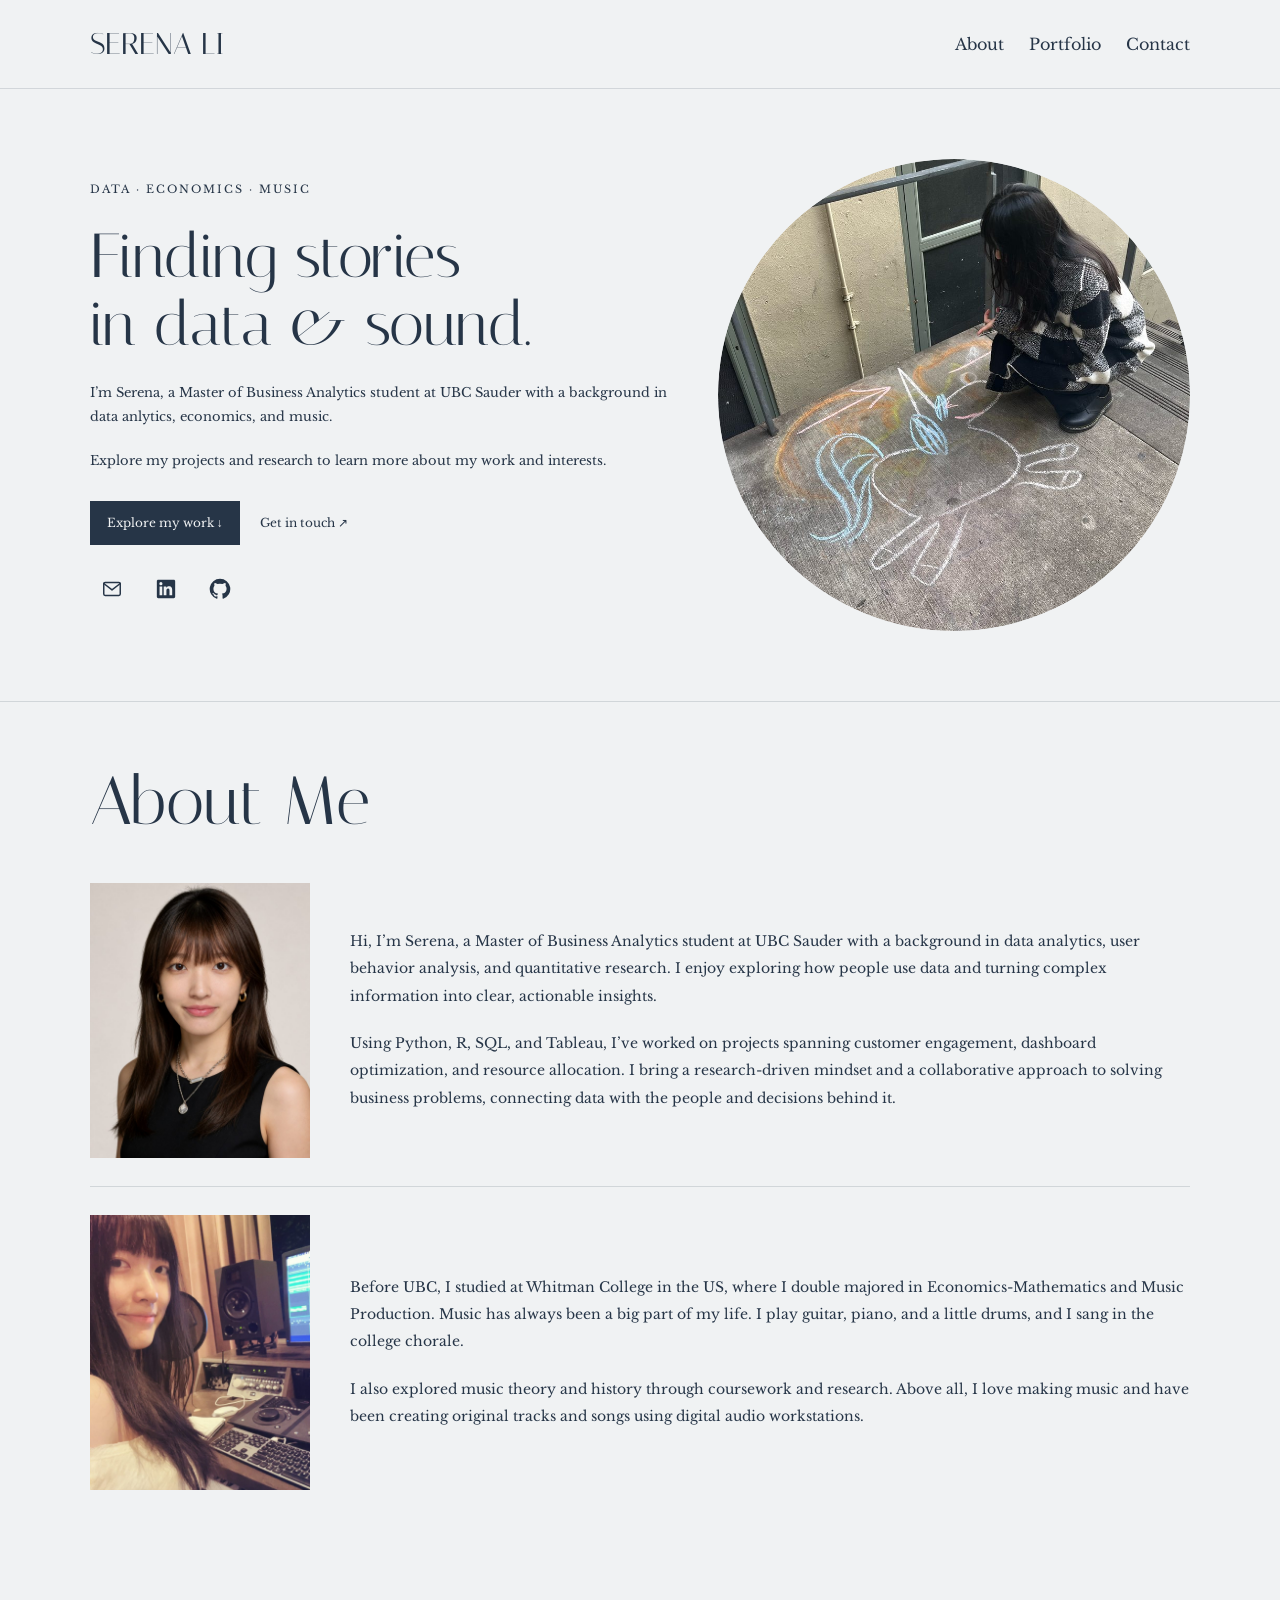
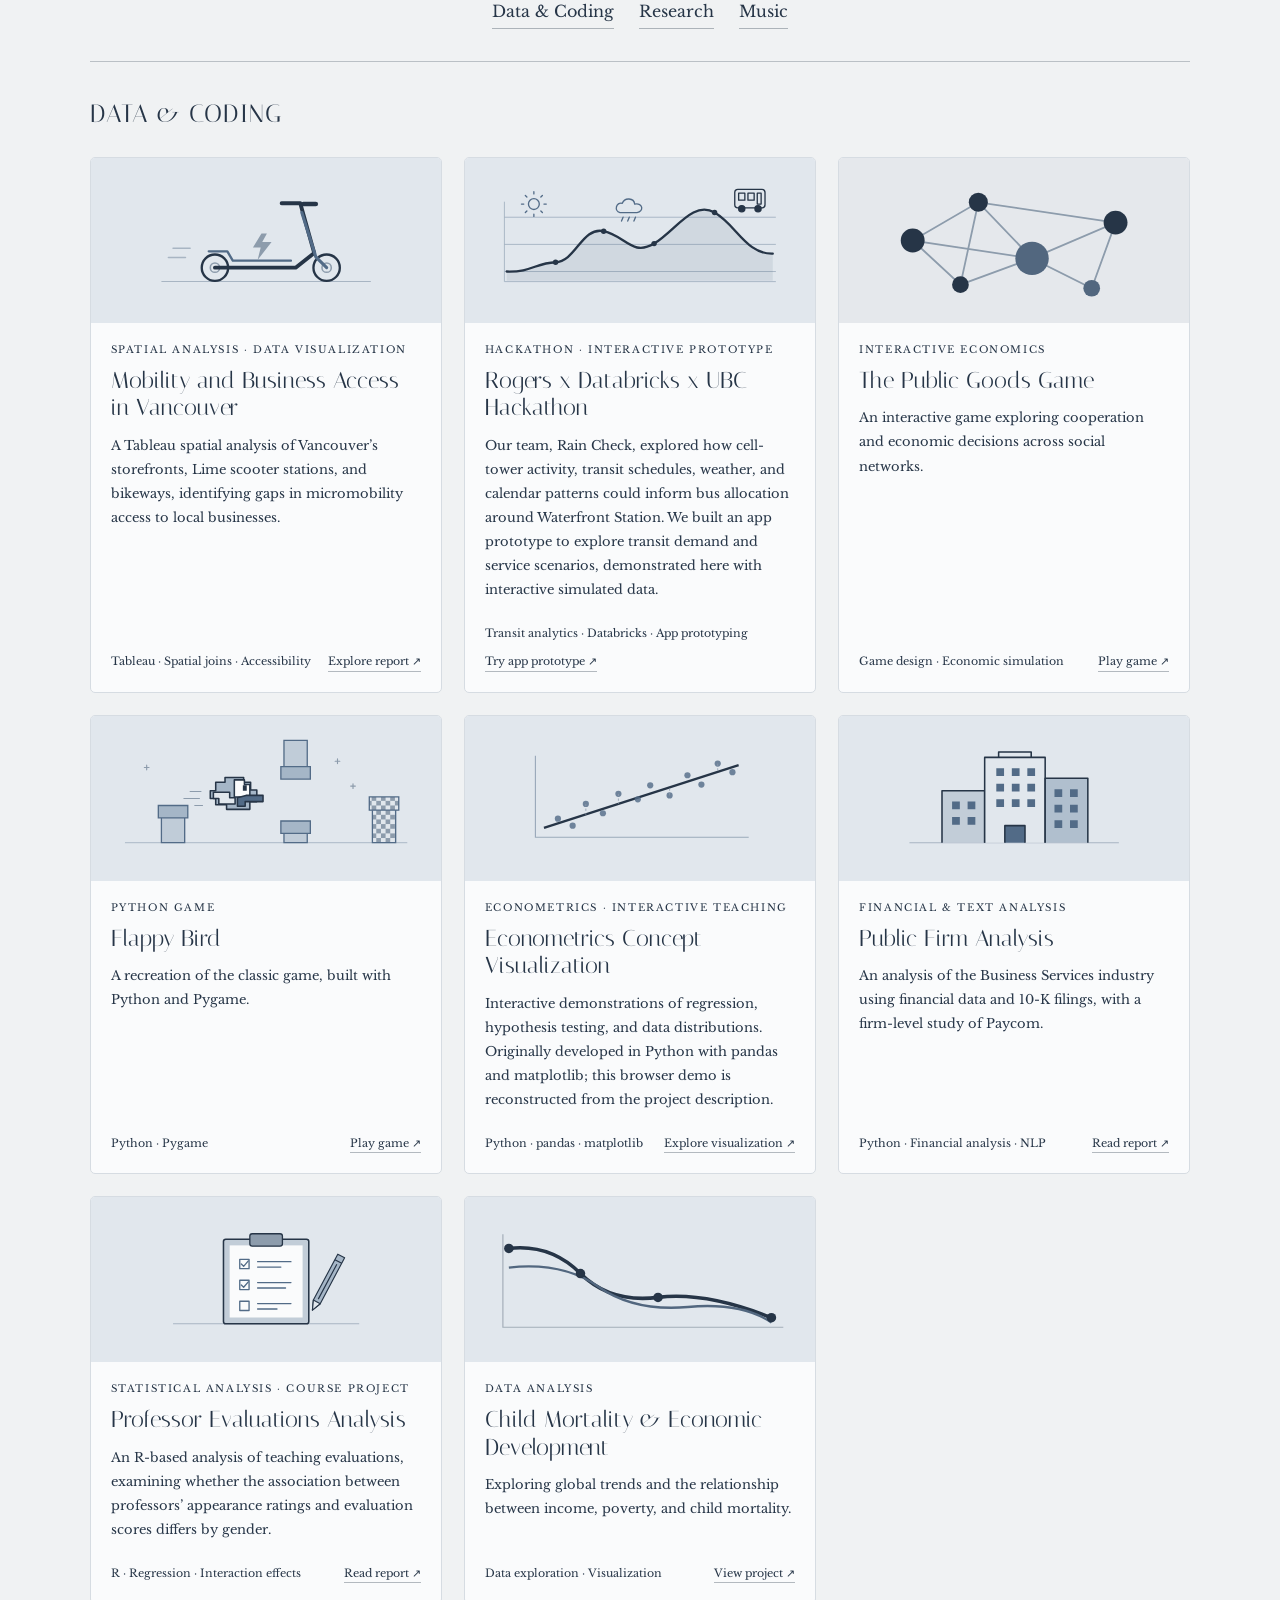
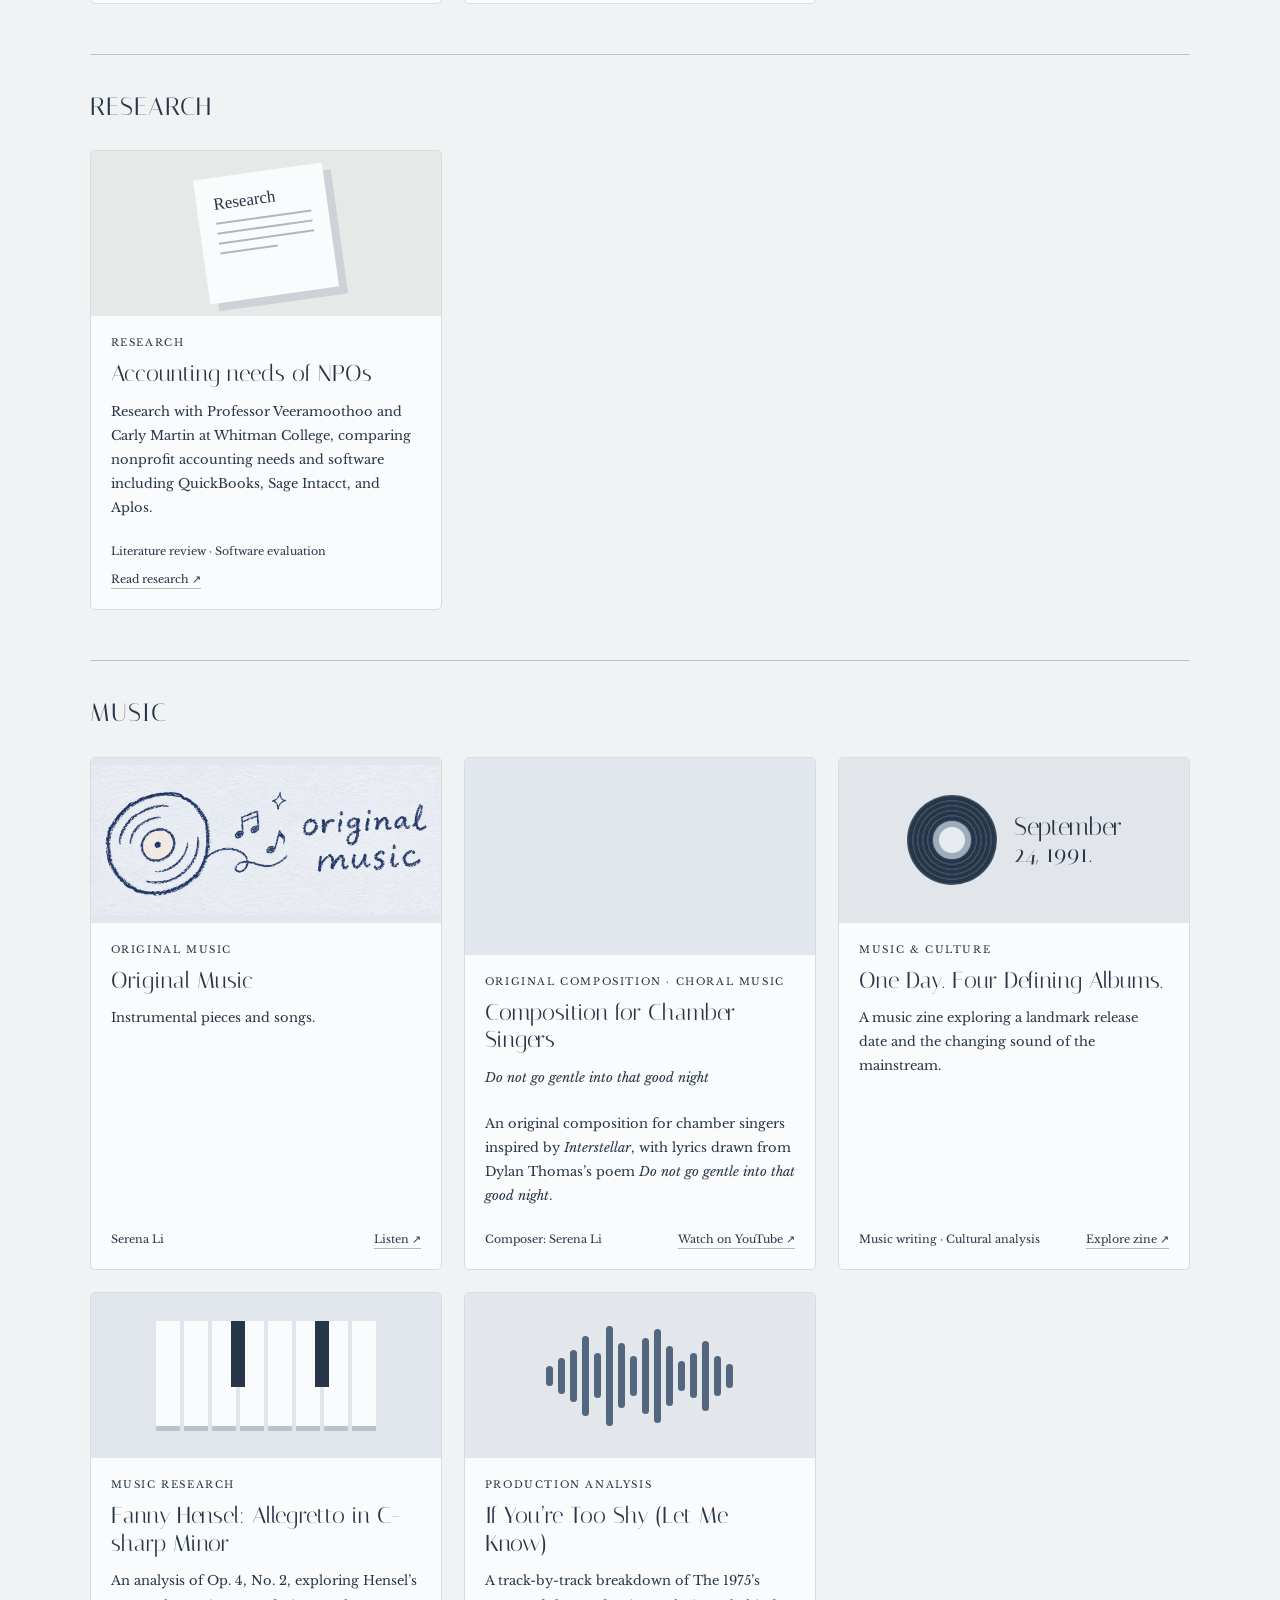
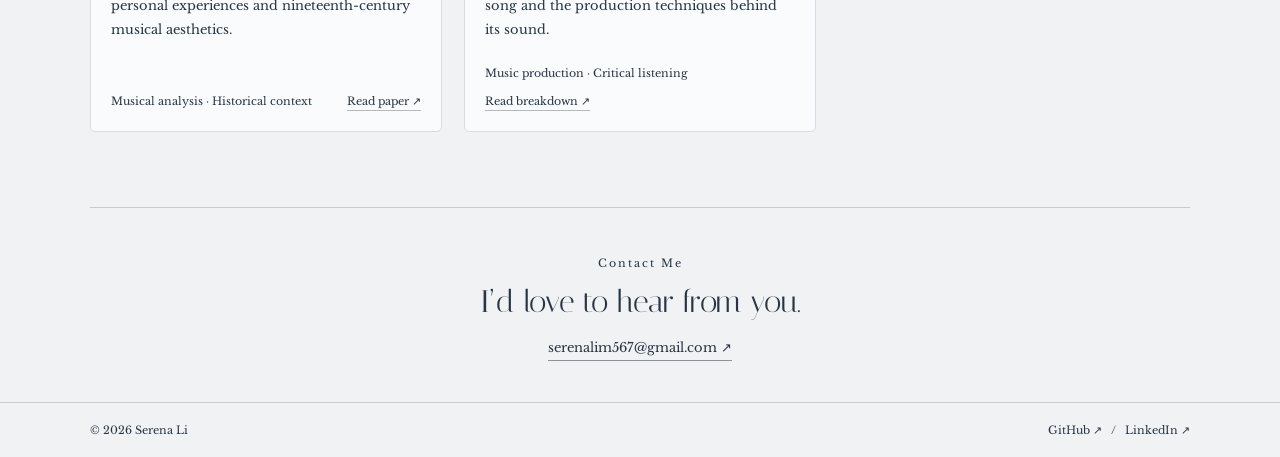
<file: index.html>
<!DOCTYPE html>
<html lang="en">
<head>
  <meta charset="UTF-8">
  <meta name="viewport" content="width=device-width, initial-scale=1">
  <title>Serena Li · Data, Economics &amp; Music</title>
  <meta name="description" content="Serena Li’s personal portfolio: projects in data analysis, coding, research, and music.">
  <meta name="theme-color" content="#F0F2F3">
  <link rel="preconnect" href="https://fonts.googleapis.com">
  <link rel="preconnect" href="https://fonts.gstatic.com" crossorigin>
  <link href="https://fonts.googleapis.com/css2?family=Italiana&family=Libre+Baskerville:wght@400;700&family=Source+Sans+3:wght@400;500&display=swap" rel="stylesheet">
  <link rel="stylesheet" href="style.css?v=three-columns-1">
  <script src="script.js" defer></script>
</head>
<body>
  <div id="portfolio" aria-label="Serena Li portfolio design">
    <header>
      <a class="name" href="#dark-home">
        SERENA LI
      </a>
      <nav aria-label="Main navigation">
        <a href="#about-me">About</a>
        <a href="#dark-work">
          Portfolio
        </a>
        <a href="#dark-contact">
          Contact
        </a>
      </nav>
    </header>
    <main>
      <section class="hero" id="dark-home">
        <div class="hero-copy">
          <p class="overline">
            DATA · ECONOMICS · MUSIC
          </p>
          <h1>
            Finding stories
            <br>
            in data &amp; sound.
          </h1>
          <p class="intro">
            I’m Serena, a Master of Business Analytics student at UBC Sauder with a background in data anlytics, economics, and music.
          </p>
          <p class="intro">
            Explore my projects and research to learn more about my work and interests.
          </p>
          <div class="hero-actions">
            <a class="solid-link" href="#dark-work">
              Explore my work ↓
            </a>
            <a href="#dark-contact">
              Get in touch ↗
            </a>
          </div>
                  <!-- Personal contact links -->
          <div class="social-links" aria-label="Find me online">
            <a href="mailto:serenalim567@gmail.com" aria-label="Email Serena" title="Email">
              <svg viewBox="0 0 24 24" fill="none" stroke="currentColor" stroke-width="1.6" stroke-linecap="round" stroke-linejoin="round" aria-hidden="true">
                <rect x="3" y="5" width="18" height="14" rx="1.5"></rect>
                <path d="m3 6 9 7 9-7"></path>
              </svg>
            </a>
            <a href="https://www.linkedin.com/in/mujing-li-7a3a5b397/" target="_blank" rel="noopener noreferrer" aria-label="Serena on LinkedIn" title="LinkedIn">
              <svg viewBox="0 0 24 24" fill="currentColor" aria-hidden="true">
                <path d="M20.45 2H3.55C2.69 2 2 2.68 2 3.52v16.96c0 .84.69 1.52 1.55 1.52h16.9c.86 0 1.55-.68 1.55-1.52V3.52c0-.84-.69-1.52-1.55-1.52ZM7.93 18.75H4.98V9.2h2.95v9.55ZM6.45 7.9a1.71 1.71 0 1 1 0-3.42 1.71 1.71 0 0 1 0 3.42Zm12.3 10.85H15.8V14.1c0-1.11-.02-2.54-1.55-2.54-1.55 0-1.79 1.21-1.79 2.46v4.73H9.51V9.2h2.83v1.3h.04c.39-.74 1.36-1.52 2.79-1.52 2.98 0 3.58 1.96 3.58 4.51v5.26Z"></path>
              </svg>
            </a>
            <a href="https://github.com/serenalimj" target="_blank" rel="noopener noreferrer" aria-label="Serena on GitHub" title="GitHub">
              <svg viewBox="0 0 24 24" fill="currentColor" aria-hidden="true">
                <path d="M12 .75a11.25 11.25 0 0 0-3.56 21.92c.56.1.77-.24.77-.54v-2.1c-3.13.68-3.79-1.33-3.79-1.33-.51-1.3-1.25-1.65-1.25-1.65-1.02-.7.08-.68.08-.68 1.13.08 1.72 1.16 1.72 1.16 1 1.72 2.63 1.22 3.27.93.1-.73.39-1.22.71-1.5-2.5-.28-5.13-1.25-5.13-5.56 0-1.23.44-2.23 1.16-3.02-.12-.28-.5-1.43.11-2.98 0 0 .95-.3 3.09 1.15a10.76 10.76 0 0 1 5.62 0c2.15-1.45 3.09-1.15 3.09-1.15.61 1.55.23 2.7.11 2.98.72.79 1.16 1.79 1.16 3.02 0 4.32-2.63 5.28-5.14 5.56.4.35.76 1.03.76 2.08v3.09c0 .3.2.65.77.54A11.25 11.25 0 0 0 12 .75Z"></path>
              </svg>
            </a>
          </div>
</div>
        <figure class="hero-photo">
          <img src="photo1.jpg?v=4" alt="Serena Li" width="480" height="480">
        </figure>
      </section>
      <section class="about-page" id="about-me" aria-labelledby="about-heading">
      <div class="about-page-heading">
        <h2 id="about-heading">About Me</h2>
      </div>

      <div class="about-story">
        <section class="about-story-row" aria-label="Data and background">
          <figure class="life-frame about-story-photo">
            <div class="photo-placeholder"><span>01</span><p>职业或日常照片</p></div>
            <img src="about-life-1.jpg" alt="Serena’s professional and everyday life" loading="lazy" onerror="this.remove()">
          </figure>
          <div class="about-page-copy">
            <p>Hi, I’m Serena, a Master of Business Analytics student at UBC Sauder with a background in data analytics, user behavior analysis, and quantitative research. I enjoy exploring how people use data and turning complex information into clear, actionable insights.</p>
            <p>Using Python, R, SQL, and Tableau, I’ve worked on projects spanning customer engagement, dashboard optimization, and resource allocation. I bring a research-driven mindset and a collaborative approach to solving business problems, connecting data with the people and decisions behind it.</p>
          
          </div>
        </section>
        <section class="about-story-row" aria-label="Music and creative life">
          <figure class="life-frame about-story-photo">
            <div class="photo-placeholder"><span>02</span><p>录音室或音乐照片</p></div>
            <img src="about-life-2.jpg" alt="Serena’s music and studio life" loading="lazy" onerror="this.remove()">
          </figure>
          <div class="about-page-copy">
            <p>Before UBC, I studied at Whitman College in the US, where I double majored in Economics-Mathematics and Music Production. Music has always been a big part of my life. I play guitar, piano, and a little drums, and I sang in the college chorale.</p>
            <p>I also explored music theory and history through coursework and research. Above all, I love making music and have been creating original tracks and songs using digital audio workstations.</p>
          
          </div>
        </section>
      </div>
    </section>
      <section class="work" id="dark-work">
        <nav class="section-jumps" aria-label="Portfolio sections">
          <a href="#work-data">
            Data &amp; Coding
          </a>
          <a href="#work-research">
            Research
          </a>
          <a href="#work-music">
            Music
          </a>
        </nav>
        <section class="discipline" id="work-data" aria-label="Data">
          <div class="discipline-head">
            <h2>
              DATA &amp; CODING
            </h2>
          </div>
          <div class="work-grid">
                        <!-- Rain Check: interactive hackathon prototype -->
                        <!-- Mobility and Business Access in Vancouver -->
            <article data-category="Data">
              <div class="cover" aria-hidden="true">
                <svg viewBox="0 0 400 150" xmlns="http://www.w3.org/2000/svg">
                  <path d="M65 128H335" stroke="#a8b5c3" stroke-width="1.3"/>
                  <g stroke="#263547" stroke-linecap="round" stroke-linejoin="round" fill="none">
                    <circle cx="134" cy="110" r="17" stroke-width="3"/>
                    <circle cx="278" cy="110" r="17" stroke-width="3"/>
                    <circle cx="134" cy="110" r="6" stroke="#8d9cac" stroke-width="2"/>
                    <circle cx="278" cy="110" r="6" stroke="#8d9cac" stroke-width="2"/>
                    <path d="M134 110h104l24-19-18-64h-24" stroke-width="5"/>
                    <path d="M248 28h16" stroke-width="6"/>
                    <path d="M246 39l18 57 14 14" stroke="#526b87" stroke-width="4"/>
                    <path d="M126 89h24l7 12h75" stroke="#526b87" stroke-width="3"/>
                  </g>
                  <path d="M194 66l-11 18h10l-4 16 18-23h-12l6-11z" fill="#8d9cac"/>
                  <path d="M80 85h22M74 97h22" stroke="#a8b5c3" stroke-width="2" stroke-linecap="round"/>
                </svg>
              </div>
              <div class="cardtext">
                <span class="category">Spatial analysis · Data visualization</span>
                <h3>Mobility and Business Access in Vancouver</h3>
                <p>A Tableau spatial analysis of Vancouver’s storefronts,
                  Lime scooter stations, and bikeways, identifying gaps in
                  micromobility access to local businesses.</p>
                <div class="cardfoot">
                  <span>Tableau · Spatial joins · Accessibility</span>
                  <a href="mobility-vancouver.html" target="_blank" rel="noopener noreferrer">Explore report ↗</a>
                </div>
              </div>
            </article>
<article data-category="Data">
              <div class="cover" aria-hidden="true">
                <!-- Decorative transit-demand illustration; not measured data. -->
                <svg viewBox="0 0 400 150" xmlns="http://www.w3.org/2000/svg">
                  <g fill="none" stroke="#9baabb" stroke-width="1">
                    <path d="M25 45H375M25 80H375M25 115H375"/>
                    <path d="M25 25V128H375"/>
                  </g>
                  <path d="M28 115 C60 116 65 104 91 103 S125 57 153 63 S190 96 218 79 S268 23 296 39 S337 93 371 92 L371 127 H28Z" fill="#526b87" opacity=".12"/>
                  <path d="M28 115 C60 116 65 104 91 103 S125 57 153 63 S190 96 218 79 S268 23 296 39 S337 93 371 92" fill="none" stroke="#263547" stroke-width="3" stroke-linecap="round"/>
                  <g fill="#263547">
                    <circle cx="91" cy="103" r="3.5"/><circle cx="153" cy="63" r="3.5"/><circle cx="218" cy="79" r="3.5"/><circle cx="296" cy="39" r="3.5"/>
                  </g>
                  <g stroke="#526b87" stroke-width="1.7" fill="none" stroke-linecap="round" stroke-linejoin="round">
                    <circle cx="63" cy="28" r="7"/>
                    <path d="M63 15V12M63 44V41M50 28H47M79 28H76M54 19L52 17M74 39L72 37M54 37L52 39M74 17L72 19"/>
                    <path d="M193 28c-1-8-13-9-16-1-8-2-11 10-3 12h22c9-1 8-13-3-11ZM178 45l-2 5M186 45l-2 5M194 45l-2 5"/>
                  </g>
                  <g transform="translate(322 9)" stroke="#263547" stroke-width="1.7" stroke-linecap="round" stroke-linejoin="round">
                    <rect x="0" y="0" width="39" height="24" rx="4" fill="#e1e7ed"/>
                    <path d="M5 5h8v9H5ZM17 5h8v9h-8ZM29 5h5v14h-5Z" fill="none"/>
                    <circle cx="9" cy="25" r="4" fill="#263547"/><circle cx="30" cy="25" r="4" fill="#263547"/>
                  </g>
                </svg>
              </div>
              <div class="cardtext">
                <span class="category">Hackathon · Interactive prototype</span>
                <h3>Rogers x Databricks x UBC Hackathon</h3>
                <p>Our team, Rain Check, explored how cell-tower activity, transit schedules,
                  weather, and calendar patterns could inform bus allocation
                  around Waterfront Station. We built an app prototype to explore
                  transit demand and service scenarios, demonstrated here with
                  interactive simulated data.</p>
                <div class="cardfoot">
                  <span>Transit analytics · Databricks · App prototyping</span>
                  <a href="rain-check.html" target="_blank" rel="noopener noreferrer">Try app prototype ↗</a>
                </div>
              </div>
            </article>
<article data-category="Data">
              <div class="cover network">
                <svg viewBox="0 0 260 100" aria-hidden="true">
                  <g stroke="#8d9cac" stroke-width="1.5">
                    <path d="M45 50L100 18L145 65L215 35L195 90L145 65L85 87L45 50L145 65M100 18L215 35M85 87L100 18" fill="none"/>
                  </g>
                  <g fill="#263547">
                    <circle cx="45" cy="50" r="10"/>
                    <circle cx="100" cy="18" r="8"/>
                    <circle cx="215" cy="35" r="10"/>
                    <circle cx="85" cy="87" r="7"/>
                  </g>
                  <g fill="#52677f">
                    <circle cx="145" cy="65" r="14"/>
                    <circle cx="195" cy="90" r="7"/>
                  </g>
                </svg>
              </div>
              <div class="cardtext">
                <span class="category">
                  Interactive economics
                </span>
                <h3>
                  The Public Goods Game
                </h3>
                <p>
                  An interactive game exploring cooperation and economic decisions across social networks.
                </p>
                <div class="cardfoot">
                  <span>
                    Game design · Economic simulation
                  </span>
                  <a href="public-goods.html" target="_blank" rel="noopener noreferrer">
                    Play game ↗
                  </a>
                </div>
              </div>
            </article>
            <article data-category="Data">
              <div class="cover" aria-hidden="true">
                <!-- Decorative game illustration in the portfolio palette. -->
                <svg viewBox="0 0 400 150" xmlns="http://www.w3.org/2000/svg">
                  <defs>
                    <pattern id="bird-finish-checks" width="12" height="12" patternUnits="userSpaceOnUse">
                      <rect width="12" height="12" fill="#e1e7ed"/>
                      <path d="M0 0h6v6H0zM6 6h6v6H6z" fill="#8d9cac"/>
                    </pattern>
                  </defs>
                  <path d="M18 132H382" stroke="#9baabb" stroke-width="1"/>
                  <g fill="#c0ccd8" stroke="#526b87" stroke-width="1.7">
                    <path d="M65 96h30v36H65z"/><path d="M61 84h38v16H61z" fill="#a5b6c7"/>
                    <path d="M223 0h30v38h-30z"/><path d="M219 34h38v16h-38z" fill="#a5b6c7"/>
                    <path d="M223 116h30v16h-30z"/><path d="M219 104h38v16h-38z" fill="#a5b6c7"/>
                    <path d="M337 86h30v46h-30z" fill="url(#bird-finish-checks)"/>
                    <path d="M333 73h38v17h-38z" fill="url(#bird-finish-checks)"/>
                  </g>
                  <g stroke="#263547" stroke-width="2" stroke-linejoin="round">
                    <path d="M128 65h7V54h12v-6h24v6h9v10h8v15h-9v10h-30v-6h-14v-8h-7z" fill="#a5b6c7"/>
                    <path d="M132 67h21v7h7v8h-21v-7h-7z" fill="#e1e7ed"/>
                    <path d="M159 51h13v6h7v16h-20z" fill="#fafbfc"/>
                    <path d="M174 71h22v8h-23v6h-10V74z" fill="#526b87"/>
                    <path d="M170 58h5v7h-5z" fill="#263547" stroke="none"/>
                  </g>
                  <g stroke="#8d9cac" stroke-width="1.5" fill="none" stroke-linecap="round">
                    <path d="M102 66h14M94 75h20M108 84h10"/>
                    <path d="M292 24v6M289 27h6M312 56v6M309 59h6M46 32v6M43 35h6"/>
                  </g>
                </svg>
              </div>
              <div class="cardtext">
                <span class="category">
                  Python game
                </span>
                <h3>
                  Flappy Bird
                </h3>
                <p>
                  A recreation of the classic game, built with Python and Pygame.
                </p>
                <div class="cardfoot">
                  <span>
                    Python · Pygame
                  </span>
                  <a href="flappy-bird.html" target="_blank" rel="noopener noreferrer">
                    Play game ↗
                  </a>
                </div>
              </div>
            </article>
            <!-- Reconstructed econometrics teaching visualization -->
            <article data-category="Data">
              <div class="cover" aria-hidden="true">
                <svg viewBox="0 0 400 150" xmlns="http://www.w3.org/2000/svg">
                  <path d="M65 20V125H340" fill="none" stroke="#9baabb" stroke-width="1.5"/>
                  <path d="M76 113L327 32" fill="none" stroke="#263547" stroke-width="3"/>
                  <g fill="#526b87" opacity=".8">
                    <circle cx="94" cy="101" r="4"/><circle cx="113" cy="110" r="4"/>
                    <circle cx="130" cy="82" r="4"/><circle cx="152" cy="94" r="4"/>
                    <circle cx="172" cy="69" r="4"/><circle cx="197" cy="76" r="4"/>
                    <circle cx="213" cy="58" r="4"/><circle cx="238" cy="71" r="4"/>
                    <circle cx="261" cy="45" r="4"/><circle cx="279" cy="57" r="4"/>
                    <circle cx="300" cy="30" r="4"/><circle cx="319" cy="41" r="4"/>
                  </g>
                  <g stroke="#8d9cac" stroke-dasharray="3 3">
                    <path d="M130 82v14M172 69v13M238 71V61M300 30v11"/>
                  </g>
                </svg>
              </div>
              <div class="cardtext">
                <span class="category">Econometrics · Interactive teaching</span>
                <h3>Econometrics Concept Visualization</h3>
                <p>Interactive demonstrations of regression, hypothesis testing,
                  and data distributions. Originally developed in Python with
                  pandas and matplotlib; this browser demo is reconstructed
                  from the project description.</p>
                <div class="cardfoot">
                  <span>Python · pandas · matplotlib</span>
                  <a href="econometrics.html" target="_blank" rel="noopener noreferrer">Explore visualization ↗</a>
                </div>
              </div>
            </article>

            <article data-category="Data">
              <div class="cover" aria-hidden="true">
                <svg viewBox="0 0 400 150" xmlns="http://www.w3.org/2000/svg">
                  <path d="M65 132H335" stroke="#a8b5c3" stroke-width="1.3"/>
                  <g stroke="#263547" stroke-width="2" stroke-linejoin="round">
                    <path d="M107 132V65h55v67" fill="#c2cdd8"/>
                    <path d="M162 132V22h78v110" fill="#e1e7ed"/>
                    <path d="M240 132V49h55v83" fill="#b0bfce"/>
                    <path d="M188 132v-22h26v22" fill="#526b87"/>
                    <path d="M180 22v-7h42v7" fill="none"/>
                  </g>
                  <g fill="#526b87">
                    <path d="M177 36h10v10h-10zM197 36h10v10h-10zM217 36h10v10h-10zM177 56h10v10h-10zM197 56h10v10h-10zM217 56h10v10h-10zM177 76h10v10h-10zM197 76h10v10h-10zM217 76h10v10h-10z"/>
                    <path d="M120 79h10v10h-10zM140 79h10v10h-10zM120 99h10v10h-10zM140 99h10v10h-10zM252 63h10v10h-10zM272 63h10v10h-10zM252 83h10v10h-10zM272 83h10v10h-10zM252 103h10v10h-10zM272 103h10v10h-10z"/>
                  </g>
                </svg>
              </div>
              <div class="cardtext">
                <span class="category">Financial &amp; text analysis</span>
                <h3>Public Firm Analysis</h3>
                <p>
                  An analysis of the Business Services industry using financial
                  data and 10-K filings, with a firm-level study of Paycom.
                </p>
                <div class="cardfoot">
                  <span>Python · Financial analysis · NLP</span>
                  <a
                    href="BAIT508_Public_Firm_Analysis_Report_Final.pdf"
                    target="_blank"
                    rel="noopener noreferrer"
                  >
                    Read report ↗
                  </a>
                </div>
              </div>
            </article>
            <!-- Professor Evaluations Analysis -->
            <article data-category="Data">
              <div class="cover" aria-hidden="true">
                <svg viewBox="0 0 400 150" xmlns="http://www.w3.org/2000/svg">
                  <path d="M80 132H320" stroke="#a8b5c3" stroke-width="1.3"/>
                  <rect x="145" y="23" width="110" height="109" rx="3" fill="#c2cdd8" stroke="#263547" stroke-width="2"/>
                  <rect x="153" y="31" width="94" height="93" fill="#fafbfc"/>
                  <rect x="179" y="16" width="42" height="16" rx="3" fill="#8d9cac" stroke="#263547" stroke-width="1.7"/>
                  <g stroke="#526b87" stroke-width="1.7" fill="none" stroke-linecap="round" stroke-linejoin="round">
                    <rect x="166" y="49" width="12" height="12"/>
                    <path d="m168 55 3 3 6-7M189 52h43M189 59h30"/>
                    <rect x="166" y="76" width="12" height="12"/>
                    <path d="m168 82 3 3 6-7M189 79h43M189 86h36"/>
                    <rect x="166" y="103" width="12" height="12"/>
                    <path d="M189 106h43M189 113h25"/>
                  </g>
                  <g transform="rotate(28 278 80)" stroke="#263547" stroke-width="1.5" stroke-linejoin="round">
                    <path d="M273 40h10v67l-5 12-5-12z" fill="#a5b6c7"/>
                    <path d="M273 48h10M278 52v51" fill="none"/>
                    <path d="m273 107 5 12 5-12z" fill="#e1e7ed"/>
                  </g>
                </svg>
              </div>
              <div class="cardtext">
                <span class="category">Statistical analysis · Course project</span>
                <h3>Professor Evaluations Analysis</h3>
                <p>An R-based analysis of teaching evaluations, examining whether
                  the association between professors’ appearance ratings and
                  evaluation scores differs by gender.</p>
                <div class="cardfoot">
                  <span>R · Regression · Interaction effects</span>
                  <a href="Project.pdf" target="_blank" rel="noopener noreferrer">Read report ↗</a>
                </div>
              </div>
            </article>

            <!-- Public Firm Analysis: original report -->
            <article data-category="Data">
              <div class="cover">
                <svg viewBox="0 0 260 100" aria-hidden="true">
                  <path d="M15 12V90H250" stroke="#a4aeb9" fill="none"/>
                  <path d="M20 24Q55 20 80 45T145 65T240 82" fill="none" stroke="#263547" stroke-width="3"/>
                  <path d="M20 40Q65 35 95 56T170 73T240 86" fill="none" stroke="#52677f" stroke-width="2"/>
                  <g fill="#263547">
                    <circle cx="20" cy="24" r="4"/>
                    <circle cx="80" cy="45" r="4"/>
                    <circle cx="145" cy="65" r="4"/>
                    <circle cx="240" cy="82" r="4"/>
                  </g>
                </svg>
              </div>
              <div class="cardtext">
                <span class="category">
                  Data analysis
                </span>
                <h3>
                  Child Mortality &amp; Economic Development
                </h3>
                <p>
                  Exploring global trends and the relationship between income, poverty, and child mortality.
                </p>
                <div class="cardfoot">
                  <span>
                    Data exploration · Visualization
                  </span>
                  <a href="https://serenalimj.github.io/child_mortality/" target="_blank" rel="noopener noreferrer">
                    View project ↗
                  </a>
                </div>
              </div>
            </article>

          </div>
        </section>
        <section class="discipline" id="work-research" aria-label="Research">
          <div class="discipline-head">
            <h2>
              RESEARCH
            </h2>
          </div>
          <div class="work-grid">
            <article data-category="Research">
              <div class="cover research">
                <div class="sheet">
                  Research
                  <span>
                  </span>
                  <span>
                  </span>
                  <span>
                  </span>
                  <span style="width:60%">
                  </span>
                </div>
              </div>
              <div class="cardtext">
                <span class="category">
                  Research
                </span>
                <h3>
                  Accounting needs of NPOs
                </h3>
                <p>
                  Research with Professor Veeramoothoo and Carly Martin at Whitman College, comparing nonprofit accounting needs and software including QuickBooks, Sage Intacct, and Aplos.
                </p>
                <div class="cardfoot">
                  <span>
                    Literature review · Software evaluation
                  </span>
                  <a href="https://serenalimj.github.io/portfolio/Combined_Abshire_Lit_Review%20(1).pdf" target="_blank" rel="noopener noreferrer">
                    Read research ↗
                  </a>
                </div>
              </div>
            </article>
          </div>
        </section>
        <section class="discipline" id="work-music" aria-label="Music">
          <div class="discipline-head">
            <h2>
              MUSIC
            </h2>
          </div>
          <div class="work-grid">
                        <!-- Original composition for chamber singers -->
                        <!-- Original Music -->
            <article data-category="Music">
              <div class="cover" style="padding: 0; overflow: hidden;">
                <img src="original-music-cover.jpg" alt="Original Music — illustrated record and musical notes" loading="lazy" width="1200" height="512" style="display: block; width: 100%; height: 100%; object-fit: contain;">
              </div>
              <div class="cardtext">
                <span class="category">Original Music</span>
                <h3>Original Music</h3>
                <p>Instrumental pieces and songs.</p>
                <div class="cardfoot">
                  <span>Serena Li</span>
                  <a href="original-music.html" target="_blank" rel="noopener noreferrer">Listen ↗</a>
                </div>
              </div>
            </article>
<article data-category="Music">
              <div class="cover" style="padding: 0; height: auto; aspect-ratio: 16 / 9;">
                <iframe
                  src="https://www.youtube-nocookie.com/embed/MSqSZh_kV5w"
                  title="Do not go gentle into that good night — Composition for Chamber Singers by Serena Li"
                  loading="lazy"
                  referrerpolicy="strict-origin-when-cross-origin"
                  allow="accelerometer; autoplay; clipboard-write; encrypted-media; gyroscope; picture-in-picture; web-share"
                  allowfullscreen
                  style="display: block; width: 100%; height: 100%; border: 0;"
                ></iframe>
              </div>
              <div class="cardtext">
                <span class="category">Original composition · Choral music</span>
                <h3>Composition for Chamber Singers</h3>
                <p><em>Do not go gentle into that good night</em></p>
                <p>An original composition for chamber singers inspired by
                  <em>Interstellar</em>, with lyrics drawn from Dylan Thomas’s
                  poem <em>Do not go gentle into that good night</em>.</p>
                <div class="cardfoot">
                  <span>Composer: Serena Li</span>
                  <a href="https://youtu.be/MSqSZh_kV5w" target="_blank" rel="noopener noreferrer">Watch on YouTube ↗</a>
                </div>
              </div>
            </article>
<article data-category="Music">
              <div class="cover music">
                <div class="record">
                </div>
                <div class="musiclabel">
                  September
                  <br>
                  24, 1991.
                </div>
              </div>
              <div class="cardtext">
                <span class="category">
                  Music &amp; culture
                </span>
                <h3>
                  One Day. Four Defining Albums.
                </h3>
                <p>
                  A music zine exploring a landmark release date and the changing sound of the mainstream.
                </p>
                <div class="cardfoot">
                  <span>
                    Music writing · Cultural analysis
                  </span>
                  <a href="https://serenalimj.github.io/portfolio/Serena-Sep%2024,%201991.pdf" target="_blank" rel="noopener noreferrer">
                    Explore zine ↗
                  </a>
                </div>
              </div>
            </article>
            <article data-category="Music">
              <div class="cover piano" aria-hidden="true">
                <span class="key">
                </span>
                <span class="key">
                </span>
                <span class="key">
                </span>
                <span class="key">
                </span>
                <span class="key">
                </span>
                <span class="key">
                </span>
                <span class="key">
                </span>
                <span class="key">
                </span>
              </div>
              <div class="cardtext">
                <span class="category">
                  Music research
                </span>
                <h3>
                  Fanny Hensel: Allegretto in C-sharp Minor
                </h3>
                <p>
                  An analysis of Op. 4, No. 2, exploring Hensel’s personal experiences and nineteenth-century musical aesthetics.
                </p>
                <div class="cardfoot">
                  <span>
                    Musical analysis · Historical context
                  </span>
                  <a href="https://serenalimj.github.io/portfolio/Research%20paper-Serena.pdf" target="_blank" rel="noopener noreferrer">
                    Read paper ↗
                  </a>
                </div>
              </div>
            </article>
            <article data-category="Music">
              <div class="cover wave" aria-hidden="true">
                <span style="height:20px">
                </span>
                <span style="height:36px">
                </span>
                <span style="height:52px">
                </span>
                <span style="height:80px">
                </span>
                <span style="height:45px">
                </span>
                <span style="height:100px">
                </span>
                <span style="height:65px">
                </span>
                <span style="height:40px">
                </span>
                <span style="height:76px">
                </span>
                <span style="height:94px">
                </span>
                <span style="height:60px">
                </span>
                <span style="height:30px">
                </span>
                <span style="height:45px">
                </span>
                <span style="height:70px">
                </span>
                <span style="height:40px">
                </span>
                <span style="height:24px">
                </span>
              </div>
              <div class="cardtext">
                <span class="category">
                  Production analysis
                </span>
                <h3>
                  If You’re Too Shy (Let Me Know)
                </h3>
                <p>
                  A track-by-track breakdown of The 1975’s song and the production techniques behind its sound.
                </p>
                <div class="cardfoot">
                  <span>
                    Music production · Critical listening
                  </span>
                  <a href="https://serenalimj.github.io/portfolio/If%20You%27re%20Too%20Shy-Production%20Breakdown.pdf" target="_blank" rel="noopener noreferrer">
                    Read breakdown ↗
                  </a>
                </div>
              </div>
            </article>
          </div>
        </section>
      </section>
    </main>
    <section class="contact" id="dark-contact">
      <span class="sectionlabel">
        Contact Me
      </span>
      <h2>
        I’d love to hear from you.
      </h2>
      <a href="mailto:serenalim567@gmail.com">
        serenalim567@gmail.com ↗
      </a>
    </section>
    <footer>
      <span>
        ©
        <span id="year">
          2026
        </span>
        Serena Li
      </span>
      <span>
        <a href="https://github.com/serenalimj" target="_blank" rel="noopener noreferrer">
          GitHub ↗
        </a>
        &nbsp; / &nbsp;
        <a href="https://www.linkedin.com/in/mujing-li-7a3a5b397/" target="_blank" rel="noopener noreferrer">
          LinkedIn ↗
        </a>
      </span>
    </footer>
  </div>
</body>
</html>
</file>
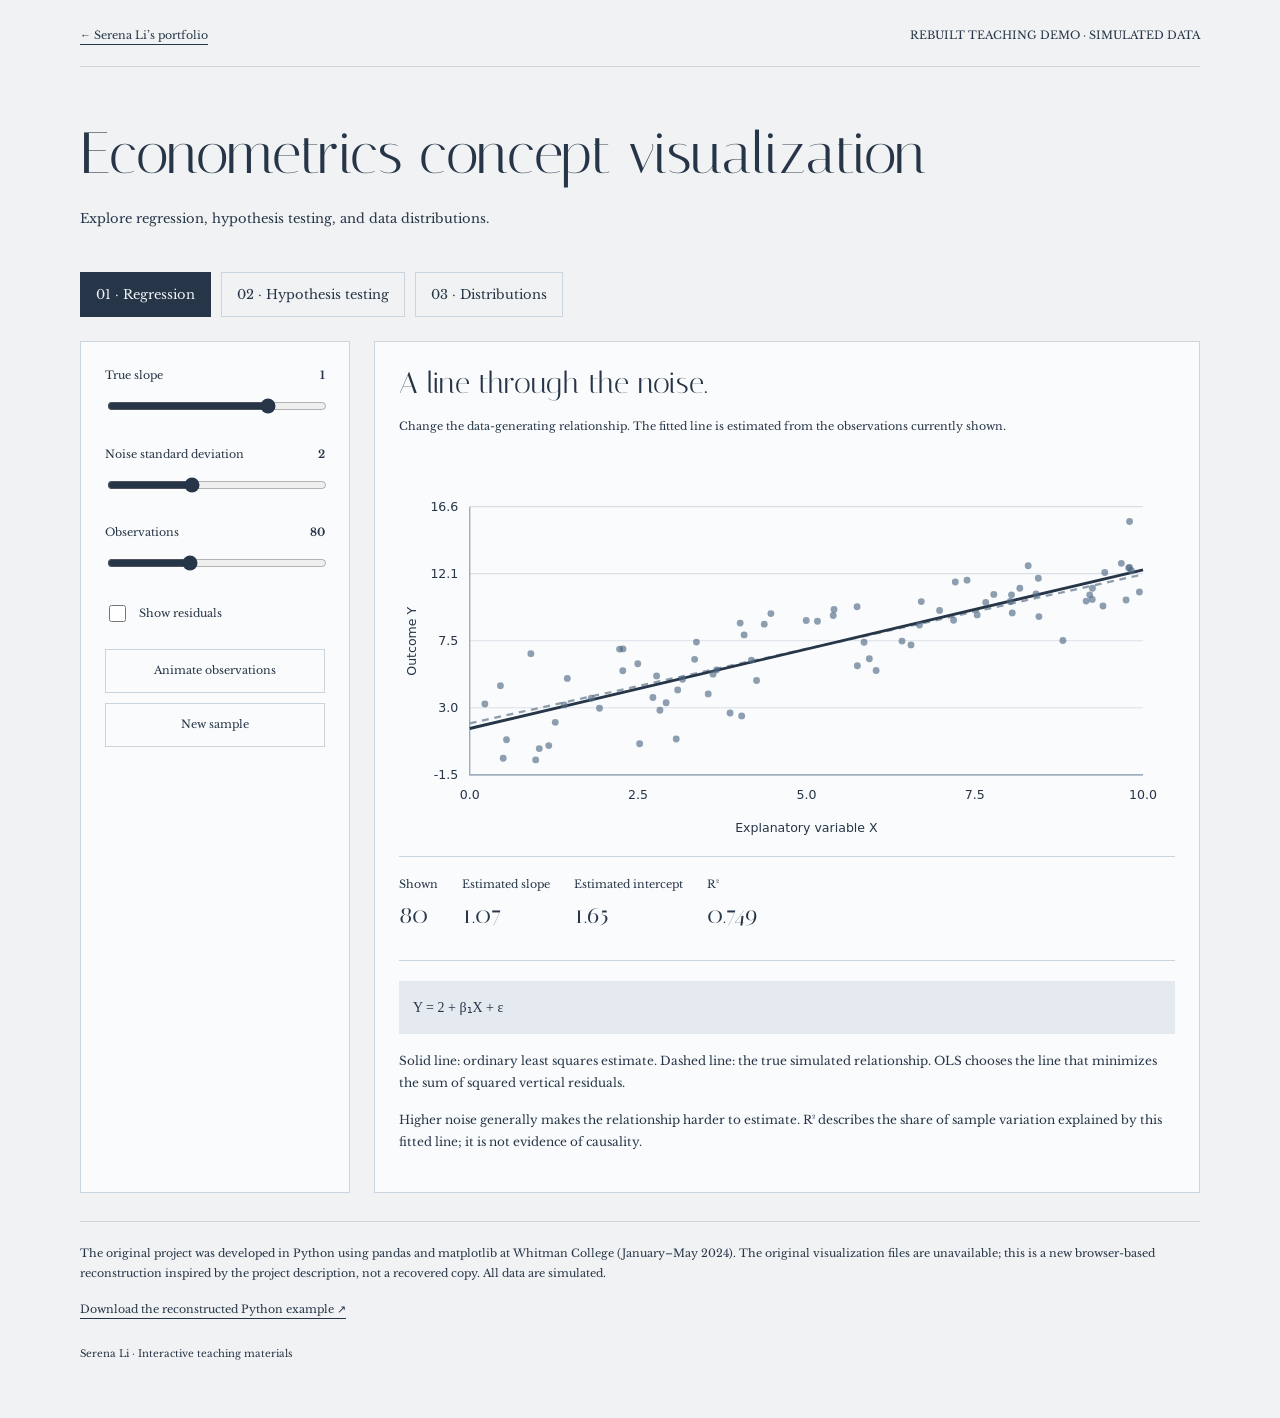
<file: econometrics.html>
<!DOCTYPE html>
<html lang="en"><head><meta charset="UTF-8"><meta name="viewport" content="width=device-width, initial-scale=1"><title>Econometrics Concept Visualization · Serena Li</title><link href="https://fonts.googleapis.com/css2?family=Italiana&family=Libre+Baskerville:wght@400;700&display=swap" rel="stylesheet">
<style>
:root{--bg:#f0f2f3;--ink:#263547;--blue:#526b87;--pale:#dce4ec;--line:#cbd5df;--panel:#fafbfc}*{box-sizing:border-box}body{margin:0;background:var(--bg);color:var(--ink);font:13px/1.8 'Libre Baskerville',Georgia,serif}main{max-width:1180px;margin:auto;padding:26px 30px 55px}a{color:inherit;text-underline-offset:5px}.top{display:flex;justify-content:space-between;gap:16px;flex-wrap:wrap;font-size:11px;padding-bottom:20px;border-bottom:1px solid var(--line)}header{padding:42px 0 25px;max-width:850px}h1,h2,h3{font-family:Italiana,Georgia,serif;font-weight:400;line-height:1.15}h1{font-size:clamp(38px,5vw,58px);margin:12px 0 20px}h2{font-size:30px;margin:0 0 16px}p{margin:0 0 16px}.eyebrow{font-size:10px;letter-spacing:2px}.tabs{display:flex;gap:10px;flex-wrap:wrap;margin-bottom:24px}button,select,input{font:inherit}button,select{background:transparent;color:var(--ink);border:1px solid var(--line);padding:10px 15px;min-height:44px}button{cursor:pointer}button[aria-selected=true],button.primary{background:var(--ink);color:var(--bg);border-color:var(--ink)}button:focus-visible,input:focus-visible,select:focus-visible,a:focus-visible{outline:3px solid #6e8fae;outline-offset:3px}.layout{display:grid;grid-template-columns:270px minmax(0,1fr);gap:24px}.panel{background:var(--panel);padding:24px;border:1px solid var(--line);min-width:0}.controls label{display:block;margin:0 0 24px;font-size:11px}.controls label span{display:flex;justify-content:space-between;gap:10px}input[type=range]{width:100%;accent-color:var(--ink);margin-top:12px}select{width:100%;margin-top:8px;font-size:12px}.small{font-size:11px}.controls button{width:100%;font-size:11px;margin-bottom:10px}.plot{width:100%;height:auto;display:block;margin:15px 0}.plot text{font:11px system-ui,sans-serif;fill:var(--ink)}.stats{display:flex;gap:24px;flex-wrap:wrap;padding:18px 0;border-top:1px solid var(--line);font-size:11px}.stats strong{display:block;font:25px/1.3 Italiana,Georgia,serif;margin-top:5px;font-variant-numeric:tabular-nums}.explain{border-top:1px solid var(--line);padding-top:20px;margin-top:10px;font-size:12px}.formula{background:#e5eaf0;padding:14px;font-family:Georgia,serif;font-size:14px;margin-bottom:16px}.actions{display:flex;gap:12px;flex-wrap:wrap}.note{margin-top:28px;padding-top:22px;border-top:1px solid var(--line);font-size:11px}.checkbox{display:flex!important;gap:10px;align-items:center}.checkbox input{width:17px;height:17px}footer{font-size:10px;margin-top:25px}.status{font-size:11px;margin:12px 0;min-height:20px}@media(max-width:760px){main{padding:20px 16px 40px}.layout{grid-template-columns:1fr}.controls{display:grid;grid-template-columns:1fr 1fr;gap:0 20px}.controls label{min-width:0}.controls button{align-self:end}.panel{padding:20px}.tabs button{font-size:11px}.stats{gap:18px}}@media(max-width:400px){.controls{grid-template-columns:1fr}.plot text{font-size:12px}}
</style></head>
<body><main><div class="top"><a href="index.html#work-data">← Serena Li’s portfolio</a><span>REBUILT TEACHING DEMO · SIMULATED DATA</span></div><header><h1>Econometrics concept visualization</h1><p>Explore regression, hypothesis testing, and data distributions.</p></header><nav class="tabs" role="tablist" aria-label="Choose a concept"><button id="tab-regression" role="tab" aria-controls="concept" aria-selected="true" data-tab="regression">01 · Regression</button><button id="tab-testing" role="tab" aria-controls="concept" aria-selected="false" data-tab="testing">02 · Hypothesis testing</button><button id="tab-distributions" role="tab" aria-controls="concept" aria-selected="false" data-tab="distributions">03 · Distributions</button></nav><section id="concept" role="tabpanel" aria-labelledby="tab-regression"></section><div class="note"><p>The original project was developed in Python using pandas and matplotlib at Whitman College (January–May 2024). The original visualization files are unavailable; this is a new browser-based reconstruction inspired by the project description, not a recovered copy. All data are simulated.</p><a href="econometrics-python.py" download>Download the reconstructed Python example ↗</a></div><footer>Serena Li · Interactive teaching materials</footer></main><script>
/* MODEL */
function rng(seed){let x=seed>>>0;return()=>{x=(1664525*x+1013904223)>>>0;return(x+.5)/4294967296;};}
function normal(random){return Math.sqrt(-2*Math.log(random()))*Math.cos(2*Math.PI*random());}
function regression(points){const n=points.length;if(n<2)return null;const mx=points.reduce((s,p)=>s+p[0],0)/n,my=points.reduce((s,p)=>s+p[1],0)/n;const sxx=points.reduce((s,p)=>s+(p[0]-mx)**2,0);if(sxx<1e-12)return null;const slope=points.reduce((s,p)=>s+(p[0]-mx)*(p[1]-my),0)/sxx;const intercept=my-slope*mx;const sst=points.reduce((s,p)=>s+(p[1]-my)**2,0),sse=points.reduce((s,p)=>s+(p[1]-(intercept+slope*p[0]))**2,0);return{slope,intercept,r2:sst>1e-12?1-sse/sst:null};}
function erf(x){const sign=x<0?-1:1;x=Math.abs(x);const t=1/(1+.3275911*x);return sign*(1-(((((1.061405429*t-1.453152027)*t)+1.421413741)*t-.284496736)*t+.254829592)*t*Math.exp(-x*x));}
function cdf(x){return .5*(1+erf(x/Math.SQRT2));}
function critical(alpha){let low=0,high=8;for(let i=0;i<60;i++){const mid=(low+high)/2;if(cdf(mid)<1-alpha/2)low=mid;else high=mid;}return(low+high)/2;}
function zTest(values,mu0,sigma,alpha){const n=values.length,mean=values.reduce((a,b)=>a+b,0)/n,se=sigma/Math.sqrt(n),z=(mean-mu0)/se,p=Math.min(1,Math.max(0,2*(1-cdf(Math.abs(z))))),c=critical(alpha);return{n,mean,se,z,p,critical:c,reject:p<alpha,lower:mean-c*se,upper:mean+c*se};}
function sample(dist,n,seed){const r=rng(seed);return Array.from({length:n},()=>dist==='normal'?normal(r):dist==='uniform'?(r()-.5)*2*Math.sqrt(3):-Math.log(r()));}
function histogram(values,bins){let min=Math.min(...values),max=Math.max(...values);if(min===max){min-=.5;max+=.5;}const width=(max-min)/bins;const counts=Array(bins).fill(0);values.forEach(v=>counts[Math.min(bins-1,Math.floor((v-min)/width))]++);return{min,max,width,counts};}

const $=id=>document.getElementById(id);let tab='regression',seed=42,timer=null,shown=80;
const state={slope:1,noise:2,n:80,residuals:false,testN:40,effect:.3,alpha:.05,dist:'normal',distN:300,bins:18};
const f=(x,n=2)=>Number(x).toFixed(n);
function slider(id,label,min,max,step,value){return `<label><span>${label}<b id="${id}-value">${value}</b></span><input type="range" id="${id}" min="${min}" max="${max}" step="${step}" value="${value}"></label>`;}
function frame(title,controls,description){$('concept').innerHTML=`<div class="layout"><div class="panel controls">${controls}</div><div class="panel"><h2>${title}</h2><p class="small">${description}</p><svg id="plot" class="plot" viewBox="0 0 680 340" role="img"></svg><div class="stats" id="stats" aria-live="polite"></div><div class="explain" id="explain"></div></div></div>`;}
function axes(xmin,xmax,ymin,ymax,xlabel,ylabel){const x=v=>62+(v-xmin)/(xmax-xmin)*590,y=v=>282-(v-ymin)/(ymax-ymin)*235;let svg='';for(let i=0;i<=4;i++){let xv=xmin+(xmax-xmin)*i/4,yv=ymin+(ymax-ymin)*i/4;svg+=`<line x1="62" x2="652" y1="${y(yv)}" y2="${y(yv)}" stroke="#d8e0e7"/><text x="52" y="${y(yv)+4}" text-anchor="end">${f(yv,1)}</text><text x="${x(xv)}" y="303" text-anchor="middle">${f(xv,1)}</text>`;}svg+=`<path d="M62 47V282H652" fill="none" stroke="#8b9caf"/><text x="357" y="332" text-anchor="middle">${xlabel}</text><text transform="translate(15 165) rotate(-90)" text-anchor="middle">${ylabel}</text>`;return{x,y,svg};}
function stats(items){$('stats').innerHTML=items.map(([label,value])=>`<div>${label}<strong>${value}</strong></div>`).join('');}
function bindRange(id,key,render){$(id).oninput=e=>{state[key]=Number(e.target.value);$(id+'-value').textContent=e.target.value;stopAnimation();shown=state.n;render();};}
function stopAnimation(){if(timer){clearInterval(timer);timer=null;}const b=$('animate');if(b)b.textContent='Animate observations';}
function regressionPoints(){const r=rng(seed);return Array.from({length:state.n},()=>{const x=r()*10;return[x,2+state.slope*x+state.noise*normal(r)];});}
function showRegression(){frame('A line through the noise.',slider('slope','True slope',-2,2,.1,state.slope)+slider('noise','Noise standard deviation',.2,5,.2,state.noise)+slider('n','Observations',10,200,10,state.n)+`<label class="checkbox"><input id="residuals" type="checkbox" ${state.residuals?'checked':''}>Show residuals</label><button id="animate">Animate observations</button><button id="resample">New sample</button>`,'Change the data-generating relationship. The fitted line is estimated from the observations currently shown.');['slope','noise','n'].forEach(k=>bindRange(k,k,renderRegression));$('residuals').onchange=e=>{state.residuals=e.target.checked;renderRegression();};$('resample').onclick=()=>{stopAnimation();seed++;shown=state.n;renderRegression();};$('animate').onclick=()=>{if(timer){stopAnimation();return;}shown=2;renderRegression();$('animate').textContent='Pause animation';timer=setInterval(()=>{shown=Math.min(state.n,shown+2);renderRegression();if(shown===state.n)stopAnimation();},100);};shown=state.n;renderRegression();}
function renderRegression(){const all=regressionPoints(),points=all.slice(0,shown),fit=regression(points);const ys=all.map(p=>p[1]);ys.push(2,2+10*state.slope);const ymin=Math.min(...ys)-1,ymax=Math.max(...ys)+1;const a=axes(0,10,ymin,ymax,'Explanatory variable X','Outcome Y');let s=a.svg;const true1=2,true2=2+10*state.slope;s+=`<line x1="${a.x(0)}" y1="${a.y(true1)}" x2="${a.x(10)}" y2="${a.y(true2)}" stroke="#8d9cac" stroke-width="2" stroke-dasharray="6 5"/>`;if(fit){if(state.residuals)points.forEach(p=>s+=`<line x1="${a.x(p[0])}" x2="${a.x(p[0])}" y1="${a.y(p[1])}" y2="${a.y(fit.intercept+fit.slope*p[0])}" stroke="#8d9cac" opacity=".55"/>`);const ya=fit.intercept,yb=fit.intercept+10*fit.slope;s+=`<line x1="${a.x(0)}" y1="${a.y(ya)}" x2="${a.x(10)}" y2="${a.y(yb)}" stroke="#263547" stroke-width="2.5"/>`;}points.forEach(p=>s+=`<circle cx="${a.x(p[0])}" cy="${a.y(p[1])}" r="3" fill="#526b87" opacity=".65"/>`);$('plot').innerHTML=s;$('plot').setAttribute('aria-label',`Regression with ${points.length} observations. Estimated slope ${fit?f(fit.slope):'unavailable'}.`);stats([['Shown',points.length],['Estimated slope',fit?f(fit.slope):'—'],['Estimated intercept',fit?f(fit.intercept):'—'],['R²',fit&&fit.r2!==null?f(fit.r2,3):'—']]);$('explain').innerHTML='<div class="formula">Y = 2 + β₁X + ε</div><p>Solid line: ordinary least squares estimate. Dashed line: the true simulated relationship. OLS chooses the line that minimizes the sum of squared vertical residuals.</p><p>Higher noise generally makes the relationship harder to estimate. R² describes the share of sample variation explained by this fitted line; it is not evidence of causality.</p>';}
function showTesting(){frame('When is a difference surprising?',slider('testN','Sample size',10,200,10,state.testN)+slider('effect','True mean in simulation',-1,1,.05,state.effect)+`<label>Significance level α<select id="alpha"><option value="0.01">0.01</option><option value="0.05">0.05</option><option value="0.1">0.10</option></select></label><button id="test-resample">Draw another sample</button>`,'A two-sided, one-sample z-test with known population standard deviation σ = 1. Null hypothesis: μ = 0.');$('alpha').value=String(state.alpha);bindRange('testN','testN',renderTesting);bindRange('effect','effect',renderTesting);$('alpha').onchange=e=>{state.alpha=Number(e.target.value);renderTesting();};$('test-resample').onclick=()=>{seed++;renderTesting();};renderTesting();}
function renderTesting(){const r=rng(seed+2000);const values=Array.from({length:state.testN},()=>state.effect+normal(r));const t=zTest(values,0,1,state.alpha);const limit=Math.max(4,Math.ceil(Math.abs(t.z)+.6));const a=axes(-limit,limit,0,.42,'Z statistic under H₀','Density');let s=a.svg;const density=z=>Math.exp(-z*z/2)/Math.sqrt(2*Math.PI);for(const [lo,hi,color,opacity] of [[-limit,limit,'#526b87',.1],[-limit,-t.critical,'#526b87',.32],[t.critical,limit,'#526b87',.32]]){const pts=[];for(let i=0;i<=100;i++){const z=lo+(hi-lo)*i/100;pts.push([a.x(z),a.y(density(z))]);}s+=`<path d="M${a.x(lo)},282 L${pts.map(p=>p.join(',')).join(' L')} L${a.x(hi)},282 Z" fill="${color}" opacity="${opacity}"/>`;}let curve=[];for(let i=0;i<=200;i++){const z=-limit+2*limit*i/200;curve.push([a.x(z),a.y(density(z))]);}s+=`<polyline points="${curve.map(p=>p.join(',')).join(' ')}" fill="none" stroke="#526b87" stroke-width="2"/><line x1="${a.x(t.z)}" x2="${a.x(t.z)}" y1="47" y2="282" stroke="#263547" stroke-width="2.5"/><text x="${Math.max(100,Math.min(610,a.x(t.z)))}" y="30" text-anchor="middle">Observed z = ${f(t.z)}</text>`;$('plot').innerHTML=s;$('plot').setAttribute('aria-label',`Null distribution, rejection regions, and observed z ${f(t.z)}. P value ${f(t.p,4)}.`);stats([['Sample mean',f(t.mean,3)],['Standard error',f(t.se,3)],['Two-sided p-value',t.p<.0001?'< 0.0001':f(t.p,4)],['Decision',t.reject?'Reject H₀':'Do not reject H₀']]);$('explain').innerHTML=`<div class="formula">z = (x̄ − μ₀) / (σ / √n) &nbsp; · &nbsp; H₀: μ = 0</div><p>Shaded tails are the rejection regions at α = ${state.alpha}. Critical values: ±${f(t.critical,3)}. The ${(100*(1-state.alpha)).toFixed(0)}% confidence interval for μ is [${f(t.lower,3)}, ${f(t.upper,3)}].</p><p>A p-value measures how unusual this sample statistic would be if H₀ were true. It is not the probability that H₀ is true. Not rejecting H₀ does not prove it.</p><p>The true mean control defines the simulated population. The test itself uses only the sample mean, known σ, and sample size. Real data with unknown σ generally require a t-test instead.</p>`;}
function showDistributions(){frame('Different shapes, different stories.',`<label>Population distribution<select id="distribution"><option value="normal">Normal · μ = 0, σ = 1</option><option value="uniform">Uniform · μ = 0, σ = 1</option><option value="exponential">Exponential · rate = 1</option></select></label>`+slider('distN','Sample size',50,1500,50,state.distN)+slider('bins','Histogram bins',8,35,1,state.bins)+`<button id="dist-resample">Draw another sample</button>`,'Compare how symmetric, flat, and right-skewed populations appear in finite samples.');$('distribution').value=state.dist;bindRange('distN','distN',renderDistributions);bindRange('bins','bins',renderDistributions);$('distribution').onchange=e=>{state.dist=e.target.value;renderDistributions();};$('dist-resample').onclick=()=>{seed++;renderDistributions();};renderDistributions();}
function renderDistributions(){const values=sample(state.dist,state.distN,seed+4000);const h=histogram(values,state.bins);const a=axes(h.min,h.max,0,Math.max(...h.counts)*1.15,'Observed value','Count');let s=a.svg;h.counts.forEach((v,i)=>{const x=a.x(h.min+i*h.width),w=a.x(h.min+(i+1)*h.width)-x;s+=`<rect x="${x+1}" y="${a.y(v)}" width="${Math.max(1,w-2)}" height="${282-a.y(v)}" fill="#526b87" opacity=".8"/>`;});const mean=values.reduce((a,b)=>a+b,0)/values.length,sorted=[...values].sort((a,b)=>a-b),mid=Math.floor(values.length/2),median=values.length%2?sorted[mid]:(sorted[mid-1]+sorted[mid])/2,sd=Math.sqrt(values.reduce((s,v)=>s+(v-mean)**2,0)/(values.length-1));s+=`<line x1="${a.x(mean)}" x2="${a.x(mean)}" y1="47" y2="282" stroke="#263547" stroke-width="2"/><text x="${Math.max(110,Math.min(600,a.x(mean)))}" y="30" text-anchor="middle">Sample mean = ${f(mean)}</text>`;$('plot').innerHTML=s;$('plot').setAttribute('aria-label',`${state.dist} sample histogram, ${values.length} observations, ${h.counts.length} bins.`);stats([['Sample size',values.length],['Sample mean',f(mean)],['Sample median',f(median)],['Sample standard deviation',f(sd)]]);const messages={normal:'The normal population is symmetric and bell-shaped. Sample means and medians are usually close, but a small sample can look uneven.',uniform:'The uniform population gives equal density to all values from −√3 to √3. Equal probability does not mean a finite sample will put the same number of observations in every bin.',exponential:'The exponential population is nonnegative and right-skewed, with population mean and standard deviation both equal to 1. The long right tail usually pulls the mean above the median.'};$('explain').innerHTML=`<p>${messages[state.dist]}</p><p>Changing the bin count redraws the same sample. Drawing another sample changes the observations. Bin choices affect the appearance of a histogram, so inspect both its shape and summary statistics.</p>`;}
function activate(name){stopAnimation();tab=name;document.querySelectorAll('[data-tab]').forEach(b=>b.setAttribute('aria-selected',String(b.dataset.tab===tab)));$('concept').setAttribute('aria-labelledby','tab-'+tab);if(tab==='regression')showRegression();else if(tab==='testing')showTesting();else showDistributions();}
document.querySelectorAll('[data-tab]').forEach(b=>b.onclick=()=>activate(b.dataset.tab));document.addEventListener('visibilitychange',()=>{if(document.hidden)stopAnimation();});activate('regression');

</script></body></html>
</file>
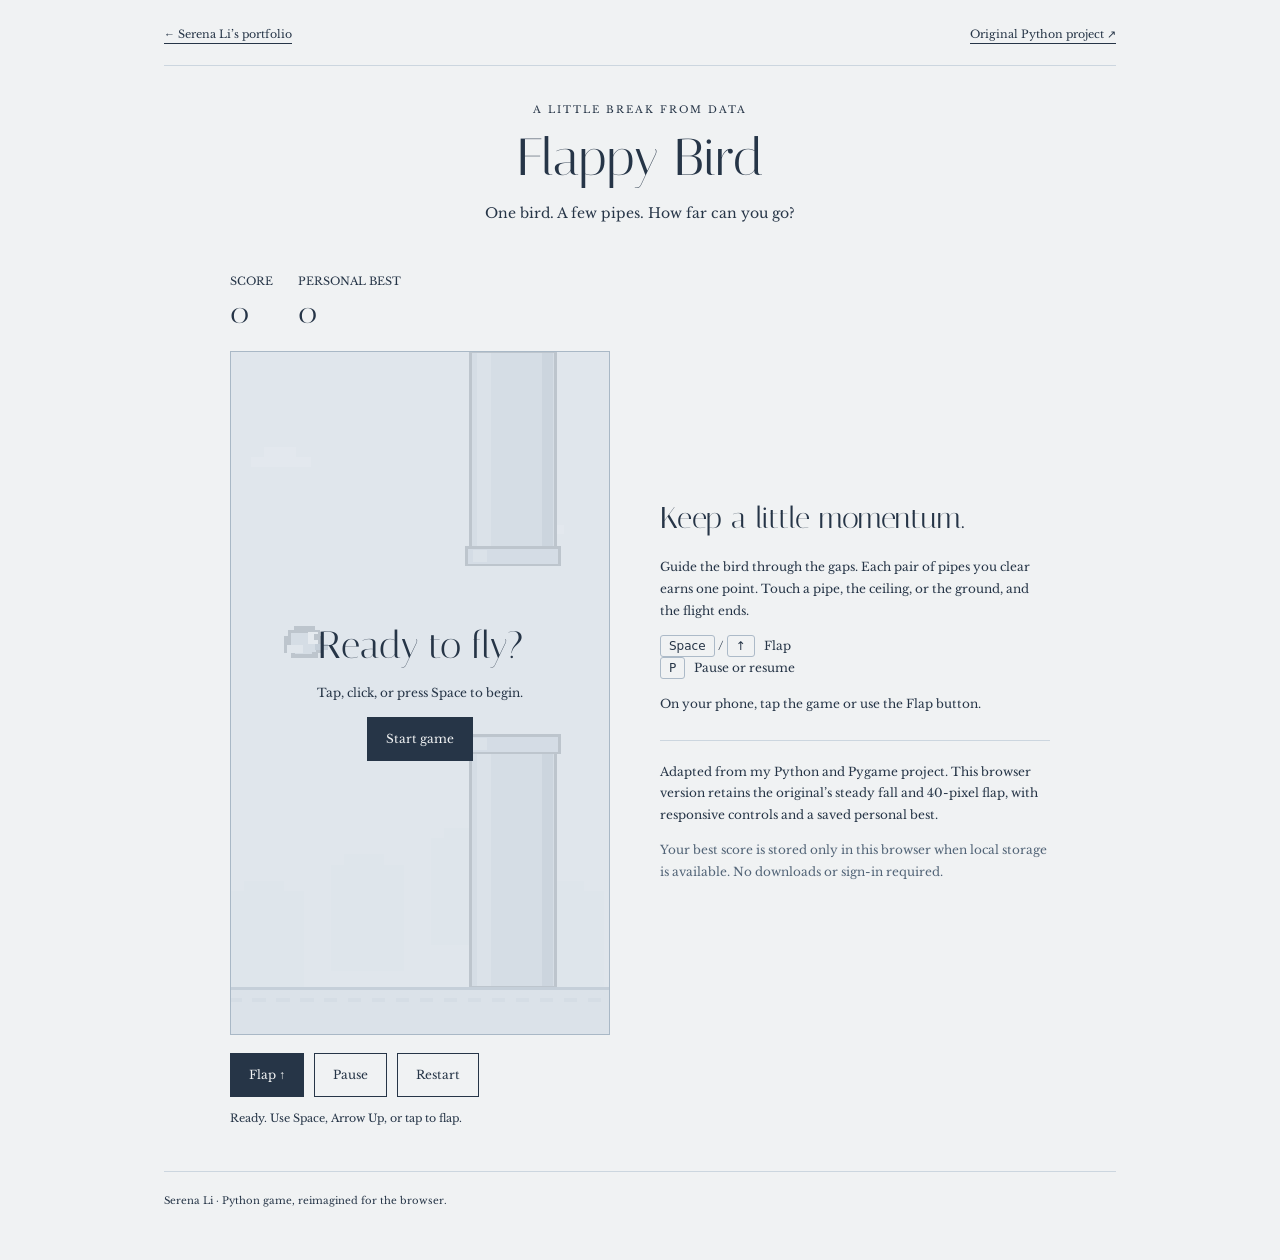
<file: flappy-bird.html>
<!DOCTYPE html>
<html lang="en">
<head>
<meta charset="UTF-8"><meta name="viewport" content="width=device-width, initial-scale=1">
<title>Flappy Bird · Serena Li</title>
<link href="https://fonts.googleapis.com/css2?family=Italiana&family=Libre+Baskerville:wght@400;700&display=swap" rel="stylesheet">
<style>
*{box-sizing:border-box}body{margin:0;background:#f0f2f3;color:#263547;font:14px/1.8 'Libre Baskerville',Georgia,serif}main{max-width:1000px;margin:auto;padding:25px 24px 50px}nav{display:flex;justify-content:space-between;gap:20px;flex-wrap:wrap;border-bottom:1px solid #ccd6df;padding-bottom:20px;font-size:11px}a{color:inherit;text-underline-offset:5px}header{text-align:center;margin:30px 0 24px}h1{font:52px/1.1 Italiana,Georgia,serif;margin:8px 0 15px}.eyebrow{font-size:10px;letter-spacing:2px}p{margin:0 0 14px}.layout{display:grid;grid-template-columns:minmax(0,380px) minmax(0,1fr);gap:50px;align-items:center;max-width:820px;margin:30px auto}.game-shell{position:relative;border:1px solid #a9b8c6;background:#e1e7ed;line-height:0;width:100%;overflow:hidden}canvas{display:block;width:100%;height:auto;aspect-ratio:284/512;touch-action:none;image-rendering:pixelated}.overlay{position:absolute;inset:0;display:flex;align-items:center;justify-content:center;background:#e1e7edcf;text-align:center;line-height:1.7;padding:22px}.overlay[hidden]{display:none}.overlay h2{font:38px/1.1 Italiana,serif;margin:0 0 16px}.overlay p{font-size:12px}.scoreboard{display:flex;gap:25px;padding:16px 0;font-size:11px}.scoreboard strong{font:30px/1.1 Italiana,serif;display:block;margin:5px 0}.copy h2{font:30px/1.2 Italiana,serif;margin:0 0 20px}.copy p{font-size:12px}.rule{border-top:1px solid #ccd6df;padding-top:20px;margin-top:25px}button{background:#263547;color:#f0f2f3;border:1px solid #263547;font:12px 'Libre Baskerville',serif;padding:13px 18px;min-height:44px;cursor:pointer}.secondary{background:transparent;color:#263547}.controls{display:flex;flex-wrap:wrap;gap:10px;margin-top:18px}button:focus-visible,a:focus-visible{outline:3px solid #668bb2;outline-offset:4px}.hint{font-size:10px;color:#526477;margin-top:10px}footer{font-size:10px;border-top:1px solid #ccd6df;padding-top:20px;margin-top:30px}.key{border:1px solid #acbac8;padding:3px 8px;display:inline-block;font:12px system-ui;border-radius:3px}.status{min-height:20px;font-size:11px;margin:12px 0} @media(max-width:650px){main{padding:18px 16px 35px}.layout{grid-template-columns:1fr;gap:25px}.board{width:min(100%,340px);margin:auto}.copy{max-width:450px;margin:auto}h1{font-size:44px}header{margin-bottom:10px}}
</style>
</head>
<body><main>
<nav><a href="index.html#work-data">← Serena Li’s portfolio</a><a href="https://github.com/serenalimj/flappy-bird" target="_blank" rel="noopener noreferrer">Original Python project ↗</a></nav>
<header><span class="eyebrow">A LITTLE BREAK FROM DATA</span><h1>Flappy Bird</h1><p>One bird. A few pipes. How far can you go?</p></header>
<div class="layout"><section class="board" aria-label="Flappy Bird game"><div class="scoreboard"><span>SCORE<strong id="score">0</strong></span><span>PERSONAL BEST<strong id="best">0</strong></span></div><div class="game-shell"><canvas id="game" width="284" height="512" aria-label="Flappy Bird playing field. Press Space or Arrow Up, or tap the screen to flap."></canvas><div id="overlay" class="overlay"><div><h2 id="overlay-title">Ready to fly?</h2><p id="overlay-copy">Tap, click, or press Space to begin.</p><button id="start" type="button">Start game</button></div></div></div><div class="controls"><button id="flap" type="button">Flap ↑</button><button class="secondary" id="pause" type="button">Pause</button><button class="secondary" id="restart" type="button">Restart</button></div><p class="status" id="status" aria-live="polite">Ready. Use Space, Arrow Up, or tap to flap.</p></section>
<aside class="copy"><h2>Keep a little momentum.</h2><p>Guide the bird through the gaps. Each pair of pipes you clear earns one point. Touch a pipe, the ceiling, or the ground, and the flight ends.</p><p><span class="key">Space</span> / <span class="key">↑</span> &nbsp; Flap<br><span class="key">P</span> &nbsp; Pause or resume</p><p>On your phone, tap the game or use the Flap button.</p><div class="rule"><p>Adapted from my Python and Pygame project. This browser version retains the original’s steady fall and 40-pixel flap, with responsive controls and a saved personal best.</p><p class="hint">Your best score is stored only in this browser when local storage is available. No downloads or sign-in required.</p></div></aside></div>
<footer>Serena Li · Python game, reimagined for the browser.</footer>
</main><script>
const W=284,H=512,BIRD={x:40,w:30,h:25},PIPE_WIDTH=64,FLOOR=477;
class Flight {
  constructor(random=Math.random){this.random=random;this.reset();}
  reset(){this.y=206;this.pipes=[{x:180,opening:4,scored:false}];this.score=0;this.state='ready';this.tick=0;}
  flap(){if(this.state==='playing')this.y-=40;}
  start(){this.reset();this.state='playing';}
  step(){
    if(this.state!=='playing')return;
    this.tick++;this.y+=1.5;
    while(this.pipes.length<4){const last=this.pipes[this.pipes.length-1];this.pipes.push({x:last.x+200,opening:1+Math.floor(this.random()*8),scored:false});}
    for(const p of this.pipes)p.x-=1;
    if(this.y<0||this.y+BIRD.h>FLOOR){this.state='over';return;}
    for(const p of this.pipes){const top=(p.opening+1)*32,bottom=(p.opening+5)*32;if(BIRD.x+BIRD.w>p.x&&BIRD.x<p.x+PIPE_WIDTH&&(this.y<top||this.y+BIRD.h>bottom)){this.state='over';return;}}
    for(const p of this.pipes)if(!p.scored&&p.x+PIPE_WIDTH<BIRD.x){p.scored=true;this.score++;}
    this.pipes=this.pipes.filter(p=>p.x+PIPE_WIDTH>-30);
  }
}
const canvas=document.getElementById('game'),ctx=canvas.getContext('2d'),flight=new Flight();let best=0,previous=0,accumulator=0;
try{const saved=Number(localStorage.getItem('serena-flappy-best'));if(Number.isFinite(saved)&&saved>=0)best=Math.floor(saved);}catch{}
const $=id=>document.getElementById(id);$('best').textContent=best;
function overlay(title,copy,label){$('overlay-title').textContent=title;$('overlay-copy').textContent=copy;$('start').textContent=label;$('overlay').hidden=false;}
function start(){flight.start();accumulator=0;previous=0;$('overlay').hidden=true;$('pause').textContent='Pause';$('score').textContent=0;$('status').textContent='Flying. Tap, Space, or Arrow Up to flap.';}
function flap(){if(flight.state==='ready'){start();return;}if(flight.state==='playing')flight.flap();}
function end(){if(flight.score>best){best=flight.score;$('best').textContent=best;try{localStorage.setItem('serena-flappy-best',String(best));}catch{}}overlay('One more flight?',`Score: ${flight.score} · Personal best: ${best}`,'Play again');$('status').textContent=`Flight ended. Score ${flight.score}. Choose Play again to restart.`;}
function pause(){if(flight.state==='playing'){flight.state='paused';overlay('Take a breath.','Your flight is paused.','Resume');$('pause').textContent='Resume';$('status').textContent='Paused.';}else if(flight.state==='paused'){flight.state='playing';previous=0;accumulator=0;$('overlay').hidden=true;$('pause').textContent='Pause';$('status').textContent='Flying.';}}
function pipe(x,y,h){if(h<=0)return;ctx.fillStyle='#a5b6c7';ctx.fillRect(x,y,PIPE_WIDTH,h);ctx.fillStyle='#c4d0dc';ctx.fillRect(x+5,y,10,h);ctx.fillStyle='#748ba2';ctx.fillRect(x+PIPE_WIDTH-10,y,8,h);ctx.strokeStyle='#263547';ctx.lineWidth=2;ctx.strokeRect(x,y,PIPE_WIDTH,h);}
function cap(x,y){ctx.fillStyle='#9fb1c3';ctx.fillRect(x-3,y,PIPE_WIDTH+6,13);ctx.fillStyle='#c4d0dc';ctx.fillRect(x+2,y+2,10,9);ctx.strokeStyle='#263547';ctx.strokeRect(x-3,y,PIPE_WIDTH+6,13);}
function bird(y){const x=BIRD.x;ctx.fillStyle='#263547';ctx.fillRect(x+7,y,16,3);ctx.fillRect(x+3,y+3,24,4);ctx.fillRect(x,y+7,28,13);ctx.fillRect(x+5,y+20,20,4);ctx.fillStyle='#a5b6c7';ctx.fillRect(x+5,y+5,19,14);ctx.fillRect(x+8,y+18,13,3);ctx.fillStyle='#fafbfc';ctx.fillRect(x+18,y+4,7,9);ctx.fillStyle='#263547';ctx.fillRect(x+22,y+6,3,4);ctx.fillStyle='#526b87';ctx.fillRect(x+23,y+13,10,5);ctx.fillStyle='#e1e7ed';ctx.fillRect(x+2,y+(Math.floor(flight.tick/12)%2?10:14),12,6);}
function draw(){ctx.fillStyle='#e1e7ed';ctx.fillRect(0,0,W,H);ctx.fillStyle='#d4dee7';for(let i=0;i<5;i++){const x=(i*75-flight.tick*.15)%380;ctx.fillRect(x,405-(i%3)*20,55,80);ctx.fillRect(x+10,397-(i%3)*20,30,10);}ctx.fillStyle='#f0f2f3';ctx.fillRect(15,79,45,7);ctx.fillRect(25,71,24,8);ctx.fillRect(190,130,60,7);ctx.fillRect(205,122,27,8);for(const p of flight.pipes){const t=(p.opening+1)*32,b=(p.opening+5)*32;pipe(p.x,0,t);cap(p.x,t-13);pipe(p.x,b,FLOOR-b);cap(p.x,b);}ctx.fillStyle='#c4cfda';ctx.fillRect(0,FLOOR,W,H-FLOOR);ctx.fillStyle='#526b87';ctx.fillRect(0,FLOOR,W,2);ctx.fillStyle='#a5b6c7';for(let x=-20;x<W+20;x+=18)ctx.fillRect(x-flight.tick%18,FLOOR+8,10,3);bird(flight.y);}
function frame(now){if(!previous)previous=now;const elapsed=Math.min((now-previous)/1000,.05);previous=now;if(flight.state==='playing'){accumulator+=elapsed;while(accumulator>=1/60&&flight.state==='playing'){const old=flight.score;flight.step();if(flight.score!==old)$('score').textContent=flight.score;accumulator-=1/60;if(flight.state==='over')end();}}else accumulator=0;draw();requestAnimationFrame(frame);}
canvas.addEventListener('pointerdown',e=>{e.preventDefault();flap();});$('flap').onclick=flap;$('pause').onclick=pause;$('restart').onclick=start;$('start').onclick=()=>flight.state==='paused'?pause():start();
document.addEventListener('keydown',e=>{if(e.repeat)return;if(e.code==='KeyP'){e.preventDefault();pause();return;}if(e.code==='Space'||e.code==='ArrowUp'){if(e.target.tagName==='BUTTON')return;e.preventDefault();flap();}});
document.addEventListener('visibilitychange',()=>{if(document.hidden&&flight.state==='playing')pause();});requestAnimationFrame(frame);
</script></body></html>
</file>
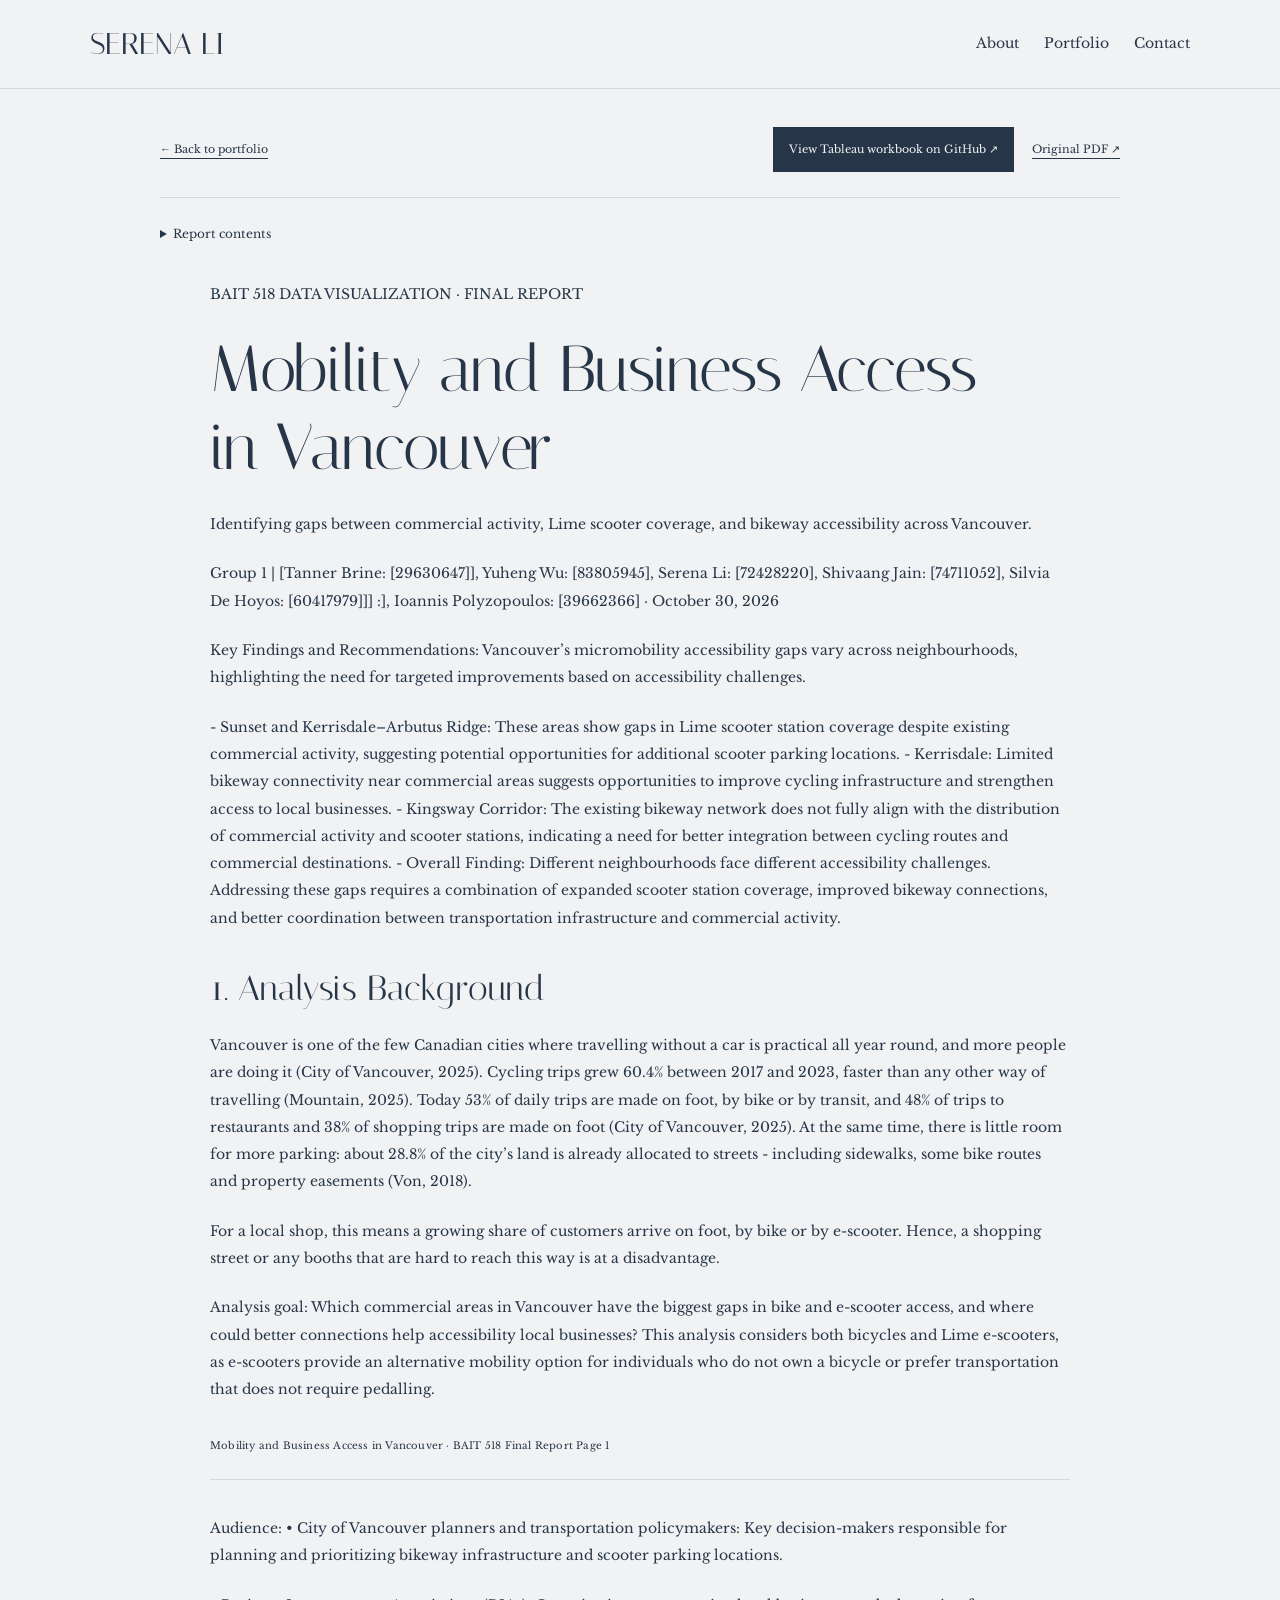
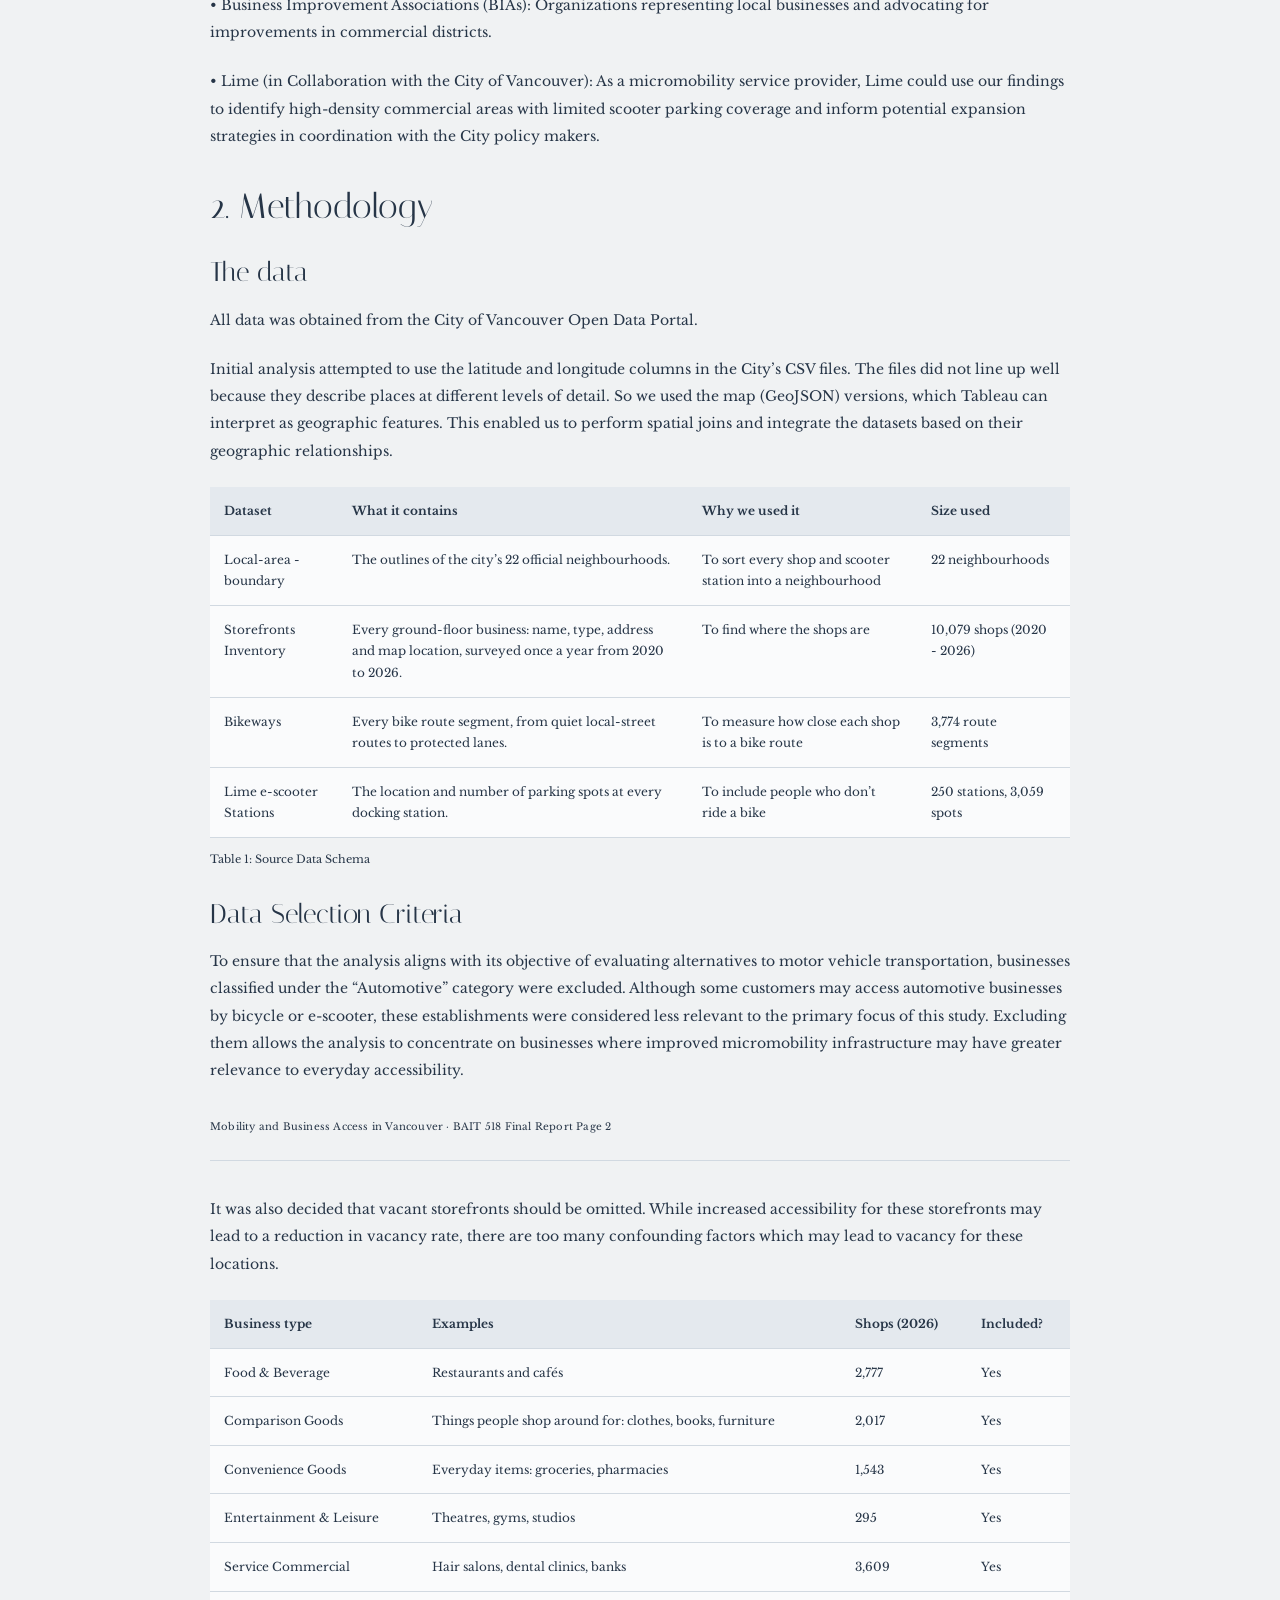
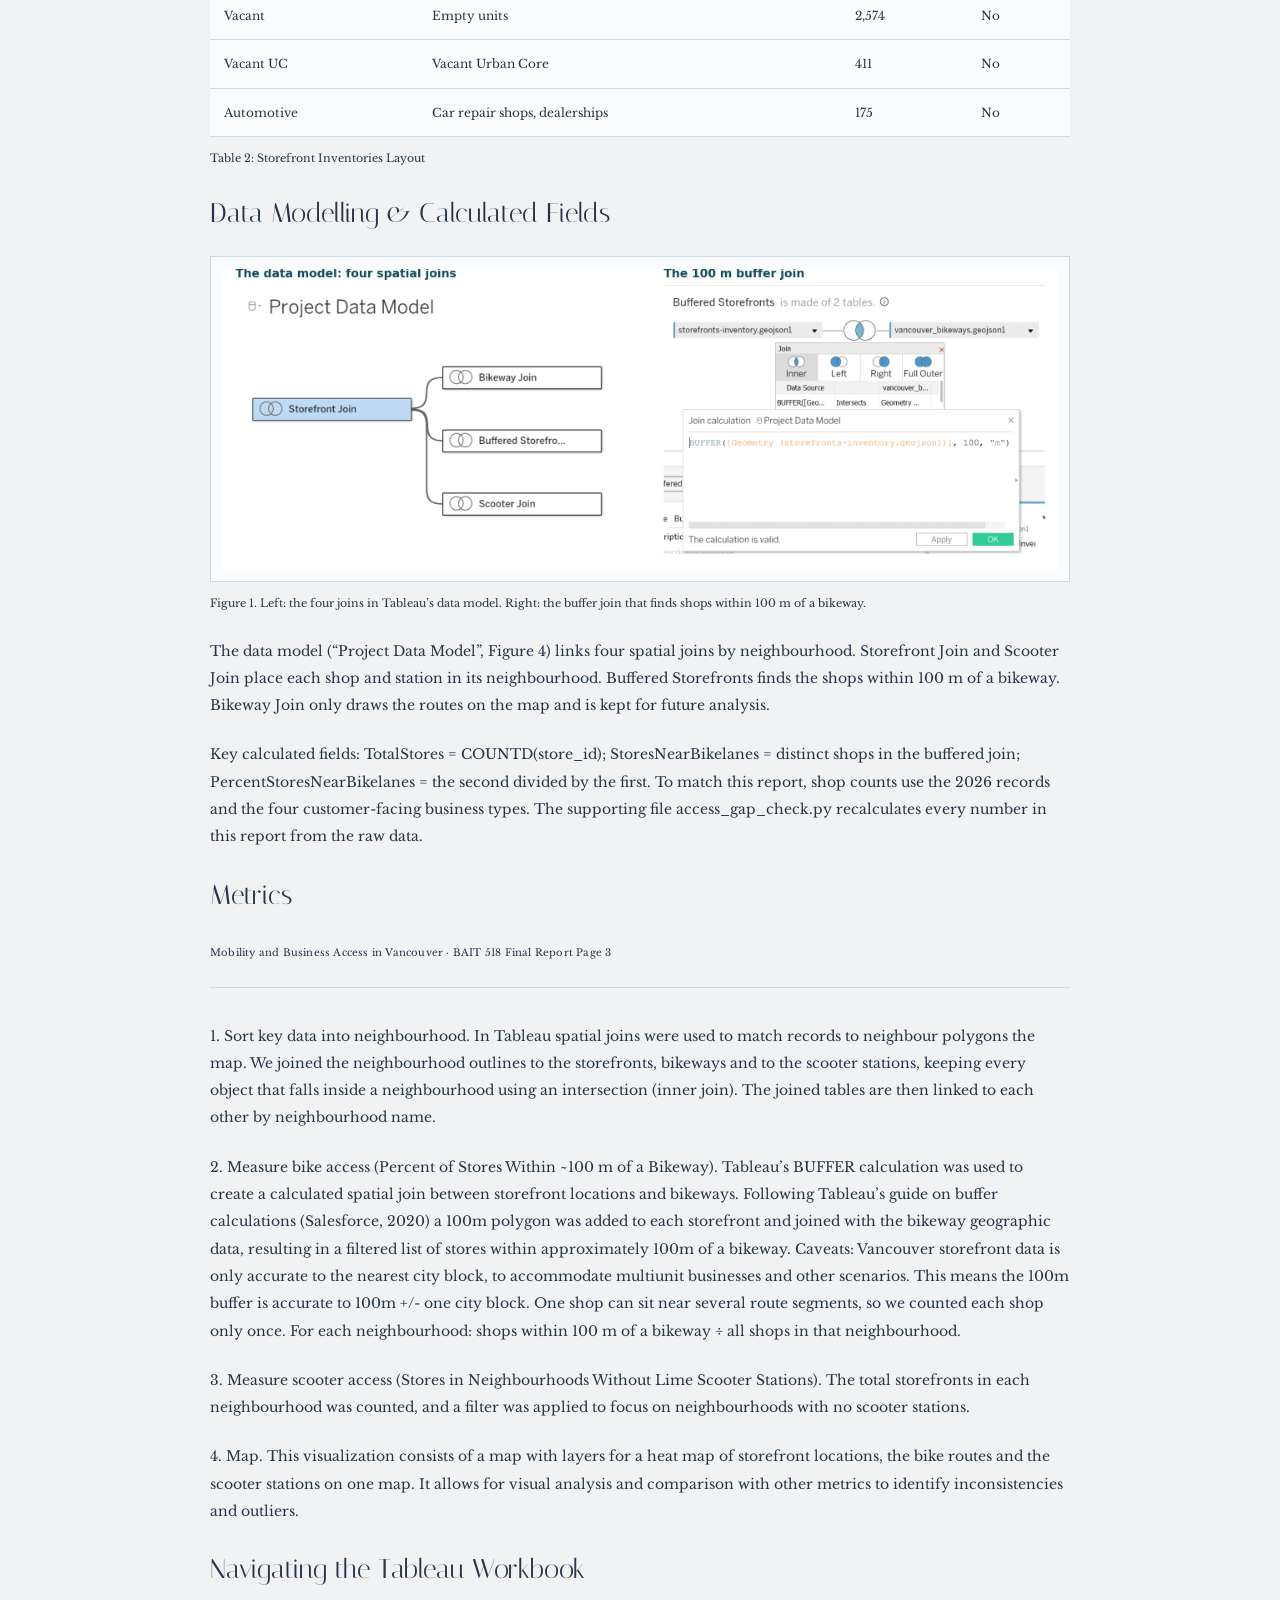
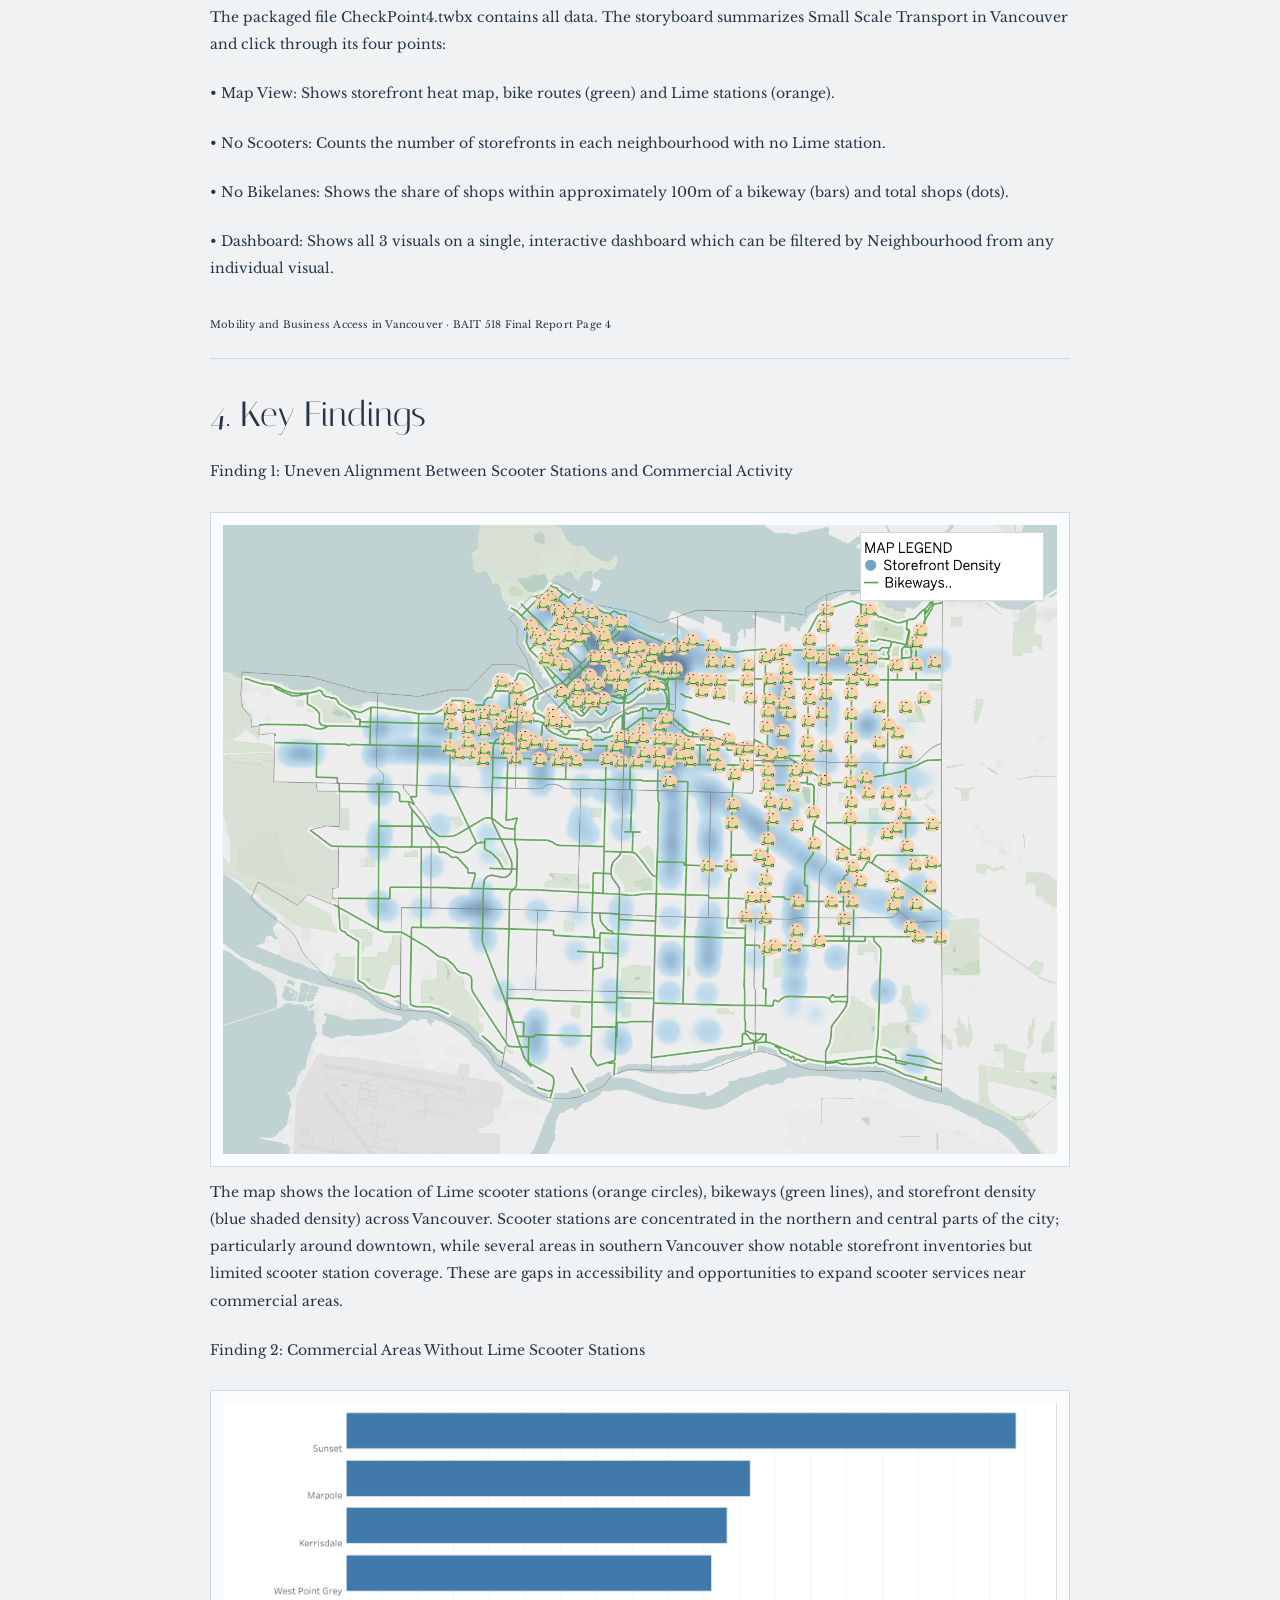
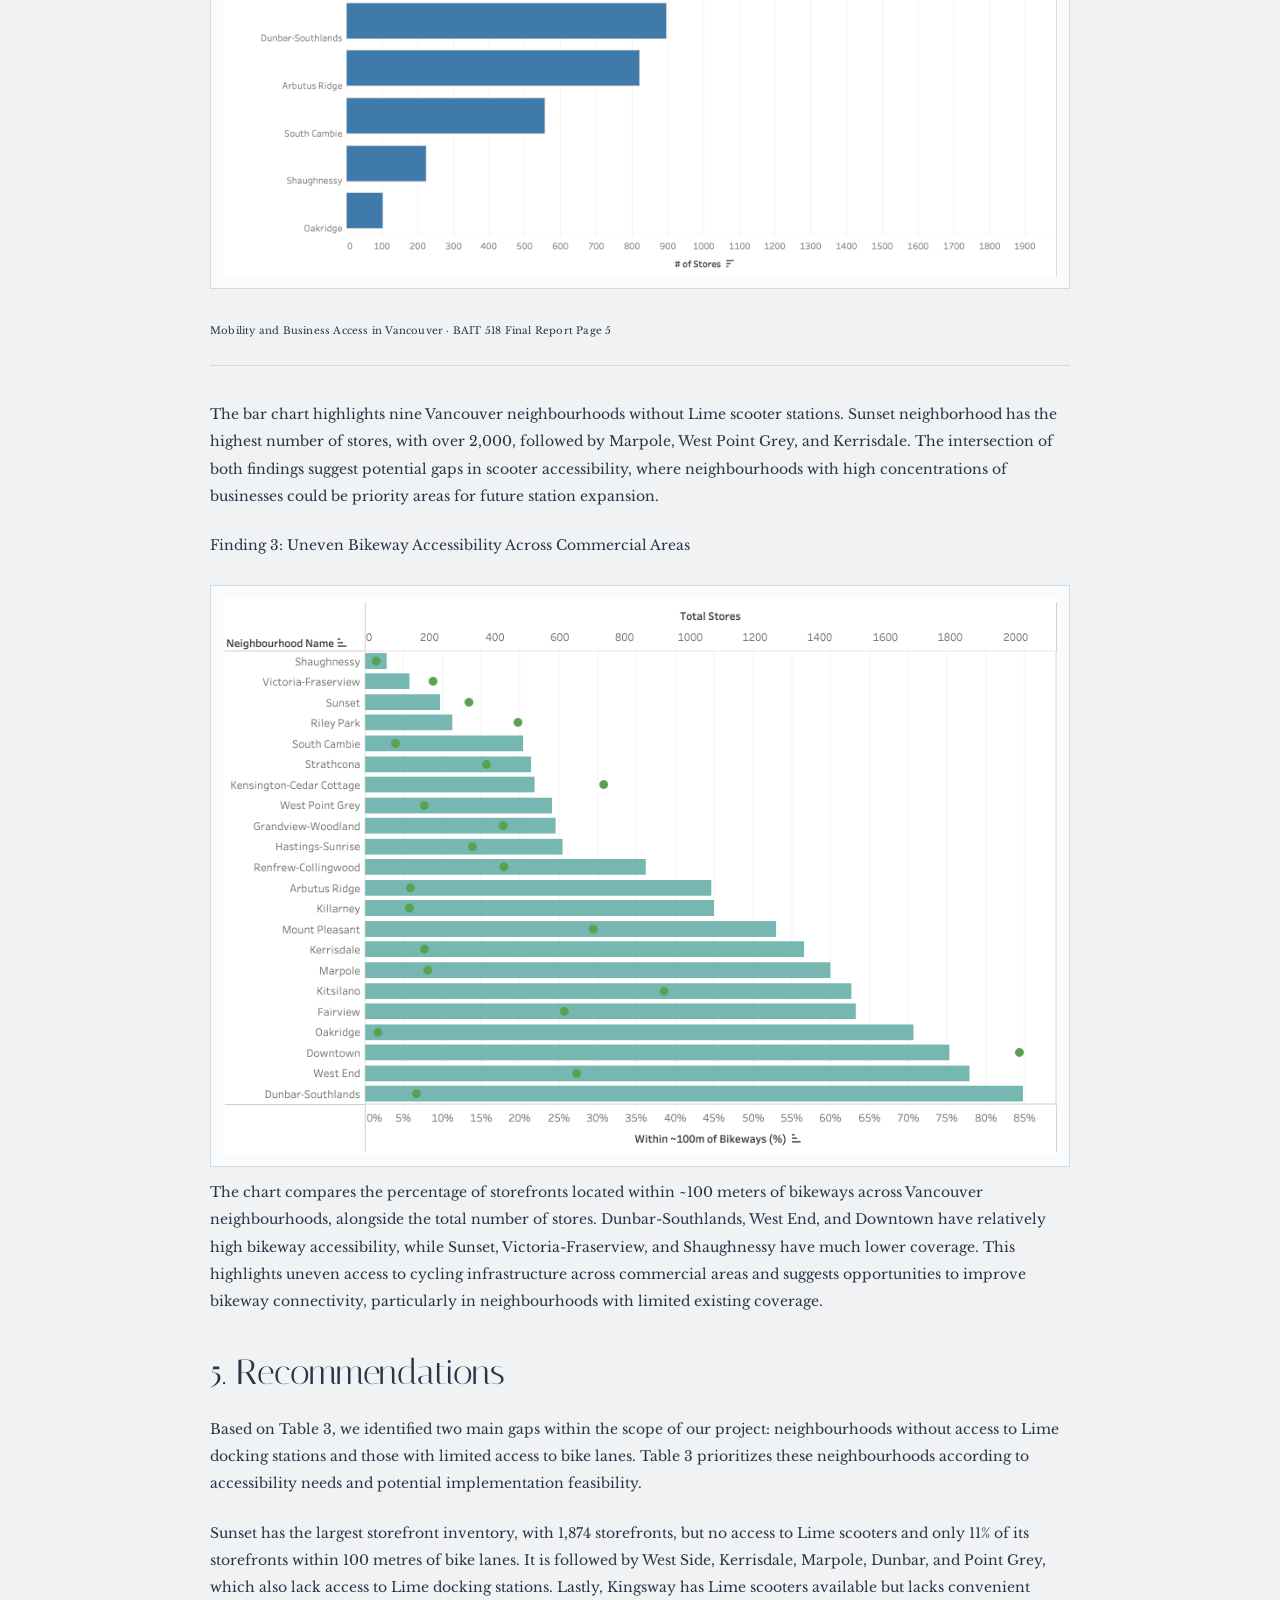
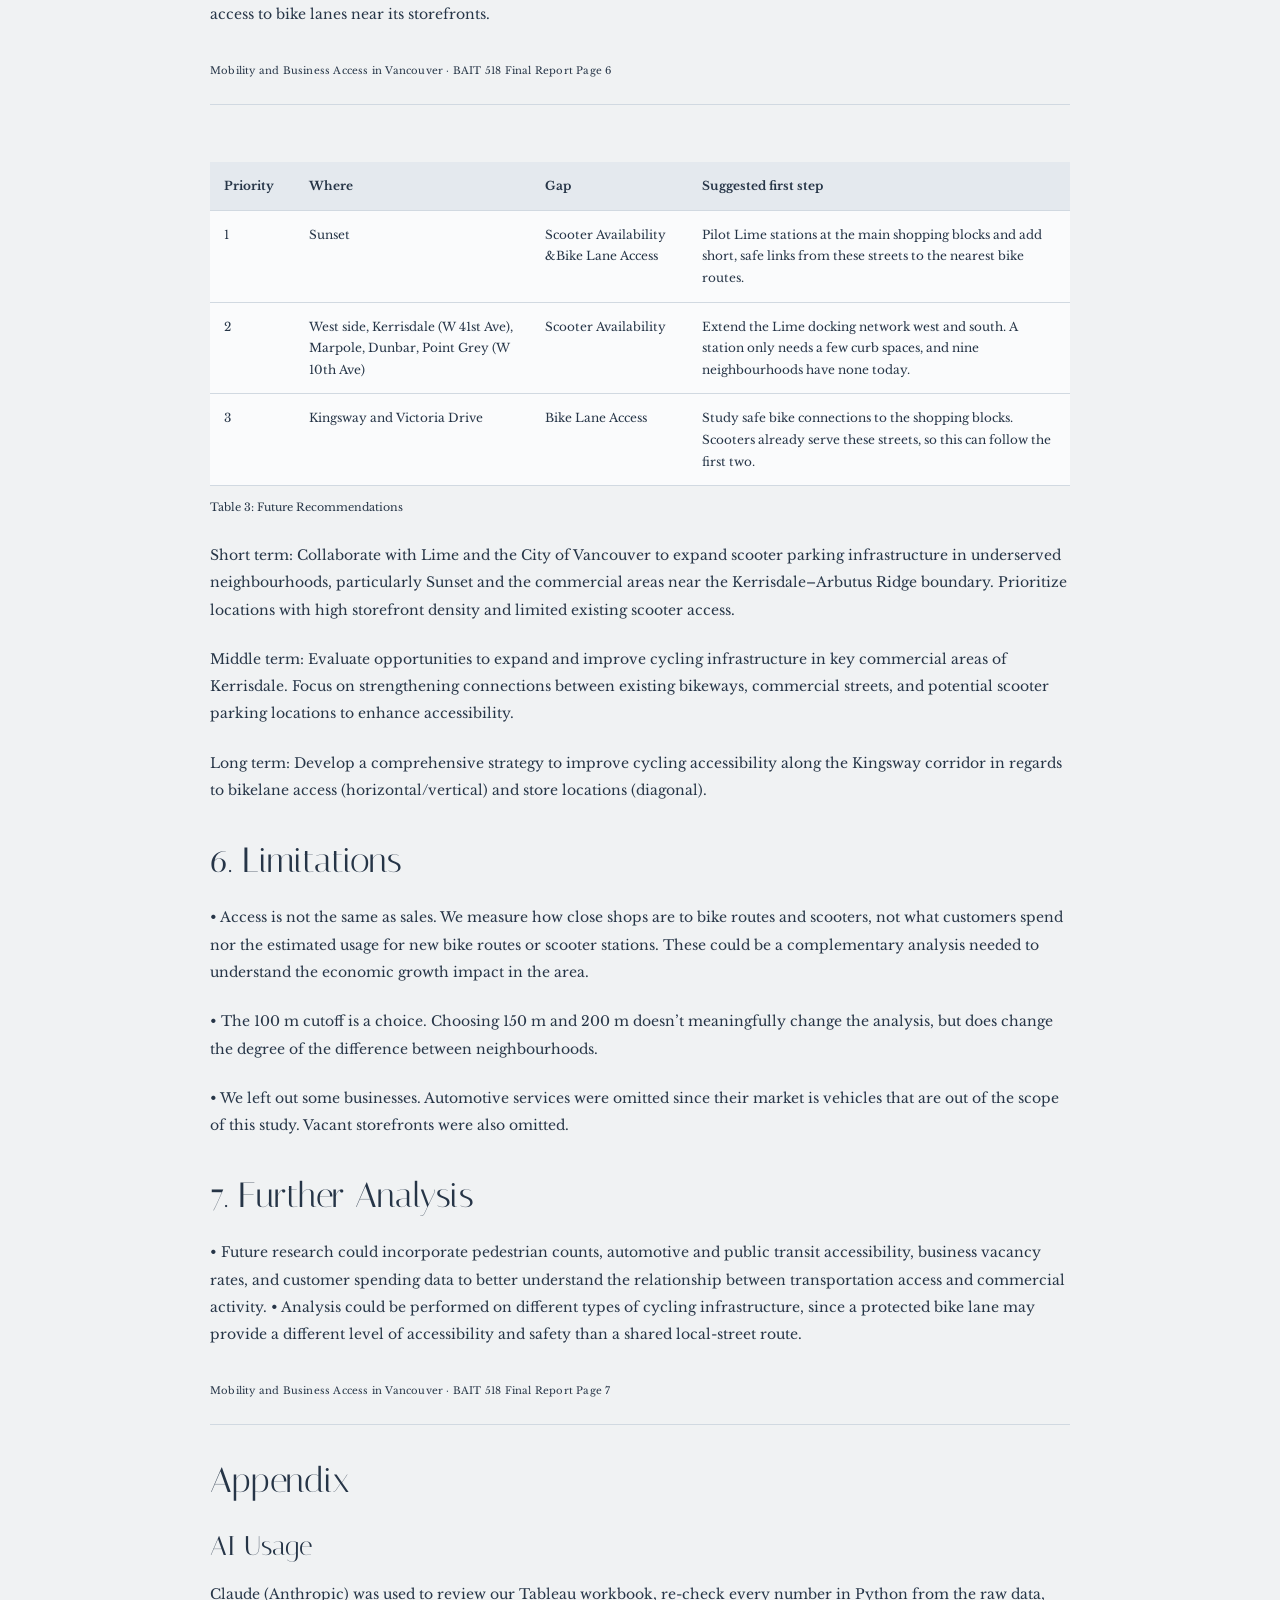
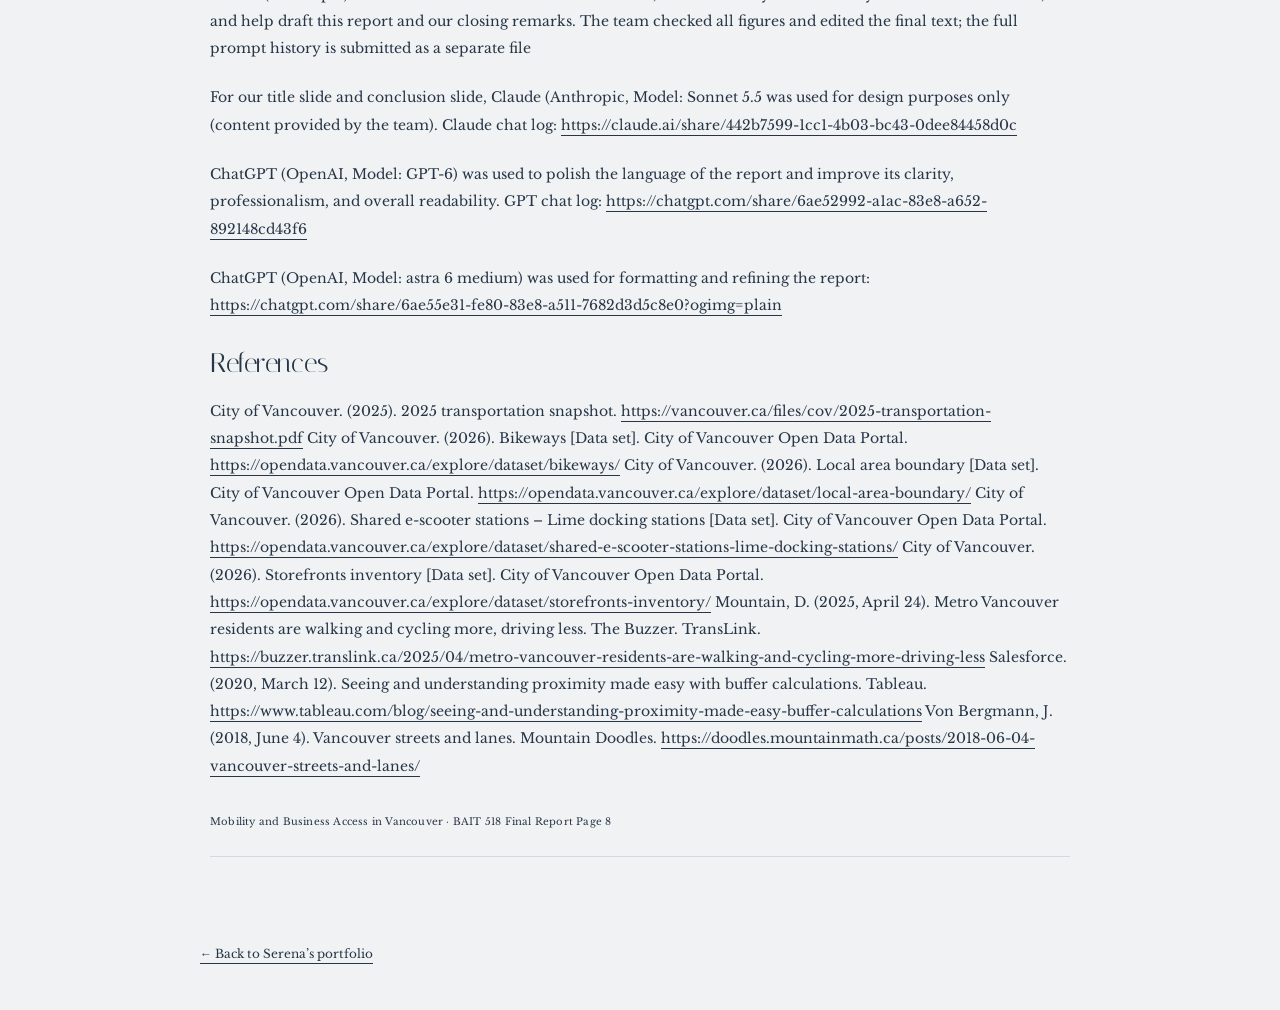
<file: mobility-vancouver.html>
<!DOCTYPE html>
<html lang="en">
<head>
<meta charset="UTF-8">
<meta name="viewport" content="width=device-width, initial-scale=1">
<title>Mobility and Business Access in Vancouver · Serena Li</title>
<meta name="description" content="A Tableau spatial analysis of commercial activity, Lime scooter coverage, and bikeway accessibility in Vancouver.">
<link rel="preconnect" href="https://fonts.googleapis.com">
<link rel="preconnect" href="https://fonts.gstatic.com" crossorigin>
<link href="https://fonts.googleapis.com/css2?family=Italiana&family=Libre+Baskerville:wght@400;700&display=swap" rel="stylesheet">
<link rel="stylesheet" href="mobility.css">
</head>
<body>
<header class="site-header"><a class="name" href="index.html">SERENA LI</a><nav aria-label="Main navigation"><a href="index.html#about-me">About</a><a href="index.html#work-data">Portfolio</a><a href="index.html#dark-contact">Contact</a></nav></header>
<main>
<div class="report-tools"><a href="index.html#work-data">← Back to portfolio</a><div><a class="primary" href="https://github.com/serenalimj/mobility-vancouver/blob/main/BA%20Group%201%20Presentation%20V1.2.twbx" target="_blank" rel="noopener noreferrer">View Tableau workbook on GitHub ↗</a><a href="Group_Project_report_Final2.pdf" target="_blank" rel="noopener noreferrer">Original PDF ↗</a></div></div>
<details class="contents"><summary>Report contents</summary><nav aria-label="Report contents"><a href="#section-1">1. Analysis Background</a><a href="#section-2">2. Methodology</a><a href="#section-8">4. Key Findings</a><a href="#section-9">5. Recommendations</a><a href="#section-10">6. Limitations</a><a href="#section-11">7. Further Analysis</a><a href="#section-12">Appendix</a></nav></details><article class="report"><section class="report-page" aria-label="Report page 1">
<p>BAIT 518 DATA VISUALIZATION · FINAL REPORT</p>
<h1>Mobility and Business Access in Vancouver</h1>
<p>Identifying gaps between commercial activity, Lime scooter coverage, and bikeway accessibility across Vancouver.</p>
<p>Group 1 | [Tanner Brine: [29630647]], Yuheng Wu: [83805945], Serena Li: [72428220], Shivaang Jain: [74711052], Silvia De Hoyos: [60417979]]] :], Ioannis Polyzopoulos: [39662366] · October 30, 2026</p>
<p>Key Findings and Recommendations: Vancouver’s micromobility accessibility gaps vary across neighbourhoods, highlighting the need for targeted improvements based on accessibility challenges.</p>
<p>- Sunset and Kerrisdale–Arbutus Ridge: These areas show gaps in Lime scooter station coverage despite existing commercial activity, suggesting potential opportunities for additional scooter parking locations. - Kerrisdale: Limited bikeway connectivity near commercial areas suggests opportunities to improve cycling infrastructure and strengthen access to local businesses. - Kingsway Corridor: The existing bikeway network does not fully align with the distribution of commercial activity and scooter stations, indicating a need for better integration between cycling routes and commercial destinations. - Overall Finding: Different neighbourhoods face different accessibility challenges. Addressing these gaps requires a combination of expanded scooter station coverage, improved bikeway connections, and better coordination between transportation infrastructure and commercial activity.</p>
<h2 id="section-1">1. Analysis Background</h2>
<p>Vancouver is one of the few Canadian cities where travelling without a car is practical all year round, and more people are doing it (City of Vancouver, 2025). Cycling trips grew 60.4% between 2017 and 2023, faster than any other way of travelling (Mountain, 2025). Today 53% of daily trips are made on foot, by bike or by transit, and 48% of trips to restaurants and 38% of shopping trips are made on foot (City of Vancouver, 2025). At the same time, there is little room for more parking: about 28.8% of the city’s land is already allocated to streets - including sidewalks, some bike routes and property easements (Von, 2018).</p>
<p>For a local shop, this means a growing share of customers arrive on foot, by bike or by e-scooter. Hence, a shopping street or any booths that are hard to reach this way is at a disadvantage.</p>
<p>Analysis goal: Which commercial areas in Vancouver have the biggest gaps in bike and e-scooter access, and where could better connections help accessibility local businesses? This analysis considers both bicycles and Lime e-scooters, as e-scooters provide an alternative mobility option for individuals who do not own a bicycle or prefer transportation that does not require pedalling.</p>
<p class="footer">Mobility and Business Access in Vancouver · BAIT 518 Final Report Page 1</p>
</section><section class="report-page" aria-label="Report page 2">
<p>Audience: • City of Vancouver planners and transportation policymakers: Key decision-makers responsible for planning and prioritizing bikeway infrastructure and scooter parking locations.</p>
<p>• Business Improvement Associations (BIAs): Organizations representing local businesses and advocating for improvements in commercial districts.</p>
<p>• Lime (in Collaboration with the City of Vancouver): As a micromobility service provider, Lime could use our findings to identify high-density commercial areas with limited scooter parking coverage and inform potential expansion strategies in coordination with the City policy makers.</p>
<h2 id="section-2">2. Methodology</h2>
<h3 id="section-3">The data</h3>
<p>All data was obtained from the City of Vancouver Open Data Portal.</p>
<p>Initial analysis attempted to use the latitude and longitude columns in the City’s CSV files. The files did not line up well because they describe places at different levels of detail. So we used the map (GeoJSON) versions, which Tableau can interpret as geographic features. This enabled us to perform spatial joins and integrate the datasets based on their geographic relationships.</p>
<div class="table-wrap"><table><tr><th>Dataset</th><th>What it contains</th><th>Why we used it</th><th>Size used</th></tr><tr><td>Local-area
-boundary</td><td>The outlines of the city’s 22 official
neighbourhoods.</td><td>To sort every shop
and scooter station
into a neighbourhood</td><td>22
neighbourhoods</td></tr><tr><td>Storefronts
Inventory</td><td>Every ground-floor business: name,
type, address and map location,
surveyed once a year from 2020 to
2026.</td><td>To find where the
shops are</td><td>10,079 shops
(2020 - 2026)</td></tr><tr><td>Bikeways</td><td>Every bike route segment, from quiet
local-street routes to protected lanes.</td><td>To measure how close
each shop is to a bike
route</td><td>3,774 route
segments</td></tr><tr><td>Lime e-scooter
Stations</td><td>The location and number of parking
spots at every docking station.</td><td>To include people who
don’t ride a bike</td><td>250 stations,
3,059 spots</td></tr></table></div>
<p class="caption">Table 1: Source Data Schema</p>
<h3 id="section-4">Data Selection Criteria</h3>
<p>To ensure that the analysis aligns with its objective of evaluating alternatives to motor vehicle transportation, businesses classified under the “Automotive” category were excluded. Although some customers may access automotive businesses by bicycle or e-scooter, these establishments were considered less relevant to the primary focus of this study. Excluding them allows the analysis to concentrate on businesses where improved micromobility infrastructure may have greater relevance to everyday accessibility.</p>
<p class="footer">Mobility and Business Access in Vancouver · BAIT 518 Final Report Page 2</p>
</section><section class="report-page" aria-label="Report page 3">
<p>It was also decided that vacant storefronts should be omitted. While increased accessibility for these storefronts may lead to a reduction in vacancy rate, there are too many confounding factors which may lead to vacancy for these locations.</p>
<div class="table-wrap"><table><tr><th>Business type</th><th>Examples</th><th>Shops (2026)</th><th>Included?</th></tr><tr><td>Food &amp; Beverage</td><td>Restaurants and cafés</td><td>2,777</td><td>Yes</td></tr><tr><td>Comparison Goods</td><td>Things people shop around for:
clothes, books, furniture</td><td>2,017</td><td>Yes</td></tr><tr><td>Convenience Goods</td><td>Everyday items: groceries,
pharmacies</td><td>1,543</td><td>Yes</td></tr><tr><td>Entertainment &amp;
Leisure</td><td>Theatres, gyms, studios</td><td>295</td><td>Yes</td></tr><tr><td>Service Commercial</td><td>Hair salons, dental clinics, banks</td><td>3,609</td><td>Yes</td></tr><tr><td>Vacant</td><td>Empty units</td><td>2,574</td><td>No</td></tr><tr><td>Vacant UC</td><td>Vacant Urban Core</td><td>411</td><td>No</td></tr><tr><td>Automotive</td><td>Car repair shops, dealerships</td><td>175</td><td>No</td></tr></table></div>
<p class="caption">Table 2: Storefront Inventories Layout</p>
<h3 id="section-5">Data Modelling &amp; Calculated Fields</h3>
<figure><img src="mobility-assets/figure-p3-0.png" alt="Original report figure from page 3" loading="lazy"></figure>
<p class="caption">Figure 1. Left: the four joins in Tableau’s data model. Right: the buffer join that finds shops within 100 m of a bikeway.</p>
<p>The data model (“Project Data Model”, Figure 4) links four spatial joins by neighbourhood. Storefront Join and Scooter Join place each shop and station in its neighbourhood. Buffered Storefronts finds the shops within 100 m of a bikeway. Bikeway Join only draws the routes on the map and is kept for future analysis.</p>
<p>Key calculated fields: TotalStores = COUNTD(store_id); StoresNearBikelanes = distinct shops in the buffered join; PercentStoresNearBikelanes = the second divided by the first. To match this report, shop counts use the 2026 records and the four customer-facing business types. The supporting file access_gap_check.py recalculates every number in this report from the raw data.</p>
<h3 id="section-6">Metrics</h3>
<p class="footer">Mobility and Business Access in Vancouver · BAIT 518 Final Report Page 3</p>
</section><section class="report-page" aria-label="Report page 4">
<p>1. Sort key data into neighbourhood. In Tableau spatial joins were used to match records to neighbour polygons the map. We joined the neighbourhood outlines to the storefronts, bikeways and to the scooter stations, keeping every object that falls inside a neighbourhood using an intersection (inner join). The joined tables are then linked to each other by neighbourhood name.</p>
<p>2. Measure bike access (Percent of Stores Within ~100 m of a Bikeway). Tableau’s BUFFER calculation was used to create a calculated spatial join between storefront locations and bikeways. Following Tableau’s guide on buffer calculations (Salesforce, 2020) a 100m polygon was added to each storefront and joined with the bikeway geographic data, resulting in a filtered list of stores within approximately 100m of a bikeway. Caveats: Vancouver storefront data is only accurate to the nearest city block, to accommodate multiunit businesses and other scenarios. This means the 100m buffer is accurate to 100m +/- one city block. One shop can sit near several route segments, so we counted each shop only once. For each neighbourhood: shops within 100 m of a bikeway ÷ all shops in that neighbourhood.</p>
<p>3. Measure scooter access (Stores in Neighbourhoods Without Lime Scooter Stations). The total storefronts in each neighbourhood was counted, and a filter was applied to focus on neighbourhoods with no scooter stations.</p>
<p>4. Map. This visualization consists of a map with layers for a heat map of storefront locations, the bike routes and the scooter stations on one map. It allows for visual analysis and comparison with other metrics to identify inconsistencies and outliers.</p>
<h3 id="section-7">Navigating the Tableau Workbook</h3>
<p>The packaged file CheckPoint4.twbx contains all data. The storyboard summarizes Small Scale Transport in Vancouver and click through its four points:</p>
<p>• Map View: Shows storefront heat map, bike routes (green) and Lime stations (orange).</p>
<p>• No Scooters: Counts the number of storefronts in each neighbourhood with no Lime station.</p>
<p>• No Bikelanes: Shows the share of shops within approximately 100m of a bikeway (bars) and total shops (dots).</p>
<p>• Dashboard: Shows all 3 visuals on a single, interactive dashboard which can be filtered by Neighbourhood from any individual visual.</p>
<p class="footer">Mobility and Business Access in Vancouver · BAIT 518 Final Report Page 4</p>
</section><section class="report-page" aria-label="Report page 5">
<h2 id="section-8">4. Key Findings</h2>
<p>Finding 1: Uneven Alignment Between Scooter Stations and Commercial Activity</p>
<figure><img src="mobility-assets/figure-p5-0.png" alt="Original report figure from page 5" loading="lazy"></figure>
<p>The map shows the location of Lime scooter stations (orange circles), bikeways (green lines), and storefront density (blue shaded density) across Vancouver. Scooter stations are concentrated in the northern and central parts of the city; particularly around downtown, while several areas in southern Vancouver show notable storefront inventories but limited scooter station coverage. These are gaps in accessibility and opportunities to expand scooter services near commercial areas.</p>
<p>Finding 2: Commercial Areas Without Lime Scooter Stations</p>
<figure><img src="mobility-assets/figure-p5-1.png" alt="Original report figure from page 5" loading="lazy"></figure>
<p class="footer">Mobility and Business Access in Vancouver · BAIT 518 Final Report Page 5</p>
</section><section class="report-page" aria-label="Report page 6">
<p>The bar chart highlights nine Vancouver neighbourhoods without Lime scooter stations. Sunset neighborhood has the highest number of stores, with over 2,000, followed by Marpole, West Point Grey, and Kerrisdale. The intersection of both findings suggest potential gaps in scooter accessibility, where neighbourhoods with high concentrations of businesses could be priority areas for future station expansion.</p>
<p>Finding 3: Uneven Bikeway Accessibility Across Commercial Areas</p>
<figure><img src="mobility-assets/figure-p6-0.png" alt="Original report figure from page 6" loading="lazy"></figure>
<p>The chart compares the percentage of storefronts located within ~100 meters of bikeways across Vancouver neighbourhoods, alongside the total number of stores. Dunbar-Southlands, West End, and Downtown have relatively high bikeway accessibility, while Sunset, Victoria-Fraserview, and Shaughnessy have much lower coverage. This highlights uneven access to cycling infrastructure across commercial areas and suggests opportunities to improve bikeway connectivity, particularly in neighbourhoods with limited existing coverage.</p>
<h2 id="section-9">5. Recommendations</h2>
<p>Based on Table 3, we identified two main gaps within the scope of our project: neighbourhoods without access to Lime docking stations and those with limited access to bike lanes. Table 3 prioritizes these neighbourhoods according to accessibility needs and potential implementation feasibility.</p>
<p>Sunset has the largest storefront inventory, with 1,874 storefronts, but no access to Lime scooters and only 11% of its storefronts within 100 metres of bike lanes. It is followed by West Side, Kerrisdale, Marpole, Dunbar, and Point Grey, which also lack access to Lime docking stations. Lastly, Kingsway has Lime scooters available but lacks convenient access to bike lanes near its storefronts.</p>
<p class="footer">Mobility and Business Access in Vancouver · BAIT 518 Final Report Page 6</p>
</section><section class="report-page" aria-label="Report page 7">
<div class="table-wrap"><table><tr><th>Priority</th><th>Where</th><th>Gap</th><th>Suggested first step</th></tr><tr><td>1</td><td>Sunset</td><td>Scooter
Availability
&amp;Bike Lane
Access</td><td>Pilot Lime stations at the main shopping blocks
and add short, safe links from these streets to
the nearest bike routes.</td></tr><tr><td>2</td><td>West side, Kerrisdale (W
41st Ave), Marpole, Dunbar,
Point Grey (W 10th Ave)</td><td>Scooter
Availability</td><td>Extend the Lime docking network west and
south. A station only needs a few curb spaces,
and nine neighbourhoods have none today.</td></tr><tr><td>3</td><td>Kingsway and Victoria Drive</td><td>Bike Lane
Access</td><td>Study safe bike connections to the shopping
blocks. Scooters already serve these streets, so
this can follow the first two.</td></tr></table></div>
<p class="caption">Table 3: Future Recommendations</p>
<p>Short term: Collaborate with Lime and the City of Vancouver to expand scooter parking infrastructure in underserved neighbourhoods, particularly Sunset and the commercial areas near the Kerrisdale–Arbutus Ridge boundary. Prioritize locations with high storefront density and limited existing scooter access.</p>
<p>Middle term: Evaluate opportunities to expand and improve cycling infrastructure in key commercial areas of Kerrisdale. Focus on strengthening connections between existing bikeways, commercial streets, and potential scooter parking locations to enhance accessibility.</p>
<p>Long term: Develop a comprehensive strategy to improve cycling accessibility along the Kingsway corridor in regards to bikelane access (horizontal/vertical) and store locations (diagonal).</p>
<h2 id="section-10">6. Limitations</h2>
<p>• Access is not the same as sales. We measure how close shops are to bike routes and scooters, not what customers spend nor the estimated usage for new bike routes or scooter stations. These could be a complementary analysis needed to understand the economic growth impact in the area.</p>
<p>• The 100 m cutoff is a choice. Choosing 150 m and 200 m doesn’t meaningfully change the analysis, but does change the degree of the difference between neighbourhoods.</p>
<p>• We left out some businesses. Automotive services were omitted since their market is vehicles that are out of the scope of this study. Vacant storefronts were also omitted.</p>
<h2 id="section-11">7. Further Analysis</h2>
<p>• Future research could incorporate pedestrian counts, automotive and public transit accessibility, business vacancy rates, and customer spending data to better understand the relationship between transportation access and commercial activity. • Analysis could be performed on different types of cycling infrastructure, since a protected bike lane may provide a different level of accessibility and safety than a shared local-street route.</p>
<p class="footer">Mobility and Business Access in Vancouver · BAIT 518 Final Report Page 7</p>
</section><section class="report-page" aria-label="Report page 8">
<h2 id="section-12">Appendix</h2>
<h3 id="section-13">AI Usage</h3>
<p>Claude (Anthropic) was used to review our Tableau workbook, re-check every number in Python from the raw data, and help draft this report and our closing remarks. The team checked all figures and edited the final text; the full prompt history is submitted as a separate file</p>
<p>For our title slide and conclusion slide, Claude (Anthropic, Model: Sonnet 5.5 was used for design purposes only (content provided by the team). Claude chat log: <a href="https://claude.ai/share/442b7599-1cc1-4b03-bc43-0dee84458d0c" target="_blank" rel="noopener noreferrer">https://claude.ai/share/442b7599-1cc1-4b03-bc43-0dee84458d0c</a></p>
<p>ChatGPT (OpenAI, Model: GPT-6) was used to polish the language of the report and improve its clarity, professionalism, and overall readability. GPT chat log: <a href="https://chatgpt.com/share/6ae52992-a1ac-83e8-a652-892148cd43f6" target="_blank" rel="noopener noreferrer">https://chatgpt.com/share/6ae52992-a1ac-83e8-a652-892148cd43f6</a></p>
<p>ChatGPT (OpenAI, Model: astra 6 medium) was used for formatting and refining the report: <a href="https://chatgpt.com/share/6ae55e31-fe80-83e8-a511-7682d3d5c8e0?ogimg=plain" target="_blank" rel="noopener noreferrer">https://chatgpt.com/share/6ae55e31-fe80-83e8-a511-7682d3d5c8e0?ogimg=plain</a></p>
<h3 id="section-14">References</h3>
<p>City of Vancouver. (2025). 2025 transportation snapshot. <a href="https://vancouver.ca/files/cov/2025-transportation-snapshot.pdf" target="_blank" rel="noopener noreferrer">https://vancouver.ca/files/cov/2025-transportation-snapshot.pdf</a> City of Vancouver. (2026). Bikeways [Data set]. City of Vancouver Open Data Portal. <a href="https://opendata.vancouver.ca/explore/dataset/bikeways/" target="_blank" rel="noopener noreferrer">https://opendata.vancouver.ca/explore/dataset/bikeways/</a> City of Vancouver. (2026). Local area boundary [Data set]. City of Vancouver Open Data Portal. <a href="https://opendata.vancouver.ca/explore/dataset/local-area-boundary/" target="_blank" rel="noopener noreferrer">https://opendata.vancouver.ca/explore/dataset/local-area-boundary/</a> City of Vancouver. (2026). Shared e-scooter stations – Lime docking stations [Data set]. City of Vancouver Open Data Portal. <a href="https://opendata.vancouver.ca/explore/dataset/shared-e-scooter-stations-lime-docking-stations/" target="_blank" rel="noopener noreferrer">https://opendata.vancouver.ca/explore/dataset/shared-e-scooter-stations-lime-docking-stations/</a> City of Vancouver. (2026). Storefronts inventory [Data set]. City of Vancouver Open Data Portal. <a href="https://opendata.vancouver.ca/explore/dataset/storefronts-inventory/" target="_blank" rel="noopener noreferrer">https://opendata.vancouver.ca/explore/dataset/storefronts-inventory/</a> Mountain, D. (2025, April 24). Metro Vancouver residents are walking and cycling more, driving less. The Buzzer. TransLink. <a href="https://buzzer.translink.ca/2025/04/metro-vancouver-residents-are-walking-and-cycling-more-driving-less" target="_blank" rel="noopener noreferrer">https://buzzer.translink.ca/2025/04/metro-vancouver-residents-are-walking-and-cycling-more-driving-less</a> Salesforce. (2020, March 12). Seeing and understanding proximity made easy with buffer calculations. Tableau. <a href="https://www.tableau.com/blog/seeing-and-understanding-proximity-made-easy-buffer-calculations" target="_blank" rel="noopener noreferrer">https://www.tableau.com/blog/seeing-and-understanding-proximity-made-easy-buffer-calculations</a> Von Bergmann, J. (2018, June 4). Vancouver streets and lanes. Mountain Doodles. <a href="https://doodles.mountainmath.ca/posts/2018-06-04-vancouver-streets-and-lanes/" target="_blank" rel="noopener noreferrer">https://doodles.mountainmath.ca/posts/2018-06-04-vancouver-streets-and-lanes/</a></p>
<p class="footer">Mobility and Business Access in Vancouver · BAIT 518 Final Report Page 8</p>
</section></article></main><footer><a href="index.html#work-data">← Back to Serena’s portfolio</a></footer></body></html>
</file>
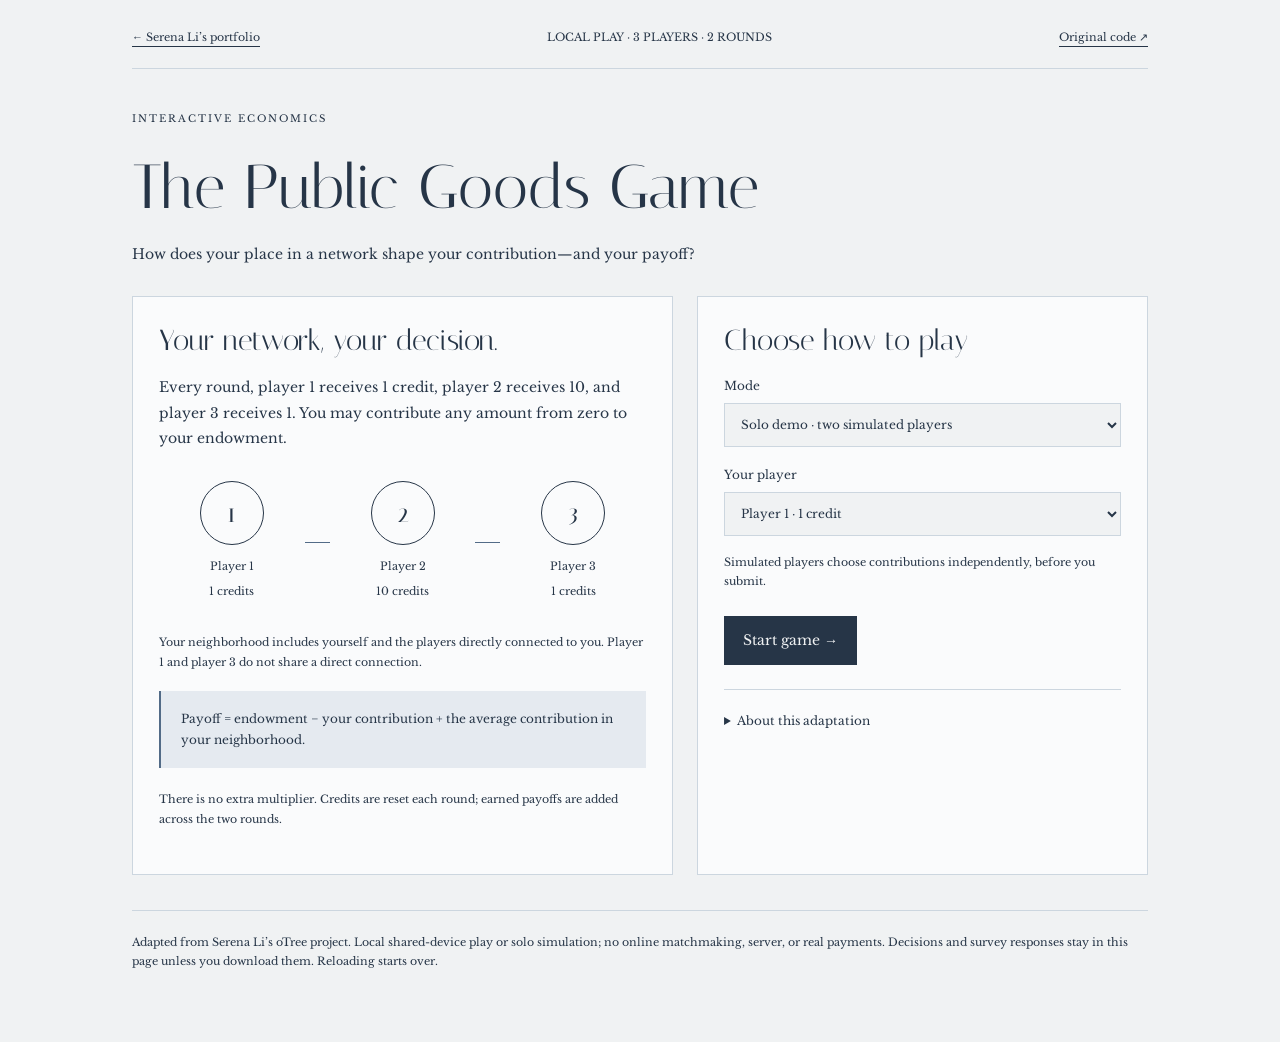
<file: public-goods.html>
<!DOCTYPE html>
<html lang="en">
<head>
<meta charset="UTF-8"><meta name="viewport" content="width=device-width, initial-scale=1">
<title>The Public Goods Game · Serena Li</title>
<link href="https://fonts.googleapis.com/css2?family=Italiana&family=Libre+Baskerville:wght@400;700&display=swap" rel="stylesheet">
<style>
:root{--paper:#f0f2f3;--ink:#263547;--line:#ccd6df;--blue:#526b87;--panel:#fafbfc}*{box-sizing:border-box}body{margin:0;background:var(--paper);color:var(--ink);font:14px/1.8 'Libre Baskerville',Georgia,serif}main{max-width:1080px;margin:auto;padding:28px 32px 70px}.top{display:flex;justify-content:space-between;align-items:center;gap:16px;flex-wrap:wrap;font-size:11px;border-bottom:1px solid var(--line);padding-bottom:20px}a{color:inherit;text-underline-offset:5px}h1,h2,h3{font-family:Italiana,Georgia,serif;font-weight:400;line-height:1.2}h1{font-size:clamp(38px,6vw,62px);margin:20px 0 18px}h2{font-size:29px;margin:0 0 18px}h3{font-size:23px;margin:0 0 12px}p{margin:0 0 18px}.intro{max-width:720px;margin:36px 0 28px}.eyebrow{letter-spacing:2px;font-size:10px;text-transform:uppercase}.layout{display:grid;grid-template-columns:1.2fr 1fr;gap:24px}.panel{padding:26px;border:1px solid var(--line);background:var(--panel);min-width:0}.small{font-size:11px}.muted{color:#526477}.network{display:grid;grid-template-columns:1fr 25px 1fr 25px 1fr;align-items:center;margin:30px 0}.node{text-align:center}.circle{border:1px solid var(--ink);border-radius:50%;width:64px;height:64px;margin:0 auto 8px;display:grid;place-items:center;font:27px Italiana,serif}.node.selected .circle{background:var(--ink);color:var(--paper)}.edge{height:1px;background:var(--blue)}button,input,select{font:inherit}button{cursor:pointer;background:var(--ink);color:var(--paper);border:1px solid var(--ink);padding:11px 18px;min-height:44px}button.secondary{background:transparent;color:var(--ink)}button:disabled{opacity:.5;cursor:default}input,select{width:100%;padding:10px 12px;background:var(--paper);color:var(--ink);border:1px solid var(--line);min-height:44px}label{display:block;font-size:12px;margin-bottom:17px}label input,label select{margin-top:6px}input[type=range]{accent-color:var(--ink);padding:0}button:focus-visible,a:focus-visible,input:focus-visible,select:focus-visible{outline:3px solid #668bb2;outline-offset:3px}.actions{display:flex;gap:12px;flex-wrap:wrap;margin-top:24px}.pill{display:inline-block;border:1px solid var(--line);padding:5px 10px;font-size:10px}.rule{border-top:1px solid var(--line);padding-top:20px;margin-top:24px}.steps{display:flex;gap:15px;font-size:11px;flex-wrap:wrap;margin-bottom:24px}.steps strong{text-decoration:underline;text-underline-offset:6px}.amount{font:46px Italiana,serif;margin:12px 0}.fields{display:grid;grid-template-columns:repeat(3,minmax(0,1fr));gap:10px}.error{color:#963b3b;font-size:12px;min-height:20px}.result{padding:15px;background:#e4eaf0;margin-top:15px}.table-wrap{overflow:auto}table{width:100%;border-collapse:collapse;font-size:12px}th,td{text-align:left;padding:13px 10px;border-bottom:1px solid var(--line);font-variant-numeric:tabular-nums}th{background:#e5eaf0}tr.you td{font-weight:700}.notice{padding:17px 20px;border-left:2px solid var(--blue);background:#e5eaf0;font-size:12px;margin-bottom:22px}.handoff{text-align:center;padding:45px 15px}.survey{max-width:650px}.summary-grid{display:grid;grid-template-columns:repeat(3,1fr);gap:15px;margin:24px 0}.score{border:1px solid var(--line);padding:20px}.score strong{display:block;font:35px Italiana,serif;margin-top:10px}details{font-size:12px}summary{cursor:pointer}footer{border-top:1px solid var(--line);padding-top:22px;margin-top:35px;font-size:11px}[hidden]{display:none!important}@media(max-width:680px){main{padding:20px 16px 45px}.layout{grid-template-columns:1fr}.panel{padding:20px}.fields{grid-template-columns:1fr}.summary-grid{grid-template-columns:1fr}.circle{width:52px;height:52px}.small{font-size:11px}}
</style>
</head>
<body><main>
<div class="top"><a href="https://serenalimj.github.io/portfolio/#work-data">← Serena Li’s portfolio</a><span>LOCAL PLAY · 3 PLAYERS · 2 ROUNDS</span><a href="https://github.com/serenalimj/public-goods-game" target="_blank" rel="noopener noreferrer">Original code ↗</a></div>
<header class="intro"><span class="eyebrow">Interactive economics</span><h1>The Public Goods Game</h1><p>How does your place in a network shape your contribution—and your payoff?</p></header>
<div id="app"></div>
<footer>Adapted from Serena Li’s oTree project. Local shared-device play or solo simulation; no online matchmaking, server, or real payments. Decisions and survey responses stay in this page unless you download them. Reloading starts over.</footer>
</main><script>
/* ENGINE */
const ENDOWMENTS = [1, 10, 1];
const NEIGHBORS = [[0, 1], [0, 1, 2], [1, 2]];
function validateContribution(player, value) {
  return Number.isInteger(player) && player >= 0 && player < 3 &&
    Number.isFinite(value) && value >= 0 && value <= ENDOWMENTS[player] &&
    Math.abs(value * 100 - Math.round(value * 100)) < 1e-7;
}
function payoffs(contributions) {
  if (contributions.length !== 3 || !contributions.every((v, i) => validateContribution(i, v))) {
    throw new Error('Enter valid contributions within each player’s endowment (up to 2 decimal places).');
  }
  return NEIGHBORS.map((neighbors, i) => ENDOWMENTS[i] - contributions[i] +
    neighbors.reduce((total, j) => total + contributions[j], 0) / neighbors.length);
}
class PublicGoodsGame {
  constructor(mode, role) {
    this.mode = mode; this.role = role; this.round = 1; this.records = [];
    this.current = [null, null, null]; this.stage = 'contribute'; this.surveys = [];
  }
  submit(player, value) {
    if (this.stage !== 'contribute' || this.current[player] !== null || !validateContribution(player, value)) {
      throw new Error('Invalid contribution or this decision has already been submitted.');
    }
    this.current[player] = value;
    if (this.current.every(v => v !== null)) {
      this.records.push({ round: this.round, contributions: [...this.current], payoffs: payoffs(this.current) });
      this.stage = 'results';
    }
  }
  nextRound() {
    if (this.stage !== 'results') throw new Error('Complete the current round first.');
    if (this.round === 2) { this.stage = 'survey'; return; }
    this.round++; this.current = [null, null, null]; this.stage = 'contribute';
  }
  totals() { return ENDOWMENTS.map((_, i) => this.records.reduce((s, r) => s + r.payoffs[i], 0)); }
}

const app = document.getElementById('app');
let game = null, activePlayer = 0, resultsPlayer = 0, surveyPlayer = 0;
const money = v => Number(v).toFixed(2);
const escapeText = text => String(text).replace(/[&<>"']/g, c => ({'&':'&amp;','<':'&lt;','>':'&gt;','"':'&quot;',"'":'&#39;'}[c]));
function network(role) {
  return '<div class="network" aria-label="Player 1 connected to player 2; player 2 connected to player 3">'+ENDOWMENTS.map((v,i)=>`${i?'<div class="edge"></div>':''}<div class="node ${i===role?'selected':''}"><div class="circle">${i+1}</div><span class="small">Player ${i+1}${i===role?' · you':''}<br>${v} credits</span></div>`).join('')+'</div>';
}
function steps(stage) {
  return `<div class="steps"><span>Round ${game.round} / 2</span>${['contribute','results','survey'].map(s=>s===stage?'<strong>'+s+'</strong>':'<span>'+s+'</span>').join('')}</div>`;
}
function setup() {
  app.innerHTML=`<div class="layout"><section class="panel"><h2>Your network, your decision.</h2><p>Every round, player 1 receives 1 credit, player 2 receives 10, and player 3 receives 1. You may contribute any amount from zero to your endowment.</p>${network(-1)}<p class="small">Your neighborhood includes yourself and the players directly connected to you. Player 1 and player 3 do not share a direct connection.</p><div class="notice">Payoff = endowment − your contribution + the average contribution in your neighborhood.</div><p class="small">There is no extra multiplier. Credits are reset each round; earned payoffs are added across the two rounds.</p></section><section class="panel"><h2>Choose how to play</h2><label>Mode<select id="mode"><option value="solo">Solo demo · two simulated players</option><option value="shared">Shared device · three human players</option></select></label><label id="role-label">Your player<select id="role"><option value="0">Player 1 · 1 credit</option><option value="1">Player 2 · 10 credits</option><option value="2">Player 3 · 1 credit</option></select></label><p class="small" id="mode-note">Simulated players choose contributions independently, before you submit.</p><div class="actions"><button id="start">Start game →</button></div><details class="rule"><summary>About this adaptation</summary><p>The original app uses an oTree server to synchronize three participants. This version runs in one browser. All calculators use the original server’s neighborhood formulas; inconsistent endpoint calculators have been corrected.</p></details></section></div>`;
  document.getElementById('mode').onchange=e=>{const shared=e.target.value==='shared';document.getElementById('role-label').hidden=shared;document.getElementById('mode-note').textContent=shared?'Pass the device between three players. Submitted decisions are hidden until all three players finish. This is local play, not anonymous online participation.':'Simulated players choose contributions independently, before you submit.';};
  document.getElementById('start').onclick=()=>{game=new PublicGoodsGame(document.getElementById('mode').value,Number(document.getElementById('role').value));beginRound();};
}
function beginRound() {
  if(game.mode==='solo') {
    ENDOWMENTS.forEach((v,i)=>{if(i!==game.role)game.submit(i,Math.round(Math.random()*v*100)/100);});
    activePlayer=game.role;contribute();
  } else {activePlayer=0;handoff();}
}
function handoff() {
  app.innerHTML=steps('contribute')+`<section class="panel handoff"><span class="pill">Shared-device play</span><h2 style="margin-top:22px">Pass to player ${activePlayer+1}</h2><p>Previous decisions are hidden. Only player ${activePlayer+1} should enter the next contribution.</p><button id="ready">I’m player ${activePlayer+1} · Ready →</button></section>`;
  document.getElementById('ready').onclick=contribute;
}
function contribute() {
  const role=activePlayer, max=ENDOWMENTS[role];
  const neighbors=NEIGHBORS[role].map(i=>'player '+(i+1)).join(', ');
  app.innerHTML=steps('contribute')+`<div class="layout"><section class="panel"><span class="eyebrow">Player ${role+1}</span><h2 style="margin-top:12px">Make your contribution</h2>${network(role)}<p>Your endowment: <strong>${max} credits</strong>.<br>Your neighborhood: ${neighbors}.</p><form id="decision"><label>Contribution (0–${max} credits)<input id="contribution" type="number" min="0" max="${max}" step="0.01" value="0" required></label><input id="slider" aria-label="Contribution slider" type="range" min="0" max="${max}" step="0.01" value="0"><p class="small">Submitting locks your decision for this round. Calculator values do not submit a decision.</p><div class="error" id="decision-error" role="alert"></div><button type="submit">Submit contribution →</button></form></section><section class="panel"><h2>What-if calculator</h2><p class="small">Try hypothetical contributions. All three amounts are needed to calculate each player’s own neighborhood payoff correctly.</p><div class="fields">${ENDOWMENTS.map((v,i)=>`<label>Player ${i+1}${i===role?' (you)':''} · max ${v}<input id="calc-${i}" type="number" min="0" max="${v}" step="0.01" value="0"></label>`).join('')}</div><button type="button" class="secondary" id="calculate">Calculate payoffs</button><div id="calc-error" class="error" role="alert"></div><div id="calc-output" aria-live="polite"></div><div class="rule small">Player 1: 1 − c₁ + (c₁ + c₂) / 2<br>Player 2: 10 − c₂ + (c₁ + c₂ + c₃) / 3<br>Player 3: 1 − c₃ + (c₂ + c₃) / 2</div></section></div>`;
  const number=document.getElementById('contribution'),slider=document.getElementById('slider');number.oninput=()=>{if(number.value!=='')slider.value=number.value;};slider.oninput=()=>number.value=slider.value;
  document.getElementById('calculate').onclick=()=>{try{const values=ENDOWMENTS.map((_,i)=>{const input=document.getElementById('calc-'+i);return input.value===''?NaN:Number(input.value);});const valuesOut=payoffs(values);document.getElementById('calc-error').textContent='';document.getElementById('calc-output').innerHTML='<div class="result">'+valuesOut.map((v,i)=>`Player ${i+1}${i===role?' (you)':''}: <strong>${money(v)} credits</strong>`).join('<br>')+'</div>';}catch(e){document.getElementById('calc-error').textContent=e.message;document.getElementById('calc-output').replaceChildren();}};
  document.getElementById('decision').onsubmit=e=>{e.preventDefault();try{game.submit(role,number.value===''?NaN:Number(number.value));if(game.stage==='results'){resultsPlayer=game.mode==='solo'?game.role:0;results();}else{activePlayer++;handoff();}}catch(error){document.getElementById('decision-error').textContent=error.message;}};
}
function resultTable(record,who,all=false) {
  const indexes=all?[0,1,2]:NEIGHBORS[who];
  return `<div class="table-wrap"><table><thead><tr><th>Player</th><th>Endowment</th><th>Contribution</th><th>Payoff</th></tr></thead><tbody>${indexes.map(i=>`<tr class="${i===who?'you':''}"><td>${i+1}${i===who?' (you)':''}</td><td>${money(ENDOWMENTS[i])}</td><td>${money(record.contributions[i])}</td><td>${money(record.payoffs[i])}</td></tr>`).join('')}</tbody></table></div>`;
}
function results() {
  const r=game.records[game.records.length-1];
  app.innerHTML=steps('results')+`<section class="panel"><span class="eyebrow">Round complete</span><h2 style="margin-top:12px">Your neighborhood’s results</h2>${game.mode==='shared'?'<label>View results as<select id="perspective">'+ENDOWMENTS.map((_,i)=>`<option value="${i}" ${i===resultsPlayer?'selected':''}>Player ${i+1}</option>`).join('')+'</select></label>':'<p class="small">You are player '+(game.role+1)+'. Other players are simulated.</p>'}${resultTable(r,resultsPlayer)}<p class="small" style="margin-top:18px">Player 2’s payoff always includes contributions from both neighbors, even when viewing results from an endpoint player’s perspective.</p><div class="amount">${money(r.payoffs[resultsPlayer])} <span class="small">credits this round</span></div><p class="small">Cumulative payoff: ${money(game.totals()[resultsPlayer])} credits.</p><div class="actions"><button id="next">${game.round===2?'Continue to final survey':'Start round 2'} →</button></div></section>`;
  if(game.mode==='shared')document.getElementById('perspective').onchange=e=>{resultsPlayer=Number(e.target.value);results();};
  document.getElementById('next').onclick=()=>{game.nextRound();if(game.stage==='survey'){surveyPlayer=game.mode==='solo'?game.role:0;survey();}else beginRound();};
}
function survey() {
  app.innerHTML=steps('survey')+`<section class="panel survey"><h2>Final survey · Player ${surveyPlayer+1}</h2><p class="small">Responses stay in this browser page. You may skip the survey.</p><form id="survey"><label>What is your major?<input name="major" maxlength="120" required></label><label>What year are you in?<select name="year" required><option value="">Select a year</option><option>freshman</option><option>sophomore</option><option>junior</option><option>senior</option></select></label><label>How many econ classes have you taken?<input name="Econ" type="number" min="0" step="1" max="999" required></label><label>How many math classes have you taken?<input name="Math" type="number" min="0" step="1" max="999" required></label><div class="actions"><button type="submit">Save &amp; continue →</button><button id="skip" type="button" class="secondary">Skip survey</button></div></form></section>`;
  function advance(){if(game.mode==='shared'&&surveyPlayer<2){surveyPlayer++;survey();}else{game.stage='complete';complete();}}
  document.getElementById('survey').onsubmit=e=>{e.preventDefault();const data=new FormData(e.target);game.surveys.push({player:surveyPlayer+1,major:data.get('major').trim(),year:data.get('year'),Econ:Number(data.get('Econ')),Math:Number(data.get('Math'))});advance();};document.getElementById('skip').onclick=advance;
}
function download(kind) {
  const payload={mode:game.mode,simulatedPlayers:game.mode==='solo'?[0,1,2].filter(i=>i!==game.role).map(i=>i+1):[],endowments:ENDOWMENTS,rounds:game.records,totals:game.totals(),surveys:game.surveys};
  let data,type,ext;
  if(kind==='json'){data=JSON.stringify(payload,null,2);type='application/json';ext='json';}
  else {data='round,player,endowment,contribution,payoff,simulated\n'+game.records.flatMap(r=>ENDOWMENTS.map((e,i)=>[r.round,i+1,e,r.contributions[i],r.payoffs[i],game.mode==='solo'&&i!==game.role].join(','))).join('\n');type='text/csv';ext='csv';}
  const url=URL.createObjectURL(new Blob([data],{type}));const a=document.createElement('a');a.href=url;a.download='public-goods-results.'+ext;a.click();setTimeout(()=>URL.revokeObjectURL(url),1000);
}
function complete() {
  app.innerHTML=`<section class="panel"><span class="eyebrow">Two rounds complete</span><h2 style="margin-top:12px">Contributions, connections &amp; outcomes.</h2><div class="notice">${game.mode==='solo'?'Solo demo: two participants were simulated.':'Shared-device game: all three decisions were entered locally.'} Payoffs are displayed to two decimals; totals use unrounded calculations.</div><div class="summary-grid">${game.totals().map((v,i)=>`<div class="score">Player ${i+1}<strong>${money(v)}</strong><span class="small">total credits</span></div>`).join('')}</div>${game.records.map(r=>'<h3 class="rule">Round '+r.round+'</h3>'+resultTable(r,-1,true)).join('')}<p class="small" style="margin-top:20px">Download results to keep a copy. JSON includes any survey responses; CSV contains round decisions and payoffs only.</p><div class="actions"><button id="json">Download JSON</button><button class="secondary" id="csv">Download CSV</button><button class="secondary" id="restart">Play again</button></div></section>`;
  document.getElementById('json').onclick=()=>download('json');document.getElementById('csv').onclick=()=>download('csv');document.getElementById('restart').onclick=()=>{if(confirm('Start a new game? Download first if you want to keep these results.')){game=null;setup();}};
}
setup();

</script></body></html>
</file>
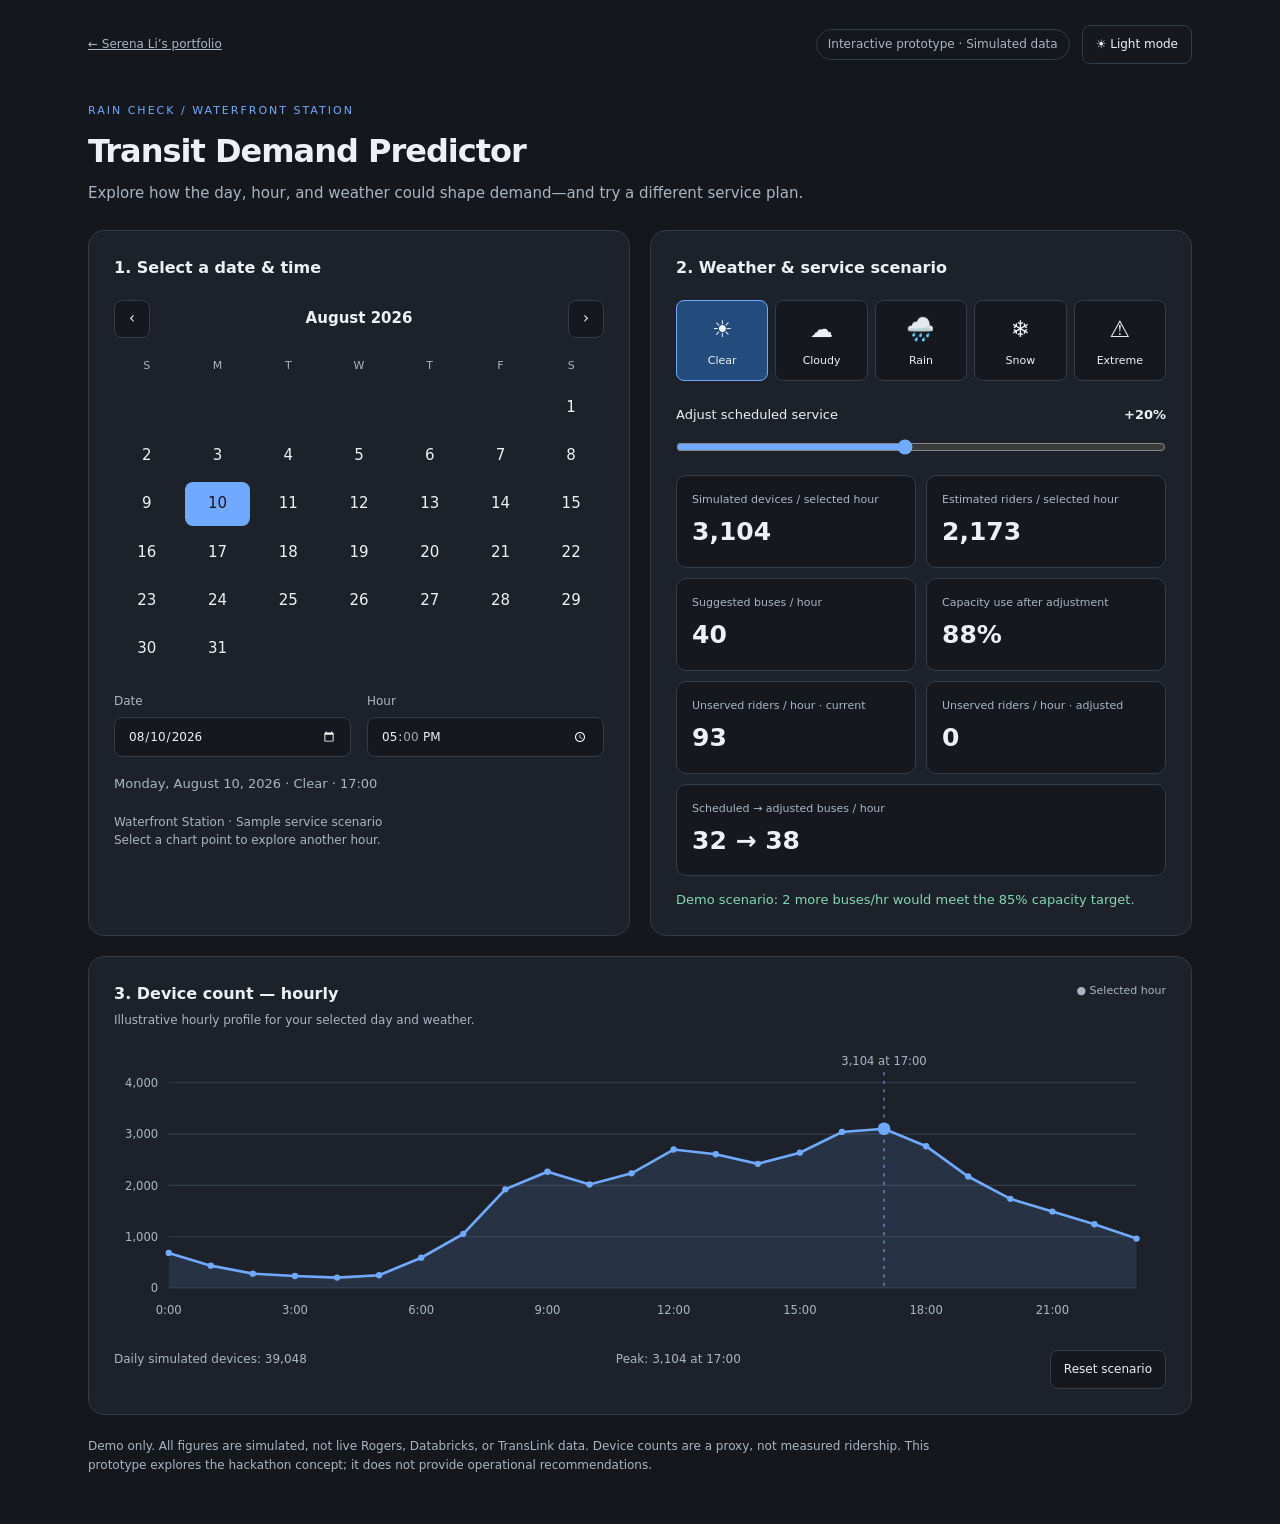
<file: rain-check.html>
<!DOCTYPE html>
<html lang="en">
<head>
<meta charset="UTF-8">
<meta name="viewport" content="width=device-width, initial-scale=1">
<title>Rain Check · Transit Demand Predictor</title>
<style>
:root{color-scheme:dark;--bg:#14171c;--panel:#1d222a;--field:#15191f;--text:#edf1f7;--muted:#aab5c4;--line:#343c48;--blue:#70aaff;--selected:#234b7c;--green:#83d8b1}*{box-sizing:border-box}body{margin:0;background:var(--bg);color:var(--text);font:15px/1.55 system-ui,-apple-system,sans-serif}body.light{color-scheme:light;--bg:#f0f2f3;--panel:#fff;--field:#f5f7fa;--text:#263547;--muted:#59687a;--line:#d5dde6;--blue:#2465b9;--selected:#dbeaff;--green:#21674e}main{max-width:1160px;margin:auto;padding:25px 28px 50px}a{color:inherit}.top{display:flex;justify-content:space-between;gap:20px;align-items:center;flex-wrap:wrap;font-size:12px;color:var(--muted)}.pill{border:1px solid var(--line);border-radius:30px;padding:5px 11px}.intro{margin:34px 0 24px}h1{font-size:32px;letter-spacing:-1px;margin:6px 0}h2{font-size:16px;margin:0 0 20px}p{margin:0;color:var(--muted)}.eyebrow{text-transform:uppercase;letter-spacing:2px;font-size:11px;color:var(--blue)}.layout{display:grid;grid-template-columns:1fr 1fr;gap:20px}.panel{background:var(--panel);border:1px solid var(--line);border-radius:16px;padding:25px;min-width:0}button,input,select{font:inherit;color:var(--text)}button,select,input[type=date],input[type=time]{background:var(--field);border:1px solid var(--line);border-radius:8px;padding:9px 13px}button{cursor:pointer}button:hover{border-color:var(--blue)}button:focus-visible,a:focus-visible,input:focus-visible{outline:3px solid var(--blue);outline-offset:3px}button[aria-pressed=true]{background:var(--selected);border-color:var(--blue)}.monthbar{display:flex;justify-content:space-between;align-items:center;margin:12px 0}.monthbar button{padding:6px 14px}.calendar{display:grid;grid-template-columns:repeat(7,minmax(0,1fr));gap:5px}.weekday{text-align:center;color:var(--muted);font-size:11px;padding:7px 0}.calendar button{padding:9px 0;background:transparent;border-color:transparent;min-height:40px}.calendar button[aria-pressed=true]{background:var(--blue);color:var(--bg)}.dates{display:flex;gap:16px;flex-wrap:wrap;margin-top:22px}.dates label{flex:1;min-width:140px}.dates input{display:block;width:100%;margin-top:6px}.small{font-size:12px;color:var(--muted)}.weather{display:grid;grid-template-columns:repeat(5,minmax(0,1fr));gap:7px}.weather button{padding:11px 2px;font-size:11px}.weather span{display:block;font-size:23px;margin-bottom:4px}.range-label{display:flex;justify-content:space-between;margin-top:24px;font-size:13px}input[type=range]{width:100%;accent-color:var(--blue);margin:14px 0 20px}.metrics{display:grid;grid-template-columns:1fr 1fr;gap:10px}.metric{background:var(--field);border:1px solid var(--line);border-radius:10px;padding:15px}.metric .label{font-size:11px;color:var(--muted);display:block;min-height:18px}.value{display:block;font-size:25px;font-weight:650;margin-top:4px;font-variant-numeric:tabular-nums}.wide{grid-column:1/-1}.recommendation{margin-top:14px;color:var(--green);font-size:13px}.chart-panel{margin-top:20px}.chart-head{display:flex;justify-content:space-between;align-items:start;gap:16px;flex-wrap:wrap}.chart{width:100%;display:block;margin-top:16px;overflow:visible}.chart text{font:11px system-ui;fill:var(--muted)}.summary{display:flex;justify-content:space-between;gap:15px;flex-wrap:wrap;font-size:12px;color:var(--muted);margin-top:10px}.note{margin-top:22px;font-size:12px;max-width:850px}.scenario{margin-top:17px;font-size:13px;color:var(--muted)}.actions{display:flex;gap:12px;align-items:center}.legend{font-size:11px;color:var(--muted)}@media(max-width:760px){main{padding:20px 16px}.layout{grid-template-columns:1fr}.panel{padding:20px}h1{font-size:27px}.weather button{min-height:66px}.value{font-size:22px}}
</style>
</head>
<body>
<main>
<div class="top"><a href="index.html#work-data">← Serena Li’s portfolio</a><div class="actions"><span class="pill">Interactive prototype · Simulated data</span><button id="theme" type="button">☀ Light mode</button></div></div>
<header class="intro"><span class="eyebrow">Rain Check / Waterfront Station</span><h1>Transit Demand Predictor</h1><p>Explore how the day, hour, and weather could shape demand—and try a different service plan.</p></header>
<div class="layout">
<section class="panel" aria-labelledby="date-heading"><h2 id="date-heading">1. Select a date &amp; time</h2><div class="monthbar"><button id="prev" aria-label="Previous month">‹</button><strong id="month"></strong><button id="next" aria-label="Next month">›</button></div><div class="calendar" id="calendar" aria-label="Choose a day"></div><div class="dates"><label class="small">Date<input type="date" id="date" value="2026-08-10"></label><label class="small">Hour<input type="time" id="time" value="17:00" step="3600"></label></div><div class="scenario" id="scenario"></div><p class="small" style="margin-top:18px">Waterfront Station · Sample service scenario<br>Select a chart point to explore another hour.</p></section>
<section class="panel" aria-labelledby="weather-heading"><h2 id="weather-heading">2. Weather &amp; service scenario</h2><div class="weather" aria-label="Weather conditions"><button data-weather="Clear" aria-pressed="true"><span>☀️</span>Clear</button><button data-weather="Cloudy" aria-pressed="false"><span>☁️</span>Cloudy</button><button data-weather="Rain" aria-pressed="false"><span>🌧️</span>Rain</button><button data-weather="Snow" aria-pressed="false"><span>❄️</span>Snow</button><button data-weather="Extreme" aria-pressed="false"><span>⚠️</span>Extreme</button></div><label class="range-label" for="service"><span>Adjust scheduled service</span><strong id="service-label">+20%</strong></label><input type="range" id="service" min="-50" max="100" step="10" value="20"><div class="metrics" id="metrics" aria-live="polite"></div><div class="recommendation" id="recommendation"></div></section>
</div>
<section class="panel chart-panel"><div class="chart-head"><div><h2 style="margin-bottom:4px">3. Device count — hourly</h2><p class="small">Illustrative hourly profile for your selected day and weather.</p></div><span class="legend">● Selected hour</span></div><svg id="chart" class="chart" viewBox="0 0 1000 280" role="img" aria-label="Simulated hourly device count"></svg><div class="summary"><span id="total"></span><span id="peak"></span><button id="reset" type="button">Reset scenario</button></div></section>
<p class="note">Demo only. All figures are simulated, not live Rogers, Databricks, or TransLink data. Device counts are a proxy, not measured ridership. This prototype explores the hackathon concept; it does not provide operational recommendations.</p>
</main>
<script>
const shape=[.22,.14,.09,.075,.065,.08,.19,.34,.62,.73,.65,.72,.87,.84,.78,.85,.98,1,.89,.7,.56,.48,.4,.31];
const weatherFactors={Clear:1,Cloudy:.97,Rain:.8,Snow:.65,Extreme:.48};
function model(date,hour,weather,adjust){const d=new Date(date+'T12:00:00');const weekend=[0,6].includes(d.getDay());const seed=(d.getDate()*7+(d.getMonth()+1)*3)%13;const scale=(weekend?2350:3200)*(0.94+seed/100)*weatherFactors[weather];const counts=shape.map((v,h)=>Math.round(v*scale*(weekend?(h<9?.8:1.05):1)));const devices=counts[hour];const riders=Math.round(devices*.7);const capacity=65;const scheduled=weekend?([7,8,9,16,17,18].includes(hour)?22:16):([7,8,9,16,17,18].includes(hour)?32:22);const adjusted=Math.max(1,Math.round(scheduled*(1+adjust/100)));const recommended=Math.ceil(riders/(capacity*.85));return{counts,devices,riders,scheduled,adjusted,recommended,utilization:Math.round(riders/(adjusted*capacity)*100),waitingNow:Math.max(0,riders-scheduled*capacity),waitingAfter:Math.max(0,riders-adjusted*capacity),weekend};}
const $=id=>document.getElementById(id);const state={date:'2026-08-10',hour:17,weather:'Clear',adjust:20};let month=new Date(2026,7,1);const fmt=n=>n.toLocaleString('en-CA');
function calendar(){const name=month.toLocaleDateString('en-CA',{month:'long',year:'numeric'});$('month').textContent=name;const el=$('calendar');el.replaceChildren();['S','M','T','W','T','F','S'].forEach(t=>{const x=document.createElement('span');x.className='weekday';x.textContent=t;el.append(x)});for(let i=0;i<month.getDay();i++)el.append(document.createElement('span'));const days=new Date(month.getFullYear(),month.getMonth()+1,0).getDate();for(let day=1;day<=days;day++){const date=month.getFullYear()+'-'+String(month.getMonth()+1).padStart(2,'0')+'-'+String(day).padStart(2,'0');const b=document.createElement('button');b.type='button';b.textContent=day;b.setAttribute('aria-label',date);b.setAttribute('aria-pressed',String(date===state.date));b.onclick=()=>{state.date=date;$('date').value=date;calendar();render()};el.append(b)}}
function chart(counts){const max=Math.ceil(Math.max(...counts)/1000)*1000;const x=h=>52+h*40;const y=v=>230-v/max*195;const pts=counts.map((v,h)=>[x(h),y(v)]);let svg='';for(let i=0;i<=4;i++){const v=max*i/4;svg+=`<line x1="52" y1="${y(v)}" x2="972" y2="${y(v)}" stroke="var(--line)"/><text x="42" y="${y(v)+4}" text-anchor="end">${fmt(v)}</text>`;}svg+=`<path d="M52,230 L${pts.map(p=>p.join(',')).join(' L')} L972,230 Z" fill="var(--blue)" opacity=".12"/><polyline points="${pts.map(p=>p.join(',')).join(' ')}" fill="none" stroke="var(--blue)" stroke-width="2.5"/>`;for(let h=0;h<24;h++){if(h%3===0)svg+=`<text x="${x(h)}" y="255" text-anchor="middle">${h}:00</text>`;svg+=`<circle cx="${x(h)}" cy="${y(counts[h])}" r="${h===state.hour?6:3}" fill="var(--blue)"/>`;}svg+=`<line x1="${x(state.hour)}" x2="${x(state.hour)}" y1="25" y2="230" stroke="var(--blue)" stroke-dasharray="3 5"/><text x="${x(state.hour)}" y="18" text-anchor="${state.hour>21?'end':state.hour<2?'start':'middle'}">${fmt(counts[state.hour])} at ${state.hour}:00</text>`;svg+='<rect id="chart-hit" x="32" y="25" width="960" height="210" fill="transparent"/>';$('chart').innerHTML=svg;$('chart-hit').onclick=e=>{const pt=$('chart').createSVGPoint();pt.x=e.clientX;pt.y=e.clientY;const p=pt.matrixTransform($('chart').getScreenCTM().inverse());state.hour=Math.min(23,Math.max(0,Math.round((p.x-52)/40)));$('time').value=String(state.hour).padStart(2,'0')+':00';render()};$('chart').setAttribute('aria-label',`Simulated device count by hour. Selected ${state.hour}:00: ${counts[state.hour]}. Use the hour input to select a time.`);}
function render(){const m=model(state.date,state.hour,state.weather,state.adjust);$('service-label').textContent=(state.adjust>=0?'+':'')+state.adjust+'%';document.querySelectorAll('[data-weather]').forEach(b=>b.setAttribute('aria-pressed',String(b.dataset.weather===state.weather)));const values=[['Simulated devices / selected hour',fmt(m.devices)],['Estimated riders / selected hour',fmt(m.riders)],['Suggested buses / hour',m.recommended],['Capacity use after adjustment',m.utilization+'%'],['Unserved riders / hour · current',fmt(m.waitingNow)],['Unserved riders / hour · adjusted',fmt(m.waitingAfter)],['Scheduled → adjusted buses / hour',m.scheduled+' → '+m.adjusted]];$('metrics').innerHTML=values.map(([label,v],i)=>`<div class="metric ${i===6?'wide':''}"><span class="label">${label}</span><span class="value">${v}</span></div>`).join('');$('scenario').textContent=new Date(state.date+'T12:00:00').toLocaleDateString('en-CA',{weekday:'long',month:'long',day:'numeric',year:'numeric'})+' · '+state.weather+' · '+state.hour+':00';const diff=m.recommended-m.adjusted;$('recommendation').textContent=diff>0?`Demo scenario: ${diff} more buses/hr would meet the 85% capacity target.`:diff<0?`Demo scenario: ${-diff} buses/hr above the 85% capacity target.`:'Demo scenario: your plan matches the 85% capacity target.';chart(m.counts);const total=m.counts.reduce((a,b)=>a+b,0);const peak=Math.max(...m.counts);$('total').textContent='Daily simulated devices: '+fmt(total);$('peak').textContent='Peak: '+fmt(peak)+' at '+m.counts.indexOf(peak)+':00';}
$('prev').onclick=()=>{month=new Date(month.getFullYear(),month.getMonth()-1,1);calendar()};$('next').onclick=()=>{month=new Date(month.getFullYear(),month.getMonth()+1,1);calendar()};$('date').onchange=e=>{if(!e.target.value)return;state.date=e.target.value;const d=new Date(state.date+'T12:00:00');month=new Date(d.getFullYear(),d.getMonth(),1);calendar();render()};$('time').onchange=e=>{if(!e.target.value)return;state.hour=Number(e.target.value.split(':')[0]);e.target.value=String(state.hour).padStart(2,'0')+':00';render()};document.querySelectorAll('[data-weather]').forEach(b=>b.onclick=()=>{state.weather=b.dataset.weather;render()});$('service').oninput=e=>{state.adjust=Number(e.target.value);render()};$('theme').onclick=()=>{const light=document.body.classList.toggle('light');$('theme').textContent=light?'☾ Dark mode':'☀ Light mode'};$('reset').onclick=()=>{Object.assign(state,{date:'2026-08-10',hour:17,weather:'Clear',adjust:20});month=new Date(2026,7,1);$('date').value=state.date;$('time').value='17:00';$('service').value=20;calendar();render()};calendar();render();
</script>
</body>
</html>
</file>
<file: style.css>
#portfolio {
  --page:#F0F2F3;
  --type:#263547;
  background:var(--page);
  color:var(--type);
  font:400 15px/1.65 'Source Sans 3',Arial,sans-serif
}

#portfolio * {
  box-sizing:border-box
}

#portfolio a {
  color:inherit;
  text-decoration:none
}

#portfolio header {
  padding:37px 7% 0;
  text-align:center
}

#portfolio .name {
  font:400 36px/1.2 Italiana,Georgia,serif;
  letter-spacing:3px
}

#portfolio nav {
  display:flex;
  justify-content:center;
  gap:30px;
  margin-top:24px;
  flex-wrap:wrap
}

#portfolio nav a {
  font:400 16px/1.5 Georgia,serif;
  padding:5px 0;
  border-bottom:1px solid transparent
}

#portfolio nav a:hover {
  border-color:currentColor
}

#portfolio .hero {
  text-align:center;
  padding:106px 6% 70px
}

#portfolio .overline {
  font-size:11px;
  letter-spacing:3px;
  margin:0 0 26px
}

#portfolio h1 {
  font:400 clamp(36px,6.6vw,68px)/1.16 Italiana,Georgia,serif;
  letter-spacing:.5px;
  margin:0
}

#portfolio .intro {
  max-width:400px;
  margin:26px auto 30px;
  font-size:14px
}

#portfolio .outline {
  display:inline-block;
  border:1px solid color-mix(in srgb,var(--type) 50%,transparent);
  padding:12px 27px;
  font-size:11px;
  letter-spacing:1.5px
}

#portfolio .outline:hover {
  background:var(--type);
  color:var(--page)
}

#portfolio .scroll {
  display:block;
  margin-top:46px;
  font-size:20px
}

#portfolio .about {
  margin:0 7%;
  padding:42px 0;
  border-top:1px solid color-mix(in srgb,var(--type) 20%,transparent);
  display:grid;
  grid-template-columns:1fr 1.6fr;
  gap:35px
}

#portfolio h2 {
  font:400 31px/1.2 Italiana,Georgia,serif;
  margin:8px 0 15px
}

#portfolio .about p {
  margin:0;
  font-size:14px;
  max-width:420px
}

#portfolio .sectionlabel {
  font-size:10px;
  letter-spacing:2px
}

#portfolio .work {
  padding:35px 7% 50px
}

#portfolio .workhead {
  display:flex;
  justify-content:space-between;
  align-items:center;
  gap:16px;
  flex-wrap:wrap
}

#portfolio .workhead h2 {
  margin:0
}

#portfolio .workhead span {
  font-size:11px
}

#portfolio .projects {
  margin-top:24px;
  border-top:1px solid color-mix(in srgb,var(--type) 20%,transparent)
}

#portfolio .project {
  display:grid;
  grid-template-columns:32px 1fr auto;
  gap:15px;
  align-items:center;
  border-bottom:1px solid color-mix(in srgb,var(--type) 20%,transparent);
  padding:22px 0
}

#portfolio .number {
  font-size:11px
}

#portfolio h3 {
  font:400 22px/1.3 Italiana,Georgia,serif;
  margin:0 0 5px
}

#portfolio .tag {
  font-size:10px;
  letter-spacing:1.4px;
  text-transform:uppercase
}

#portfolio .arrow {
  font-size:23px
}

#portfolio .contact {
  border-top:1px solid color-mix(in srgb,var(--type) 20%,transparent);
  margin:0 7%;
  padding:42px 0;
  text-align:center
}

#portfolio .contact a {
  font-size:13px;
  border-bottom:1px solid color-mix(in srgb,var(--type) 50%,transparent);
  padding-bottom:4px;
  overflow-wrap:anywhere
}

#portfolio footer {
  padding:18px 7%;
  border-top:1px solid color-mix(in srgb,var(--type) 20%,transparent);
  display:flex;
  justify-content:space-between;
  font-size:10px;
  gap:16px;
  flex-wrap:wrap
}

@media(max-width:480px) {
  #portfolio .hero {
  padding-top:75px
}

#portfolio nav {
  gap:20px
}

#portfolio .about {
  grid-template-columns:1fr;
  gap:10px
}

#portfolio .project {
  gap:8px;
  grid-template-columns:24px 1fr 20px
}

#portfolio h3 {
  font-size:20px
}

#portfolio .name {
  font-size:30px
}


}

#portfolio .hero {
  padding-top:85px;
  padding-bottom:55px
}

#portfolio .intro {
  max-width:480px
}

#portfolio .journal-link {
  display:inline-block;
  font:15px Georgia,serif;
  border-bottom:1px solid currentColor;
  padding:4px 0
}

#portfolio .about {
  grid-template-columns:200px 1fr;
  gap:45px;
  align-items:center;
  padding:50px 0
}

#portfolio .portrait-note {
  margin:0
}

#portfolio .portrait-note img {
  display:block;
  width:100%;
  height:auto;
  border-radius:95px 95px 2px 2px
}

#portfolio figcaption {
  font:11px Georgia,serif;
  margin-top:10px;
  text-align:center
}

#portfolio .about-copy p {
  margin:0 0 15px
}

#portfolio .about-copy h2 {
  font-size:34px;
  margin-bottom:20px
}

#portfolio .personal-note {
  font-style:italic
}

#portfolio .tag,#portfolio .sectionlabel,#portfolio footer {
  font-size:11px
}

@media(max-width:520px) {
  #portfolio .about {
  grid-template-columns:1fr;
  gap:30px
}

#portfolio .portrait-note {
  max-width:200px;
  margin:0 auto
}

#portfolio .hero {
  padding-top:66px
}

#portfolio .intro br {
  display:none
}


}

#portfolio .work {
  padding:0 7% 25px
}

#portfolio .discipline {
  border-top:1px solid #26354744;
  padding:36px 0 50px
}

#portfolio .discipline-head {
  display:grid;
  grid-template-columns:1fr 1.6fr;
  gap:28px;
  margin-bottom:28px;
  align-items:start
}

#portfolio .discipline-head h2 {
  font:400 25px/1.25 Italiana,Georgia,serif;
  margin:0;
  letter-spacing:1px
}

#portfolio .discipline-head p {
  font:400 20px/1.45 Italiana,Georgia,serif;
  margin:0;
  max-width:360px
}

#portfolio .work-grid {
  display:grid;
  grid-template-columns:repeat(2,minmax(0,1fr));
  gap:22px
}

#portfolio article {
  background:#fafbfc;
  border:1px solid #d6dce2;
  border-radius:5px;
  overflow:hidden;
  display:flex;
  flex-direction:column;
  min-width:0
}

#portfolio .cover {
  height:165px;
  background:#e1e7ed;
  display:flex;
  align-items:center;
  justify-content:center;
  overflow:hidden;
  padding:20px
}

#portfolio .cover svg {
  width:100%;
  height:100%
}

#portfolio .cardtext {
  padding:20px;
  display:flex;
  flex-direction:column;
  flex:1
}

#portfolio .category {
  font:400 10px/1.4 'Source Sans 3',sans-serif;
  letter-spacing:1.6px;
  text-transform:uppercase
}

#portfolio .cardtext h3 {
  font:400 23px/1.2 Italiana,Georgia,serif;
  margin:10px 0 12px
}

#portfolio .cardtext p {
  font:400 13px/1.7 'Source Sans 3',sans-serif;
  margin:0 0 22px
}

#portfolio .cardfoot {
  display:flex;
  flex-wrap:wrap;
  justify-content:space-between;
  gap:10px;
  font-size:11px;
  margin-top:auto
}

#portfolio .cardfoot a {
  border-bottom:1px solid #26354755
}

#portfolio .network {
  background:#e5e8ec
}

#portfolio .research {
  background:#e7e9e8
}

#portfolio .sheet {
  background:#fafbfc;
  width:130px;
  height:125px;
  padding:17px;
  transform:rotate(-8deg);
  box-shadow:8px 8px 0 #ccd2d7;
  font:17px Georgia,serif
}

#portfolio .sheet span {
  display:block;
  height:2px;
  background:#aeb8c3;
  margin-top:8px
}

#portfolio .music {
  background:#e2e6eb;
  gap:17px
}

#portfolio .record {
  width:90px;
  height:90px;
  border-radius:50%;
  flex-shrink:0;
  background:repeating-radial-gradient(#263547 0 3px,#3f5064 4px 5px);
  display:grid;
  place-items:center
}

#portfolio .record:after {
  content:'';
  width:26px;
  height:26px;
  border:6px solid #9facba;
  background:#e8ecf0;
  border-radius:50%
}

#portfolio .musiclabel {
  font:25px/1.1 Italiana,Georgia,serif
}

#portfolio .game {
  font:32px Italiana,Georgia,serif;
  background:#e5e9ed
}

#portfolio .piano {
  gap:4px;
  background:#e1e6ec
}

#portfolio .key {
  height:110px;
  width:24px;
  background:#fafbfc;
  border-bottom:5px solid #b9c4ce;
  position:relative
}

#portfolio .key:nth-child(3n):after {
  content:'';
  position:absolute;
  right:-9px;
  top:0;
  width:14px;
  height:66px;
  background:#263547;
  z-index:1
}

#portfolio .wave {
  gap:5px;
  background:#e3e7ec
}

#portfolio .wave span {
  width:7px;
  border-radius:4px;
  background:#52677f
}

#portfolio .section-jumps {
  display:flex;
  justify-content:center;
  gap:25px;
  flex-wrap:wrap;
  padding:0 7% 32px;
  font-size:12px
}

#portfolio .section-jumps a {
  border-bottom:1px solid #26354755
}

@media(max-width:520px) {
  #portfolio .discipline-head {
  grid-template-columns:1fr;
  gap:12px
}

#portfolio .work-grid {
  grid-template-columns:1fr
}

#portfolio .section-jumps {
  gap:18px
}


}

#portfolio header {
  display:flex;
  justify-content:space-between;
  align-items:center;
  gap:25px;
  padding:26px 7%;
  border-bottom:1px solid #26354725;
  text-align:left;
  flex-wrap:wrap
}

#portfolio header nav {
  margin:0;
  gap:25px
}

#portfolio .name {
  font-size:30px;
  letter-spacing:0
}

#portfolio .hero {
  display:grid;
  grid-template-columns:1.25fr 1fr;
  gap:38px;
  align-items:center;
  text-align:left;
  padding:70px 7%
}

#portfolio .hero h1 {
  font:400 clamp(36px,5.5vw,62px)/1.1 Italiana,Georgia,serif;
  letter-spacing:-.5px;
  margin:0 0 23px
}

#portfolio .hero .overline {
  font-size:11px;
  letter-spacing:2px;
  margin-bottom:22px
}

#portfolio .hero .intro {
  font-size:13px;
  line-height:1.8;
  margin:0 0 20px;
  max-width:none
}

#portfolio .hero-photo {
  margin:0;
  aspect-ratio:1;
  overflow:hidden
}

#portfolio .hero-photo img {
  display:block;
  width:100%;
  height:100%;
  object-fit:cover;
  object-position:center 28%;
  border-radius:0
}

#portfolio .hero-actions {
  display:flex;
  align-items:center;
  flex-wrap:wrap;
  gap:20px;
  font-size:12px;
  margin-top:28px
}

#portfolio .solid-link {
  background:#263547;
  color:#f0f2f3;
  padding:12px 17px
}

@media(max-width:540px) {
  #portfolio .hero {
  grid-template-columns:1fr;
  padding:42px 7%;
  gap:30px
}

#portfolio .hero-photo {
  max-width:360px;
  width:100%;
  margin:auto
}

#portfolio .name {
  font-size:27px
}

#portfolio header nav {
  gap:18px
}

#portfolio header nav a {
  font-size:14px
}


}


/* Page defaults and keyboard accessibility */
html { scroll-behavior: smooth; }
body { margin: 0; background: #f0f2f3; }
#portfolio { max-width: 1440px; margin: 0 auto; }
#portfolio a:focus-visible { outline: 2px solid currentColor; outline-offset: 5px; }
@media (prefers-reduced-motion: reduce) {
  html { scroll-behavior: auto; }
}

/* Serif typography for body copy, navigation, labels and links. */
#portfolio {
  font-family: "Libre Baskerville", Georgia, serif;
}

#portfolio p,
#portfolio .hero .intro,
#portfolio .cardtext p,
#portfolio nav a,
#portfolio .overline,
#portfolio .sectionlabel,
#portfolio .sectionnote,
#portfolio .category,
#portfolio .tag,
#portfolio .number,
#portfolio .cardfoot,
#portfolio .hero-actions,
#portfolio .journal-link,
#portfolio .outline,
#portfolio .section-jumps,
#portfolio .contact a,
#portfolio footer,
#portfolio figcaption,
#portfolio button {
  font-family: "Libre Baskerville", Georgia, serif;
  font-weight: 400;
}

#portfolio p,
#portfolio .hero .intro,
#portfolio .cardtext p {
  line-height: 1.85;
}

/* Home page social links */
#portfolio .social-links {
  display: flex;
  align-items: center;
  gap: 10px;
  margin-top: 22px;
}

#portfolio .social-links a {
  display: inline-flex;
  align-items: center;
  justify-content: center;
  width: 44px;
  height: 44px;
  color: #263547;
  border-radius: 50%;
}

#portfolio .social-links svg {
  display: block;
  width: 22px;
  height: 22px;
}

#portfolio .social-links a:hover {
  background: #e0e5eb;
}


/* 圆形照片，优先显示人物和地面涂鸦 */
#portfolio .hero-photo {
  aspect-ratio: 1 / 1;
  border-radius: 50%;
  overflow: hidden;
}

#portfolio .hero-photo img {
  width: 100%;
  height: 100%;
  object-fit: cover;
  object-position: center bottom;
  border-radius: 50%;
}

/* About page: one large photo above two smaller photos. */
#portfolio nav a[aria-current="page"] {
  border-bottom-color: currentColor;
}

#portfolio .about-page {
  padding: 60px 7% 80px;
}

#portfolio .about-page-heading {
  margin-bottom: 42px;
}

#portfolio .about-page-heading .overline {
  margin: 0 0 16px;
}

#portfolio .about-page-heading h1 {
  font: 400 clamp(42px, 6vw, 68px) / 1.15 Italiana, Georgia, serif;
  margin: 0;
}

#portfolio .about-page-layout {
  display: grid;
  grid-template-columns: minmax(0, 0.85fr) minmax(0, 1.3fr);
  align-items: start;
  gap: 54px;
}

#portfolio .life-photos {
  display: grid;
  gap: 16px;
}

#portfolio .life-pair {
  display: grid;
  grid-template-columns: repeat(2, minmax(0, 1fr));
  gap: 16px;
}

#portfolio .life-frame {
  position: relative;
  margin: 0;
  aspect-ratio: 1;
  overflow: hidden;
  background: #e2e7ec;
}

#portfolio .life-main {
  aspect-ratio: 4 / 5;
}

#portfolio .life-frame img {
  position: absolute;
  inset: 0;
  width: 100%;
  height: 100%;
  object-fit: cover;
}

#portfolio .photo-placeholder {
  position: absolute;
  inset: 0;
  display: flex;
  flex-direction: column;
  align-items: center;
  justify-content: center;
  padding: 16px;
  text-align: center;
}

#portfolio .photo-placeholder span {
  font: 400 32px / 1.2 Italiana, Georgia, serif;
}

#portfolio .photo-placeholder p {
  font-size: 11px;
  margin: 12px 0 0;
}

#portfolio .about-page-copy section + section {
  margin-top: 36px;
  padding-top: 30px;
  border-top: 1px solid #26354726;
}

#portfolio .about-page-copy h2 {
  font: 400 29px / 1.25 Italiana, Georgia, serif;
  margin: 0 0 20px;
}

#portfolio .about-page-copy p {
  font-size: 14px;
  line-height: 1.95;
  margin: 0 0 20px;
}

#portfolio .about-back-link {
  display: inline-block;
  font-size: 13px;
  margin-top: 12px;
  padding-bottom: 4px;
  border-bottom: 1px solid currentColor;
}

@media (max-width: 680px) {
  #portfolio .about-page {
    padding-top: 38px;
  }

  #portfolio .about-page-layout {
    grid-template-columns: 1fr;
    gap: 36px;
  }

  #portfolio .life-photos {
    max-width: 440px;
    width: 100%;
    margin: 0 auto;
  }
}

/* About: two smaller photographs aligned with their own text sections. */
#portfolio .about-story-row {
  display: grid;
  grid-template-columns: minmax(0, 0.65fr) minmax(0, 1.5fr);
  align-items: start;
  gap: 48px;
}

#portfolio .about-story-photo {
  width: 100%;
  max-width: 280px;
  aspect-ratio: 4 / 5;
}

#portfolio .about-story-row + .about-story-row {
  margin-top: 36px;
  padding-top: 36px;
  border-top: 1px solid #26354726;
}

@media (max-width: 600px) {
  #portfolio .about-story-row {
    grid-template-columns: 1fr;
    gap: 24px;
  }

  #portfolio .about-story-photo {
    max-width: 240px;
  }
}

/* About Me is part of the main scrolling page. */
#portfolio .about-page-heading h2 {
  font: 400 clamp(42px, 6vw, 68px) / 1.15 Italiana, Georgia, serif;
  margin: 0;
}

#portfolio #about-me {
  border-top: 1px solid #26354726;
}

/* Compact About rows with vertically centered copy. */
#portfolio .about-story-row {
  grid-template-columns: minmax(0, 220px) minmax(0, 1fr);
  align-items: center;
  gap: 40px;
}

#portfolio .about-story-photo {
  max-width: 220px;
  aspect-ratio: 4 / 5;
}

#portfolio .about-story-row .about-page-copy p:last-child {
  margin-bottom: 0;
}

#portfolio .about-story-row + .about-story-row {
  margin-top: 28px;
  padding-top: 28px;
}

@media (max-width: 600px) {
  #portfolio .about-story-row {
    grid-template-columns: 1fr;
    gap: 22px;
  }

  #portfolio .about-story-photo {
    max-width: 200px;
    justify-self: center;
  }
}

/* Desktop: three project cards per row. Existing tablet/mobile layouts remain. */
@media (min-width: 1024px) {
  #portfolio .work-grid {
    grid-template-columns: repeat(3, minmax(0, 1fr));
  }

  #portfolio .work-grid .cardtext {
    min-width: 0;
  }

  #portfolio .work-grid .cardtext h3,
  #portfolio .work-grid .cardtext p,
  #portfolio .work-grid .cardfoot {
    overflow-wrap: break-word;
  }
}
</file>
<file: mobility.css>
:root{--paper:#f0f2f3;--ink:#263547;--rule:#d1d9e1;--surface:#fafbfc}*{box-sizing:border-box}html{scroll-behavior:smooth}body{margin:0;background:var(--paper);color:var(--ink);font:400 14px/1.95 'Libre Baskerville',Georgia,serif}a{color:inherit;text-underline-offset:5px;overflow-wrap:anywhere}a:focus-visible,summary:focus-visible{outline:2px solid currentColor;outline-offset:5px}.site-header{max-width:1440px;margin:auto;display:flex;align-items:center;justify-content:space-between;padding:26px 7%;gap:20px;flex-wrap:wrap;border-bottom:1px solid var(--rule)}.name{font:30px/1.2 Italiana,Georgia,serif;text-decoration:none}.site-header nav{display:flex;gap:25px;font-size:14px}.site-header nav a{text-decoration:none}main{max-width:1040px;margin:0 auto;padding:38px 40px 60px}.report-tools{display:flex;justify-content:space-between;gap:20px;align-items:center;font-size:11px;flex-wrap:wrap;padding-bottom:25px;border-bottom:1px solid var(--rule)}.report-tools>div{display:flex;gap:18px;align-items:center;flex-wrap:wrap}.primary{display:inline-block;background:var(--ink);color:var(--paper);padding:12px 16px;text-decoration:none}.contents{margin-top:24px;font-size:12px}.contents summary{cursor:pointer}.contents nav{display:grid;gap:8px;padding:15px 0}.report{max-width:860px;margin:auto}.report-page{padding:35px 0 24px;border-bottom:1px solid var(--rule)}h1,h2,h3{font-family:Italiana,Georgia,serif;font-weight:400;line-height:1.2}h1{font-size:clamp(40px,6vw,65px);letter-spacing:-1px;margin:0 0 25px;max-width:780px}h2{font-size:35px;margin:36px 0 22px;scroll-margin-top:25px}h3{font-size:27px;margin:28px 0 18px;scroll-margin-top:25px}.report-page>h2:first-child{margin-top:0}p{margin:0 0 22px;overflow-wrap:anywhere}.caption{font-size:11px;line-height:1.8;margin:12px 0 24px}.footer{font-size:10px;letter-spacing:.2px;margin:32px 0 0}.table-wrap{width:100%;overflow-x:auto;margin:22px 0 12px}table{width:100%;border-collapse:collapse;background:var(--surface);font-size:12px;line-height:1.8;min-width:550px;text-align:left}th,td{padding:13px 14px;border-bottom:1px solid var(--rule);vertical-align:top;min-width:85px}th{font-weight:700;background:#e4e9ee}figure{margin:26px 0 12px;background:var(--surface);padding:12px;border:1px solid var(--rule)}figure img{display:block;width:100%;height:auto}footer{max-width:960px;margin:auto;padding:25px 40px 45px;font-size:12px}@media(max-width:600px){main{padding:25px 20px 40px}.site-header{padding:22px 20px}.site-header nav{gap:18px;font-size:12px}.report-tools>div{gap:15px}body{font-size:13px}h2{font-size:29px}h3{font-size:24px}figure{padding:5px}.report-page{padding-top:27px}}@media(prefers-reduced-motion:reduce){html{scroll-behavior:auto}}
</file>
